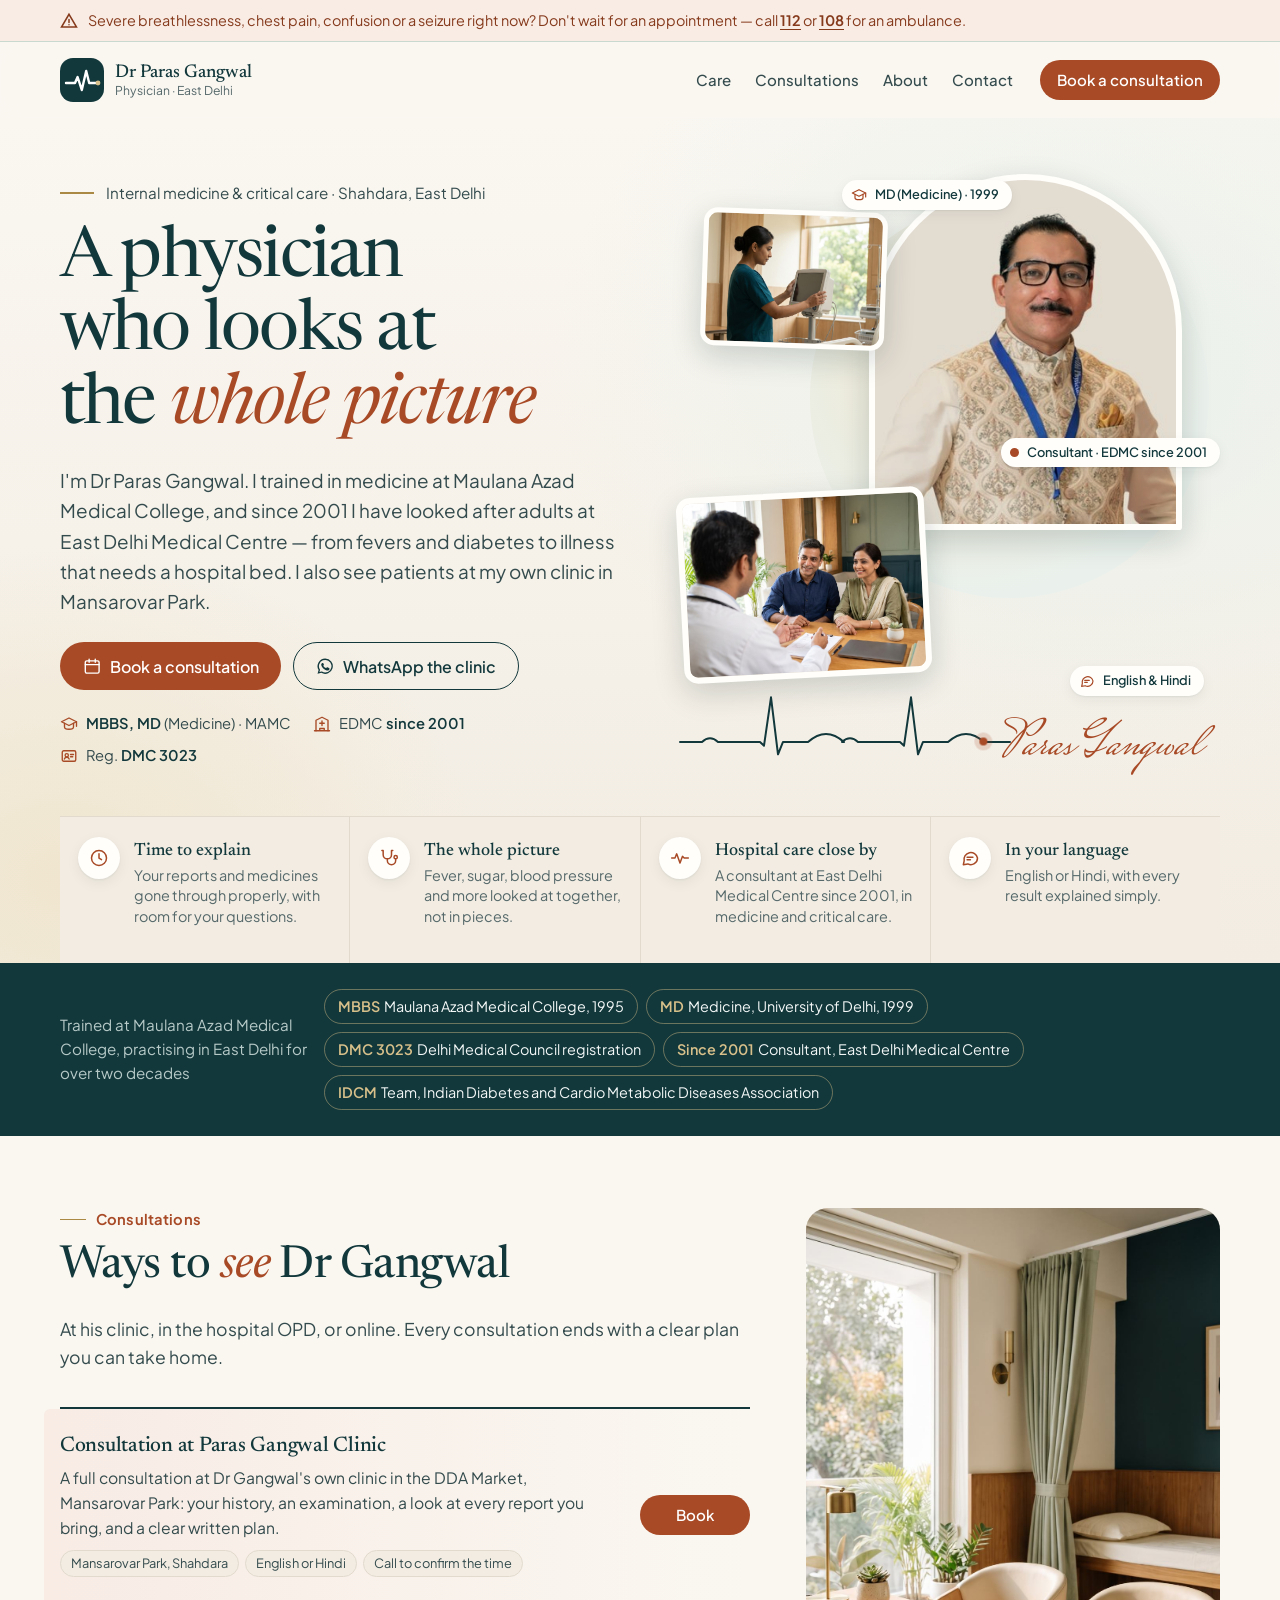
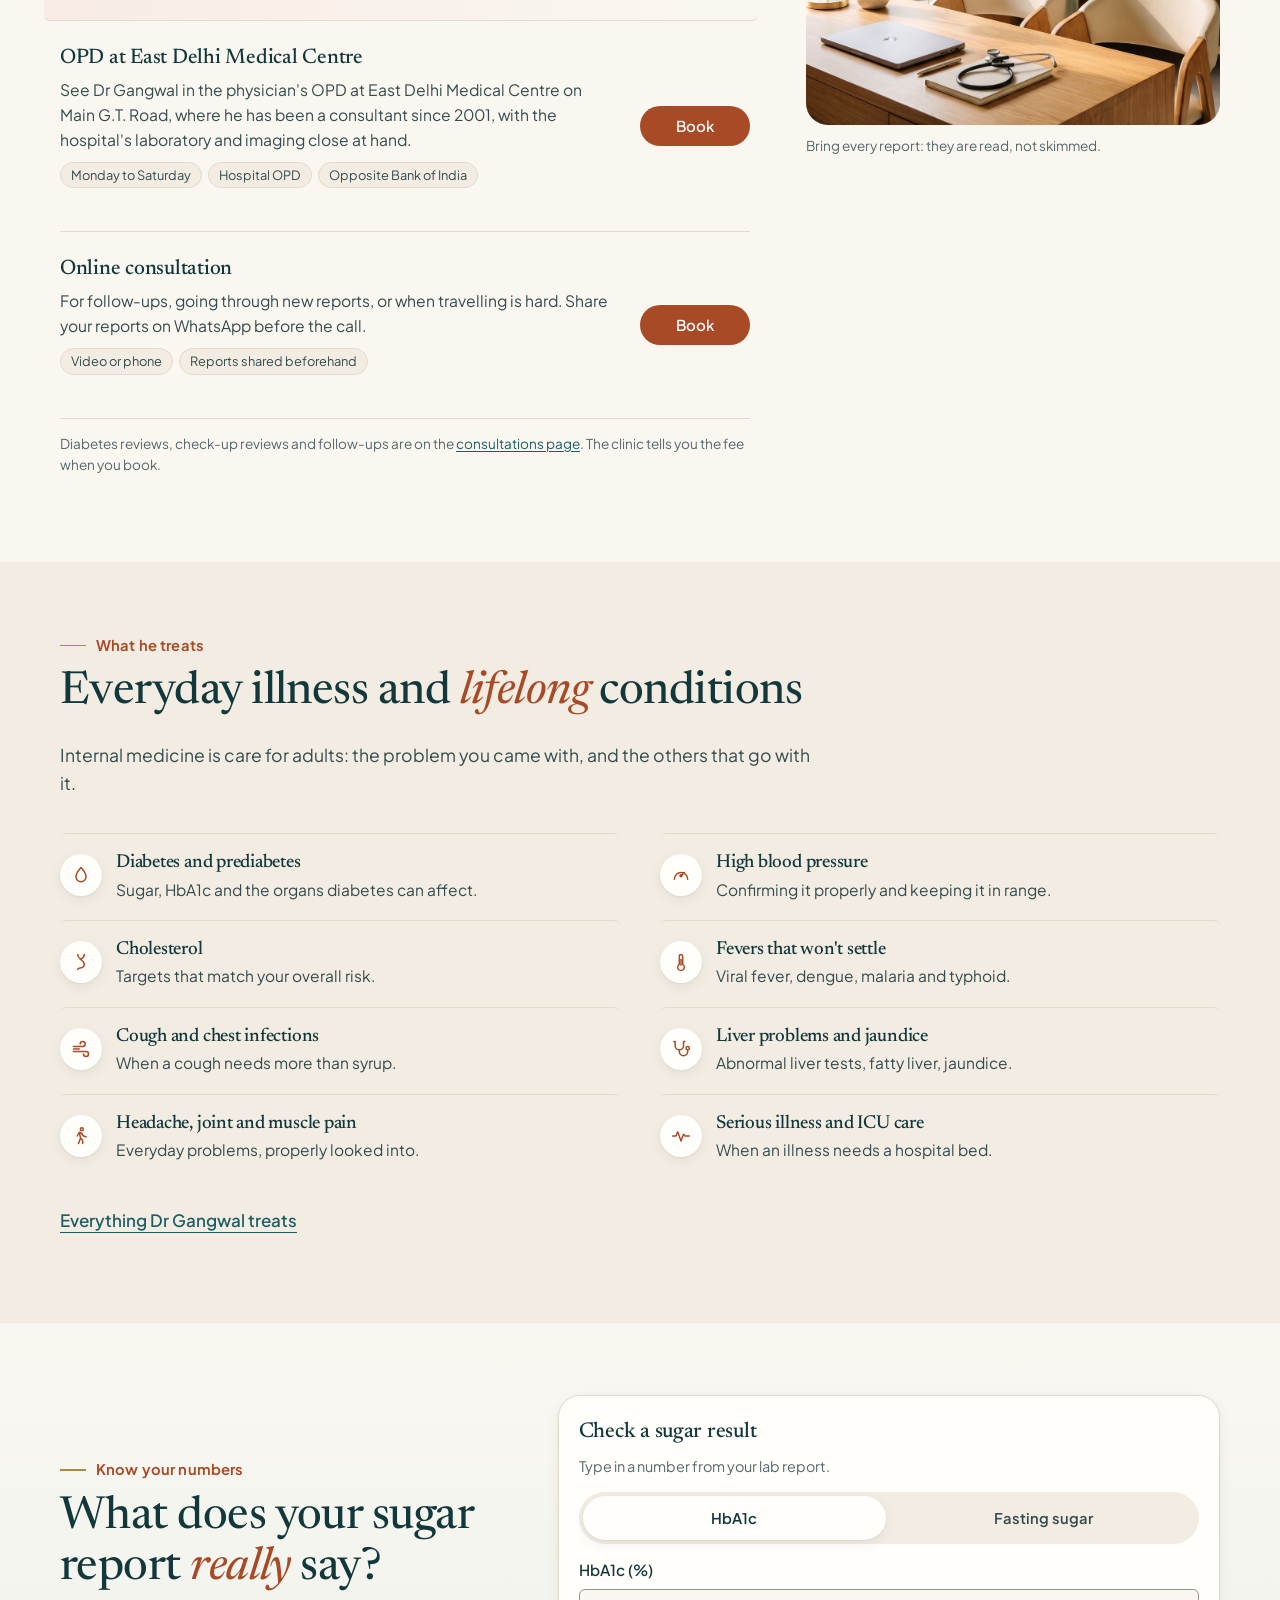
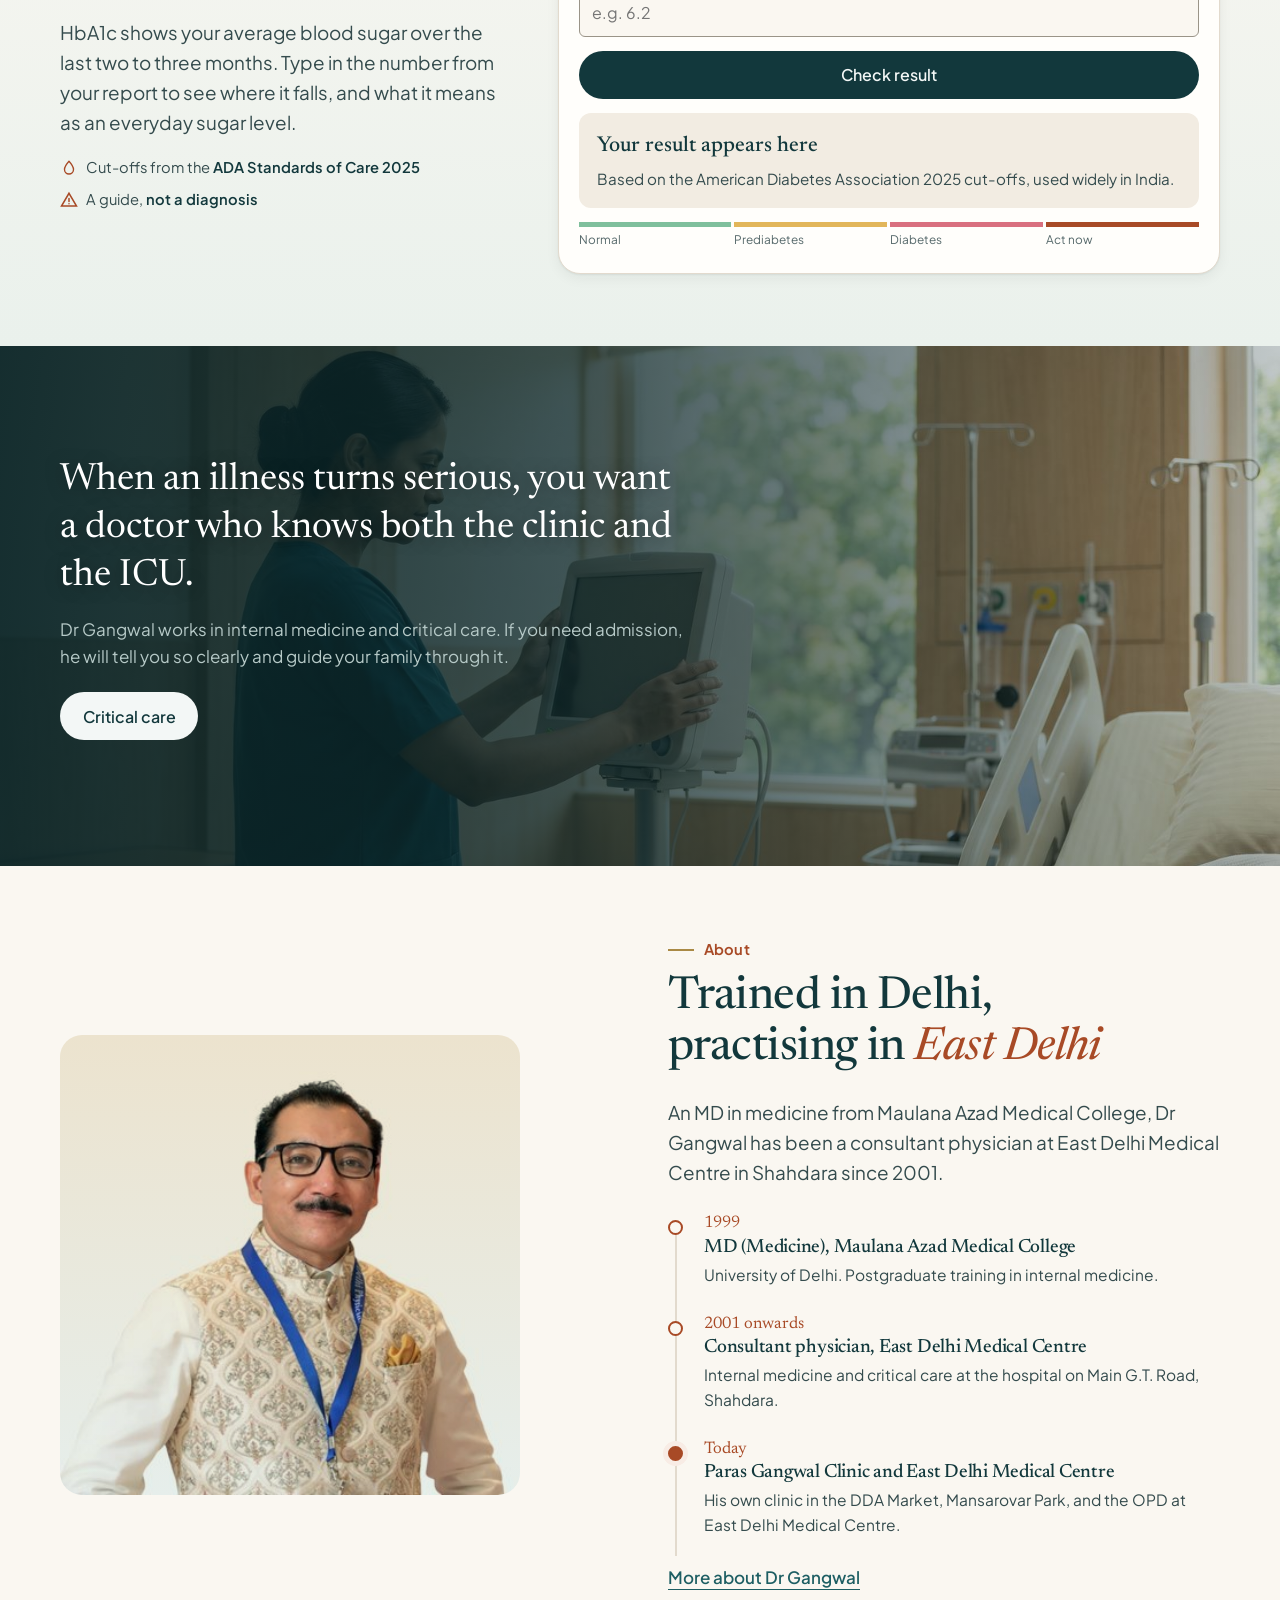
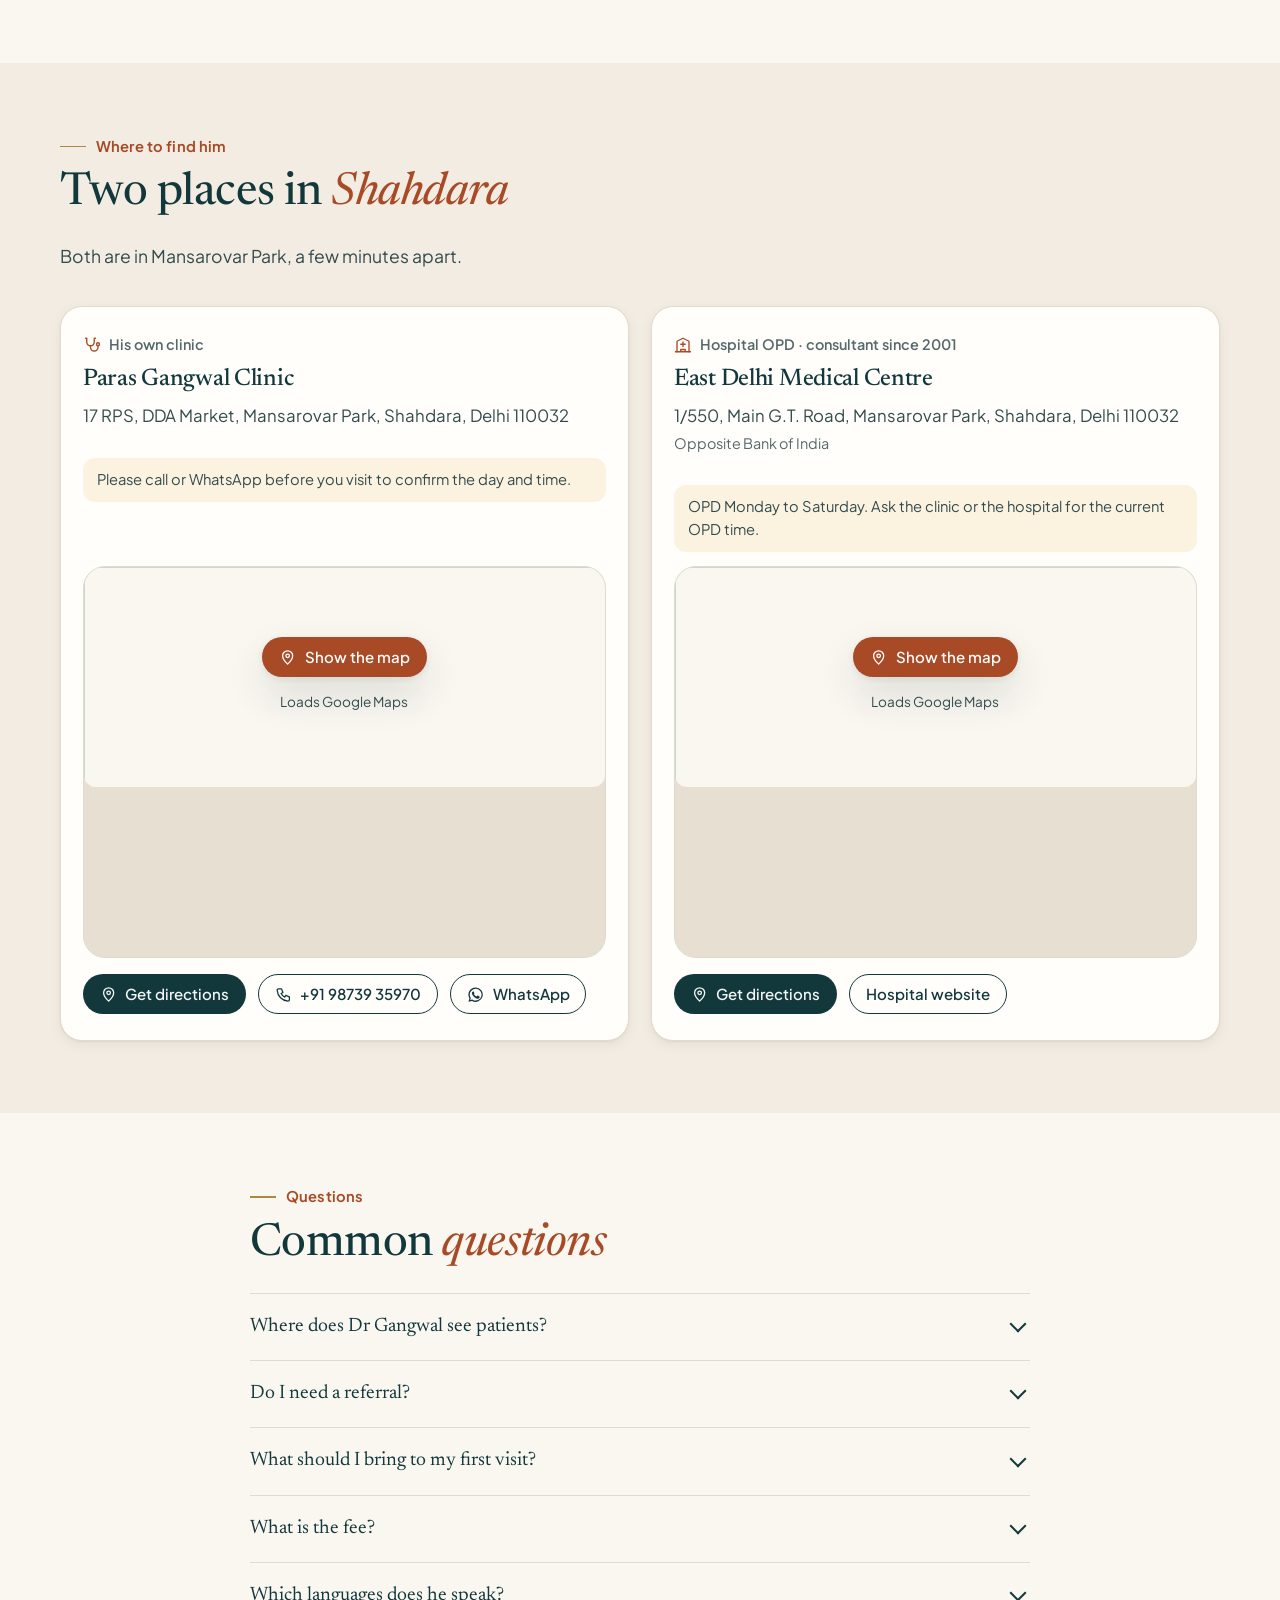
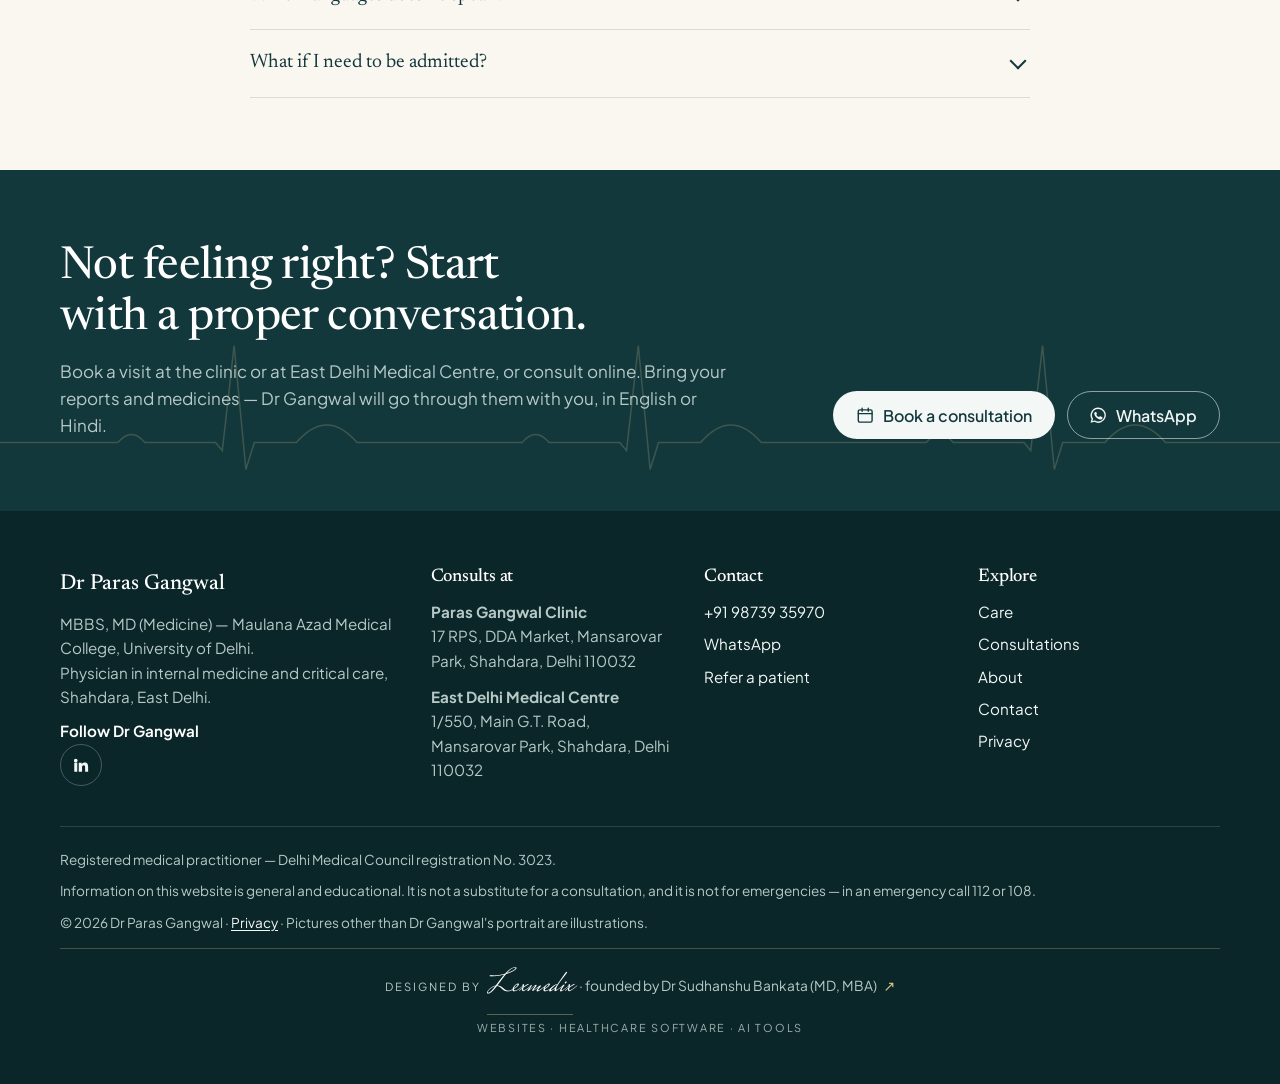
<file: index.html>
<!doctype html>
<html lang="en-IN" data-root="">
<head>
<meta charset="utf-8">
<meta name="viewport" content="width=device-width, initial-scale=1, viewport-fit=cover">
<title>Dr Paras Gangwal · Physician in East Delhi</title>
<meta name="description" content="Dr Paras Gangwal, MD (Medicine): physician in internal medicine and critical care at his clinic in Mansarovar Park and East Delhi Medical Centre.">
<link rel="canonical" href="https://drbankata.github.io/paras-gangwal/">
<meta name="robots" content="noindex, nofollow">
<meta name="theme-color" content="#12383C">
<meta property="og:type" content="website">
<meta property="og:site_name" content="Dr Paras Gangwal · Physician">
<meta property="og:title" content="Dr Paras Gangwal · Physician in East Delhi">
<meta property="og:description" content="Dr Paras Gangwal, MD (Medicine): physician in internal medicine and critical care at his clinic in Mansarovar Park and East Delhi Medical Centre.">
<meta property="og:url" content="https://drbankata.github.io/paras-gangwal/">
<meta property="og:image" content="https://drbankata.github.io/paras-gangwal/assets/img/og-image.jpg">
<meta property="og:image:width" content="1200">
<meta property="og:image:height" content="630">
<meta property="og:locale" content="en_IN">
<meta name="twitter:card" content="summary_large_image">
<link rel="icon" href="assets/img/favicon.svg" type="image/svg+xml">
<link rel="icon" href="assets/img/favicon.png" sizes="32x32" type="image/png">
<link rel="apple-touch-icon" href="assets/img/apple-touch-icon.png">
<link rel="preload" href="assets/fonts/newsreader.woff2" as="font" type="font/woff2" crossorigin>
<link rel="preload" href="assets/fonts/jakarta.woff2" as="font" type="font/woff2" crossorigin>
<link rel="stylesheet" href="assets/css/site.css?v=19ff1a23b8">
<script type="application/ld+json">{"@context": "https://schema.org", "@type": "Physician", "@id": "https://drbankata.github.io/paras-gangwal/#doctor", "name": "Dr Paras Gangwal", "honorificPrefix": "Dr", "url": "https://drbankata.github.io/paras-gangwal/", "image": "https://drbankata.github.io/paras-gangwal/assets/img/paras-gangwal.jpg", "description": "Physician in internal medicine and critical care in East Delhi. MBBS and MD (Medicine), Maulana Azad Medical College, University of Delhi. Delhi Medical Council registration 3023.", "knowsAbout": ["Internal medicine", "Diabetes", "Critical care", "Fevers and infections", "Preventive health checks"], "knowsLanguage": ["en", "hi"], "alumniOf": {"@type": "CollegeOrUniversity", "name": "Maulana Azad Medical College, University of Delhi"}, "hospitalAffiliation": {"@type": "Hospital", "name": "East Delhi Medical Centre", "url": "https://edmc.in/", "address": {"@type": "PostalAddress", "streetAddress": "1/550, Main G.T. Road, Mansarovar Park", "addressLocality": "Shahdara, Delhi", "postalCode": "110032", "addressCountry": "IN"}}, "worksFor": {"@type": "MedicalClinic", "@id": "https://drbankata.github.io/paras-gangwal/#clinic", "name": "Paras Gangwal Clinic", "telephone": "+91-9873935970", "address": {"@type": "PostalAddress", "streetAddress": "17 RPS, DDA Market, Mansarovar Park", "addressLocality": "Shahdara, Delhi", "postalCode": "110032", "addressCountry": "IN"}, "geo": {"@type": "GeoCoordinates", "latitude": 28.6819197, "longitude": 77.2987898}}, "sameAs": ["https://www.linkedin.com/in/paras-gangwal-55a8ba71/", "https://www.practo.com/delhi/doctor/dr-paras-general-physician"]}</script>
<script type="application/ld+json">{"@context": "https://schema.org", "@type": "WebSite", "name": "Dr Paras Gangwal", "url": "https://drbankata.github.io/paras-gangwal/", "inLanguage": "en-IN"}</script>
<script type="application/ld+json">{"@context": "https://schema.org", "@type": "FAQPage", "mainEntity": [{"@type": "Question", "name": "Where does Dr Gangwal see patients?", "acceptedAnswer": {"@type": "Answer", "text": "At his own clinic, Paras Gangwal Clinic, in the DDA Market, Mansarovar Park, and in the OPD of East Delhi Medical Centre on Main G.T. Road, Shahdara. Online consultations are also possible."}}, {"@type": "Question", "name": "Do I need a referral?", "acceptedAnswer": {"@type": "Answer", "text": "No. You can book directly. If another doctor has referred you, bring their note and your reports."}}, {"@type": "Question", "name": "What should I bring to my first visit?", "acceptedAnswer": {"@type": "Answer", "text": "All your recent reports and discharge summaries, your current medicines or their strips, and a list of your questions. For diabetes, bring your sugar readings if you test at home."}}, {"@type": "Question", "name": "What is the fee?", "acceptedAnswer": {"@type": "Answer", "text": "The clinic tells you the fee when you book."}}, {"@type": "Question", "name": "Which languages does he speak?", "acceptedAnswer": {"@type": "Answer", "text": "English and Hindi."}}, {"@type": "Question", "name": "What if I need to be admitted?", "acceptedAnswer": {"@type": "Answer", "text": "If your illness needs hospital care, Dr Gangwal will tell you so clearly and guide you on admission. East Delhi Medical Centre, where he has been a consultant since 2001, is on Main G.T. Road in Shahdara."}}]}</script>
</head>
<body>
<a class="skip" href="#main">Skip to content</a>
<div class="progress" aria-hidden="true"></div>
<aside class="sos" aria-label="Emergency"><div class="wrap"><svg viewBox="0 0 24 24" fill="none" stroke="currentColor" stroke-width="2" stroke-linecap="round" aria-hidden="true"><path d="M12 3 2 20h20L12 3Z"/><path d="M12 10v4M12 17h.01"/></svg><p><span class="long">Severe breathlessness, chest pain, confusion or a seizure right now? Don't wait for an appointment — call</span><span class="short">Very unwell right now? Call</span> <a href="tel:112">112</a> or <a href="tel:108">108</a><span class="long"> for an ambulance</span>.</p></div></aside>
<header class="site-header">
  <div class="wrap head-in">
    <a class="brand" href="./" aria-label="Dr Paras Gangwal — home"><svg class="brand-mark" viewBox="0 0 44 44" aria-hidden="true"><rect width="44" height="44" rx="13" fill="#12383C"/><path d="M6 25h9l2.6-6 4.2 13 4.4-19 3 12H38" fill="none" stroke="#fff" stroke-width="2.4" stroke-linecap="round" stroke-linejoin="round"/><circle cx="38" cy="25" r="2.4" fill="#D8C08A"/></svg><span class="brand-txt"><span class="brand-name">Dr Paras Gangwal</span><span class="brand-sub">Physician · East Delhi</span></span></a>
    <nav id="site-nav" aria-label="Main">
      <ul><li class="nav-home"><a href="" aria-current="page">Home</a></li><li><a href="care/">Care</a></li><li><a href="consultations/">Consultations</a></li><li><a href="about/">About</a></li><li><a href="contact/">Contact</a></li></ul>
      <div class="nav-extra">
        <a class="btn btn-red" href="consultations/#book"><svg viewBox="0 0 24 24" fill="none" stroke="currentColor" stroke-width="1.8" stroke-linecap="round" aria-hidden="true"><rect x="3" y="5" width="18" height="16" rx="2"/><path d="M3 10h18M8 3v4M16 3v4"/></svg>Book a consultation</a>
        <a class="btn btn-line" data-show="whatsapp" href="#"><svg viewBox="0 0 24 24" fill="currentColor" aria-hidden="true"><path d="M12 2a10 10 0 0 0-8.6 15.1L2 22l5-1.3A10 10 0 1 0 12 2Zm0 18.2a8.2 8.2 0 0 1-4.2-1.2l-.3-.2-3 .8.8-2.9-.2-.3A8.2 8.2 0 1 1 12 20.2Zm4.5-6.1c-.2-.1-1.5-.7-1.7-.8-.2-.1-.4-.1-.6.1l-.8 1c-.1.2-.3.2-.5.1a6.7 6.7 0 0 1-3.3-2.9c-.3-.4.2-.4.7-1.3.1-.2 0-.3 0-.4l-.8-1.8c-.2-.5-.4-.4-.6-.4h-.5a1 1 0 0 0-.7.3 3 3 0 0 0-.9 2.2 5.2 5.2 0 0 0 1.1 2.7 11.8 11.8 0 0 0 4.5 4c1.7.7 2.3.8 3.2.7a2.7 2.7 0 0 0 1.8-1.3 2.2 2.2 0 0 0 .2-1.3c-.1-.1-.3-.2-.5-.3Z"/></svg>WhatsApp the clinic</a>
        <a class="btn btn-line" data-show="phone" href="#"><svg viewBox="0 0 24 24" fill="none" stroke="currentColor" stroke-width="1.8" stroke-linecap="round" stroke-linejoin="round" aria-hidden="true"><path d="M5 4h4l2 5-2.5 1.5a11 11 0 0 0 5 5L15 13l5 2v4a2 2 0 0 1-2 2A16 16 0 0 1 3 6a2 2 0 0 1 2-2"/></svg><span data-fill>Call the clinic</span></a>
      </div>
    </nav>
    <a class="btn btn-red btn-s head-cta" href="consultations/#book">Book a consultation</a>
    <button class="menu-btn" type="button" aria-expanded="false" aria-controls="site-nav"><svg viewBox="0 0 24 24" fill="none" stroke="currentColor" stroke-width="1.8" stroke-linecap="round" aria-hidden="true"><path d="M4 7h16M4 12h16M4 17h10"/></svg><span class="sr-only">Open menu</span></button>
  </div>
</header>
<main id="main">
<section class="hero" aria-labelledby="hero-title">
  <div class="wrap">
    <div class="hero-grid">
      <div class="hero-copy">
        <p class="kicker"><span class="rule" aria-hidden="true"></span>Internal medicine &amp; critical care · Shahdara, East Delhi</p>
        <h1 id="hero-title">A physician who looks at the <em>whole picture</em></h1>
        <p class="hero-lede">I'm Dr Paras Gangwal. I trained in medicine at Maulana Azad Medical College, and since 2001 I have looked after adults at East Delhi Medical Centre — from fevers and diabetes to illness that needs a hospital bed. I also see patients at my own clinic in Mansarovar Park.</p>
        <div class="btn-row">
          <a class="btn btn-red" href="consultations/#book"><svg viewBox="0 0 24 24" fill="none" stroke="currentColor" stroke-width="1.8" stroke-linecap="round" aria-hidden="true"><rect x="3" y="5" width="18" height="16" rx="2"/><path d="M3 10h18M8 3v4M16 3v4"/></svg>Book a consultation</a>
          <a class="btn btn-line" data-show="whatsapp" href="#"><svg viewBox="0 0 24 24" fill="currentColor" aria-hidden="true"><path d="M12 2a10 10 0 0 0-8.6 15.1L2 22l5-1.3A10 10 0 1 0 12 2Zm0 18.2a8.2 8.2 0 0 1-4.2-1.2l-.3-.2-3 .8.8-2.9-.2-.3A8.2 8.2 0 1 1 12 20.2Zm4.5-6.1c-.2-.1-1.5-.7-1.7-.8-.2-.1-.4-.1-.6.1l-.8 1c-.1.2-.3.2-.5.1a6.7 6.7 0 0 1-3.3-2.9c-.3-.4.2-.4.7-1.3.1-.2 0-.3 0-.4l-.8-1.8c-.2-.5-.4-.4-.6-.4h-.5a1 1 0 0 0-.7.3 3 3 0 0 0-.9 2.2 5.2 5.2 0 0 0 1.1 2.7 11.8 11.8 0 0 0 4.5 4c1.7.7 2.3.8 3.2.7a2.7 2.7 0 0 0 1.8-1.3 2.2 2.2 0 0 0 .2-1.3c-.1-.1-.3-.2-.5-.3Z"/></svg>WhatsApp the clinic</a>
        </div>
        <ul class="trust">
          <li><svg viewBox="0 0 24 24" fill="none" stroke="currentColor" stroke-width="1.8" stroke-linecap="round" stroke-linejoin="round" aria-hidden="true"><path d="m2 9 10-5 10 5-10 5L2 9Z"/><path d="M6 11v5c0 1.5 2.7 3 6 3s6-1.5 6-3v-5M22 9v6"/></svg><span><b>MBBS, MD</b> (Medicine) · MAMC</span></li>
          <li><svg viewBox="0 0 24 24" fill="none" stroke="currentColor" stroke-width="1.8" stroke-linecap="round" stroke-linejoin="round" aria-hidden="true"><path d="M4 21V7l8-4 8 4v14"/><path d="M2 21h20M12 8v6M9 11h6M9 21v-3h6v3"/></svg><span>EDMC <b>since 2001</b></span></li>
          <li><svg viewBox="0 0 24 24" fill="none" stroke="currentColor" stroke-width="1.8" stroke-linecap="round" stroke-linejoin="round" aria-hidden="true"><rect x="3" y="5" width="18" height="14" rx="2"/><circle cx="9" cy="11" r="2.2"/><path d="M5.8 16c.6-1.6 1.8-2.4 3.2-2.4s2.6.8 3.2 2.4M14 10h4M14 13h3"/></svg><span>Reg. <b>DMC 3023</b></span></li>
        </ul>
      </div>
      <div class="collage">
        <div class="sun" aria-hidden="true"></div>
        <figure class="c-portrait"><img src="assets/img/paras-gangwal.jpg" alt="Portrait of Dr Paras Gangwal" width="400" height="400"></figure>
        <figure class="c-consult"><img src="assets/img/photos/consult.jpg" alt="A physician going through a blood report with a couple" width="1400" height="930"></figure>
        <figure class="c-icu"><img src="assets/img/photos/icu.jpg" alt="A nurse at a bedside monitor in an intensive care unit" width="1600" height="785" loading="lazy" decoding="async"></figure>
        <span class="hchip hchip-a"><span class="pulse-dot" aria-hidden="true"></span>Consultant · EDMC since 2001</span>
        <span class="hchip hchip-b"><svg viewBox="0 0 24 24" fill="none" stroke="currentColor" stroke-width="1.8" stroke-linecap="round" stroke-linejoin="round" aria-hidden="true"><path d="m2 9 10-5 10 5-10 5L2 9Z"/><path d="M6 11v5c0 1.5 2.7 3 6 3s6-1.5 6-3v-5M22 9v6"/></svg>MD (Medicine) · 1999</span>
        <span class="hchip hchip-c"><svg viewBox="0 0 24 24" fill="none" stroke="currentColor" stroke-width="1.8" stroke-linecap="round" stroke-linejoin="round" aria-hidden="true"><path d="M21 12a8 8 0 0 1-11.6 7.1L4 20l1-4.6A8 8 0 1 1 21 12Z"/><path d="M8.5 11h7M8.5 14h4"/></svg>English &amp; Hindi</span>
        <svg class="c-trace" viewBox="0 0 540 96" aria-hidden="true"><path id="tr-c" class="ecg-line" vector-effect="non-scaling-stroke" d="M0,64 L22,64 q8,-7.4 16,0 L80,64 l4,3.7 l7,-48.4 l7,57.0 l5,-12.4 L128,64 q18,-16.1 36,0 L162,64 q8,-7.4 16,0 L220,64 l4,3.7 l7,-48.4 l7,57.0 l5,-12.4 L268,64 q18,-16.1 36,0 L330,64"/><text class="ecg-sig" x="322" y="76">Paras Gangwal</text><g class="ecg-runner"><circle class="ecg-halo" r="9"/><circle class="ecg-dot" r="4"/><animateMotion dur="2.4s" repeatCount="indefinite" rotate="0"><mpath href="#tr-c"/></animateMotion></g></svg>
      </div>
    </div>
    <div class="benefits"><div><span class="ico"><svg viewBox="0 0 24 24" fill="none" stroke="currentColor" stroke-width="1.8" stroke-linecap="round" aria-hidden="true"><circle cx="12" cy="12" r="9"/><path d="M12 7v5l3 2"/></svg></span><p><b>Time to explain</b><span>Your reports and medicines gone through properly, with room for your questions.</span></p></div><div><span class="ico"><svg viewBox="0 0 24 24" fill="none" stroke="currentColor" stroke-width="1.8" stroke-linecap="round" stroke-linejoin="round" aria-hidden="true"><path d="M5 3v5a5 5 0 0 0 10 0V3M5 3H3.5M15 3h1.5M10 13v2a5 5 0 0 0 10 0v-2"/><circle cx="20" cy="11" r="2"/></svg></span><p><b>The whole picture</b><span>Fever, sugar, blood pressure and more looked at together, not in pieces.</span></p></div><div><span class="ico"><svg viewBox="0 0 24 24" fill="none" stroke="currentColor" stroke-width="1.8" stroke-linecap="round" stroke-linejoin="round" aria-hidden="true"><path d="M2 12h4l2-5 4 11 3-8 2 2h5"/></svg></span><p><b>Hospital care close by</b><span>A consultant at East Delhi Medical Centre since 2001, in medicine and critical care.</span></p></div><div><span class="ico"><svg viewBox="0 0 24 24" fill="none" stroke="currentColor" stroke-width="1.8" stroke-linecap="round" stroke-linejoin="round" aria-hidden="true"><path d="M21 12a8 8 0 0 1-11.6 7.1L4 20l1-4.6A8 8 0 1 1 21 12Z"/><path d="M8.5 11h7M8.5 14h4"/></svg></span><p><b>In your language</b><span>English or Hindi, with every result explained simply.</span></p></div></div>
  </div>
</section>

<section class="creds-band" aria-label="Qualifications">
  <div class="wrap"><p>Trained at Maulana Azad Medical College, practising in East Delhi for over two decades</p><ul class="creds-list"><li><b>MBBS</b>Maulana Azad Medical College, 1995</li><li><b>MD</b>Medicine, University of Delhi, 1999</li><li><b>DMC 3023</b>Delhi Medical Council registration</li><li><b>Since 2001</b>Consultant, East Delhi Medical Centre</li><li><b>IDCM</b>Team, Indian Diabetes and Cardio Metabolic Diseases Association</li></ul></div>
</section>

<section class="section" aria-labelledby="ways">
  <div class="wrap">
    <div class="split split-wide">
      <div>
        <div class="sec-head"><p class="kick">Consultations</p><h2 id="ways">Ways to <em>see</em> Dr Gangwal</h2><p>At his clinic, in the hospital OPD, or online. Every consultation ends with a clear plan you can take home.</p></div>
        <div class="fees"><div class="fee is-featured" id="svc-clinic">
  <div class="fee-main"><h3>Consultation at Paras Gangwal Clinic</h3><p>A full consultation at Dr Gangwal&#x27;s own clinic in the DDA Market, Mansarovar Park: your history, an examination, a look at every report you bring, and a clear written plan.</p><ul class="fee-tags"><li>Mansarovar Park, Shahdara</li><li>English or Hindi</li><li>Call to confirm the time</li></ul></div>
  <div class="fee-act"><a class="btn btn-red btn-s" href="consultations/?service=clinic#book" data-book="clinic">Book</a><a class="btn btn-line btn-s" data-pay="clinic" href="#" hidden>Pay online</a><a class="btn btn-line btn-s" data-upi="clinic" href="#" hidden>Pay by UPI</a></div>
</div><div class="fee" id="svc-edmc">
  <div class="fee-main"><h3>OPD at East Delhi Medical Centre</h3><p>See Dr Gangwal in the physician&#x27;s OPD at East Delhi Medical Centre on Main G.T. Road, where he has been a consultant since 2001, with the hospital&#x27;s laboratory and imaging close at hand.</p><ul class="fee-tags"><li>Monday to Saturday</li><li>Hospital OPD</li><li>Opposite Bank of India</li></ul></div>
  <div class="fee-act"><a class="btn btn-red btn-s" href="consultations/?service=edmc#book" data-book="edmc">Book</a><a class="btn btn-line btn-s" data-pay="edmc" href="#" hidden>Pay online</a><a class="btn btn-line btn-s" data-upi="edmc" href="#" hidden>Pay by UPI</a></div>
</div><div class="fee" id="svc-online">
  <div class="fee-main"><h3>Online consultation</h3><p>For follow-ups, going through new reports, or when travelling is hard. Share your reports on WhatsApp before the call.</p><ul class="fee-tags"><li>Video or phone</li><li>Reports shared beforehand</li></ul></div>
  <div class="fee-act"><a class="btn btn-red btn-s" href="consultations/?service=online#book" data-book="online">Book</a><a class="btn btn-line btn-s" data-pay="online" href="#" hidden>Pay online</a><a class="btn btn-line btn-s" data-upi="online" href="#" hidden>Pay by UPI</a></div>
</div></div>
        <p class="sample-note">Diabetes reviews, check-up reviews and follow-ups are on the <a href="consultations/">consultations page</a>. The clinic tells you the fee when you book.</p>
      </div>
      <div>
        <figure class="photo" style="aspect-ratio:4/5"><img src="assets/img/photos/clinic.jpg" alt="A bright, modern doctor&#x27;s consulting room" width="1100" height="1311" loading="lazy" decoding="async" style="object-position:center 40%"></figure>
        <p class="photo-cap">Bring every report: they are read, not skimmed.</p>
      </div>
    </div>
  </div>
</section>

<section class="section panel" aria-labelledby="when">
  <div class="wrap">
    <div class="sec-head"><p class="kick">What he treats</p><h2 id="when">Everyday illness and <em>lifelong</em> conditions</h2><p>Internal medicine is care for adults: the problem you came with, and the others that go with it.</p></div>
    <div class="cond-grid"><a class="cond cond-link" href="care/#diabetes"><span class="cico"><svg viewBox="0 0 24 24" fill="none" stroke="currentColor" stroke-width="1.8" stroke-linecap="round" stroke-linejoin="round" aria-hidden="true"><path d="M12 3s6 6.6 6 11a6 6 0 0 1-12 0c0-4.4 6-11 6-11Z"/></svg></span><span><h3>Diabetes and prediabetes</h3><p>Sugar, HbA1c and the organs diabetes can affect.</p></span></a><a class="cond cond-link" href="care/#diabetes"><span class="cico"><svg viewBox="0 0 24 24" fill="none" stroke="currentColor" stroke-width="1.8" stroke-linecap="round" stroke-linejoin="round" aria-hidden="true"><path d="M4 17a8 8 0 1 1 16 0"/><path d="m12 13 4-4"/><circle cx="12" cy="13" r="1.2"/></svg></span><span><h3>High blood pressure</h3><p>Confirming it properly and keeping it in range.</p></span></a><a class="cond cond-link" href="care/#diabetes"><span class="cico"><svg viewBox="0 0 24 24" fill="none" stroke="currentColor" stroke-width="1.8" stroke-linecap="round" aria-hidden="true"><path d="M8 3c0 6 8 6 8 12s-8 3-8 6M16 3c0 4-3 5-5 6"/></svg></span><span><h3>Cholesterol</h3><p>Targets that match your overall risk.</p></span></a><a class="cond cond-link" href="care/#fever"><span class="cico"><svg viewBox="0 0 24 24" fill="none" stroke="currentColor" stroke-width="1.8" stroke-linecap="round" stroke-linejoin="round" aria-hidden="true"><path d="M14 14.8V5a2 2 0 0 0-4 0v9.8a4 4 0 1 0 4 0Z"/><path d="M12 9v7"/></svg></span><span><h3>Fevers that won&#x27;t settle</h3><p>Viral fever, dengue, malaria and typhoid.</p></span></a><a class="cond cond-link" href="care/#fever"><span class="cico"><svg viewBox="0 0 24 24" fill="none" stroke="currentColor" stroke-width="1.8" stroke-linecap="round" aria-hidden="true"><path d="M3 9h11a3 3 0 1 0-3-3M3 15h15a3 3 0 1 1-3 3M3 12h7"/></svg></span><span><h3>Cough and chest infections</h3><p>When a cough needs more than syrup.</p></span></a><a class="cond cond-link" href="care/#medicine"><span class="cico"><svg viewBox="0 0 24 24" fill="none" stroke="currentColor" stroke-width="1.8" stroke-linecap="round" stroke-linejoin="round" aria-hidden="true"><path d="M5 3v5a5 5 0 0 0 10 0V3M5 3H3.5M15 3h1.5M10 13v2a5 5 0 0 0 10 0v-2"/><circle cx="20" cy="11" r="2"/></svg></span><span><h3>Liver problems and jaundice</h3><p>Abnormal liver tests, fatty liver, jaundice.</p></span></a><a class="cond cond-link" href="care/#medicine"><span class="cico"><svg viewBox="0 0 24 24" fill="none" stroke="currentColor" stroke-width="1.8" stroke-linecap="round" stroke-linejoin="round" aria-hidden="true"><circle cx="13" cy="4" r="1.8"/><path d="m9 21 2.5-6.5L14 17v4M7.5 12l2.5-4.5 3 1.5 2 3 3 1M11.5 14.5 10 8"/></svg></span><span><h3>Headache, joint and muscle pain</h3><p>Everyday problems, properly looked into.</p></span></a><a class="cond cond-link" href="care/#critical"><span class="cico"><svg viewBox="0 0 24 24" fill="none" stroke="currentColor" stroke-width="1.8" stroke-linecap="round" stroke-linejoin="round" aria-hidden="true"><path d="M2 12h4l2-5 4 11 3-8 2 2h5"/></svg></span><span><h3>Serious illness and ICU care</h3><p>When an illness needs a hospital bed.</p></span></a></div>
    <p style="margin-top:26px"><a class="link-arrow" href="care/">Everything Dr Gangwal treats</a></p>
  </div>
</section>

<section class="section bp-band" aria-labelledby="sg-h2">
  <div class="wrap">
    <div class="split split-narrow v-center">
      <div>
        <p class="kick">Know your numbers</p>
        <h2 id="sg-h2">What does your sugar report <em>really</em> say?</h2>
        <p class="lede">HbA1c shows your average blood sugar over the last two to three months. Type in the number from your report to see where it falls, and what it means as an everyday sugar level.</p>
        <ul class="trust" style="margin-top:6px">
          <li><svg viewBox="0 0 24 24" fill="none" stroke="currentColor" stroke-width="1.8" stroke-linecap="round" stroke-linejoin="round" aria-hidden="true"><path d="M12 3s6 6.6 6 11a6 6 0 0 1-12 0c0-4.4 6-11 6-11Z"/></svg><span>Cut-offs from the <b>ADA Standards of Care 2025</b></span></li>
          <li><svg viewBox="0 0 24 24" fill="none" stroke="currentColor" stroke-width="2" stroke-linecap="round" aria-hidden="true"><path d="M12 3 2 20h20L12 3Z"/><path d="M12 10v4M12 17h.01"/></svg><span>A guide, <b>not a diagnosis</b></span></li>
        </ul>
      </div>
      <form class="bp-tool sugar-tool" id="sugar-form" aria-labelledby="sg-h" novalidate>
        <h3 id="sg-h">Check a sugar result</h3>
        <p class="small muted" style="margin:0">Type in a number from your lab report.</p>
        <div class="sugar-tabs" role="group" aria-label="Which test?"><button type="button" data-sugar="a1c" aria-pressed="true">HbA1c</button><button type="button" data-sugar="fpg" aria-pressed="false">Fasting sugar</button></div>
        <div class="bp-inputs">
          <div class="field" data-sugar-field="a1c"><label for="sg-a1c">HbA1c (%)</label><input id="sg-a1c" name="a1c" inputmode="decimal" maxlength="4" placeholder="e.g. 6.2"></div>
          <div class="field" data-sugar-field="fpg" hidden><label for="sg-fpg">Fasting blood sugar (mg/dL)</label><input id="sg-fpg" name="fpg" inputmode="numeric" maxlength="3" placeholder="e.g. 104"></div>
        </div>
        <button class="btn btn-ink" type="submit" style="width:100%;margin-bottom:14px">Check result</button>
        <div class="bp-out" id="sugar-out" aria-live="polite"><b>Your result appears here</b><p>Based on the American Diabetes Association 2025 cut-offs, used widely in India.</p></div>
        <div class="bp-scale" aria-hidden="true"><span>Normal</span><span>Prediabetes</span><span>Diabetes</span><span>Act now</span></div>
      </form>
    </div>
  </div>
</section>

<section class="vband" aria-label="Critical care">
  <div class="vband-media"><img src="assets/img/photos/icu.jpg" alt="" width="1600" height="785" loading="lazy" decoding="async"></div>
  <div class="wrap vband-copy">
    <p class="vb-line">When an illness turns serious, you want a doctor who knows both the clinic and the ICU.</p>
    <p class="vb-sub">Dr Gangwal works in internal medicine and critical care. If you need admission, he will tell you so clearly and guide your family through it.</p>
    <p style="margin-top:22px"><a class="btn btn-light" href="care/#critical">Critical care</a></p>
  </div>
</section>

<section class="section" aria-labelledby="story">
  <div class="wrap">
    <div class="split v-center">
      <figure class="photo photo-plain" style="aspect-ratio:1/1;max-width:460px"><img src="assets/img/paras-gangwal.jpg" alt="Dr Paras Gangwal" width="400" height="400" loading="lazy" decoding="async"></figure>
      <div>
        <p class="kick">About</p>
        <h2 id="story">Trained in Delhi, practising in <em>East Delhi</em></h2>
        <p class="lede">An MD in medicine from Maulana Azad Medical College, Dr Gangwal has been a consultant physician at East Delhi Medical Centre in Shahdara since 2001.</p>
        <ol class="chapters" style="margin-top:26px"><li><span class="yr">1999</span><h3>MD (Medicine), Maulana Azad Medical College</h3><p>University of Delhi. Postgraduate training in internal medicine.</p></li><li><span class="yr">2001 onwards</span><h3>Consultant physician, East Delhi Medical Centre</h3><p>Internal medicine and critical care at the hospital on Main G.T. Road, Shahdara.</p></li><li class="now"><span class="yr">Today</span><h3>Paras Gangwal Clinic and East Delhi Medical Centre</h3><p>His own clinic in the DDA Market, Mansarovar Park, and the OPD at East Delhi Medical Centre.</p></li></ol>
        <a class="link-arrow" href="about/">More about Dr Gangwal</a>
      </div>
    </div>
  </div>
</section>

<section class="section panel" id="visit" aria-labelledby="visit-h">
  <div class="wrap">
    <div class="sec-head"><p class="kick">Where to find him</p><h2 id="visit-h">Two places in <em>Shahdara</em></h2><p>Both are in Mansarovar Park, a few minutes apart.</p></div>
    <div class="places">
  <article class="place">
    <span class="place-kicker"><svg viewBox="0 0 24 24" fill="none" stroke="currentColor" stroke-width="1.8" stroke-linecap="round" stroke-linejoin="round" aria-hidden="true"><path d="M5 3v5a5 5 0 0 0 10 0V3M5 3H3.5M15 3h1.5M10 13v2a5 5 0 0 0 10 0v-2"/><circle cx="20" cy="11" r="2"/></svg>His own clinic</span>
    <h3>Paras Gangwal Clinic</h3>
    <address class="addr">17 RPS, DDA Market, Mansarovar Park, Shahdara, Delhi 110032</address>
    <p class="note">Please call or WhatsApp before you visit to confirm the day and time.</p>
    <div class="map"><div class="map-load ecg-paper"><div><button class="btn btn-red btn-s" type="button" data-map="https://www.google.com/maps?q=28.6819197,77.2987898&z=17&output=embed" data-title="Map to Paras Gangwal Clinic"><svg viewBox="0 0 24 24" fill="none" stroke="currentColor" stroke-width="1.8" stroke-linecap="round" stroke-linejoin="round" aria-hidden="true"><path d="M12 21s-7-6.2-7-11.5A7 7 0 0 1 19 9.5C19 14.8 12 21 12 21Z"/><circle cx="12" cy="9.5" r="2.5"/></svg>Show the map</button><p>Loads Google Maps</p></div></div></div>
    <div class="btn-row"><a class="btn btn-ink btn-s" href="https://www.google.com/maps/dir/?api=1&destination=28.6819197%2C77.2987898" target="_blank" rel="noopener"><svg viewBox="0 0 24 24" fill="none" stroke="currentColor" stroke-width="1.8" stroke-linecap="round" stroke-linejoin="round" aria-hidden="true"><path d="M12 21s-7-6.2-7-11.5A7 7 0 0 1 19 9.5C19 14.8 12 21 12 21Z"/><circle cx="12" cy="9.5" r="2.5"/></svg>Get directions</a><a class="btn btn-line btn-s" data-show="phone" href="#"><svg viewBox="0 0 24 24" fill="none" stroke="currentColor" stroke-width="1.8" stroke-linecap="round" stroke-linejoin="round" aria-hidden="true"><path d="M5 4h4l2 5-2.5 1.5a11 11 0 0 0 5 5L15 13l5 2v4a2 2 0 0 1-2 2A16 16 0 0 1 3 6a2 2 0 0 1 2-2"/></svg><span data-fill>Call</span></a><a class="btn btn-line btn-s" data-show="whatsapp" href="#"><svg viewBox="0 0 24 24" fill="currentColor" aria-hidden="true"><path d="M12 2a10 10 0 0 0-8.6 15.1L2 22l5-1.3A10 10 0 1 0 12 2Zm0 18.2a8.2 8.2 0 0 1-4.2-1.2l-.3-.2-3 .8.8-2.9-.2-.3A8.2 8.2 0 1 1 12 20.2Zm4.5-6.1c-.2-.1-1.5-.7-1.7-.8-.2-.1-.4-.1-.6.1l-.8 1c-.1.2-.3.2-.5.1a6.7 6.7 0 0 1-3.3-2.9c-.3-.4.2-.4.7-1.3.1-.2 0-.3 0-.4l-.8-1.8c-.2-.5-.4-.4-.6-.4h-.5a1 1 0 0 0-.7.3 3 3 0 0 0-.9 2.2 5.2 5.2 0 0 0 1.1 2.7 11.8 11.8 0 0 0 4.5 4c1.7.7 2.3.8 3.2.7a2.7 2.7 0 0 0 1.8-1.3 2.2 2.2 0 0 0 .2-1.3c-.1-.1-.3-.2-.5-.3Z"/></svg>WhatsApp</a></div>
  </article>
  <article class="place">
    <span class="place-kicker"><svg viewBox="0 0 24 24" fill="none" stroke="currentColor" stroke-width="1.8" stroke-linecap="round" stroke-linejoin="round" aria-hidden="true"><path d="M4 21V7l8-4 8 4v14"/><path d="M2 21h20M12 8v6M9 11h6M9 21v-3h6v3"/></svg>Hospital OPD · consultant since 2001</span>
    <h3>East Delhi Medical Centre</h3>
    <address class="addr">1/550, Main G.T. Road, Mansarovar Park, Shahdara, Delhi 110032<br><span class="muted small">Opposite Bank of India</span></address>
    <p class="note">OPD Monday to Saturday. Ask the clinic or the hospital for the current OPD time.</p>
    <div class="map"><div class="map-load ecg-paper"><div><button class="btn btn-red btn-s" type="button" data-map="https://www.google.com/maps?q=East+Delhi+Medical+Centre,+Main+GT+Road,+Mansarovar+Park,+Shahdara,+Delhi+110032&output=embed" data-title="Map to East Delhi Medical Centre"><svg viewBox="0 0 24 24" fill="none" stroke="currentColor" stroke-width="1.8" stroke-linecap="round" stroke-linejoin="round" aria-hidden="true"><path d="M12 21s-7-6.2-7-11.5A7 7 0 0 1 19 9.5C19 14.8 12 21 12 21Z"/><circle cx="12" cy="9.5" r="2.5"/></svg>Show the map</button><p>Loads Google Maps</p></div></div></div>
    <div class="btn-row"><a class="btn btn-ink btn-s" href="https://www.google.com/maps/dir/?api=1&destination=East+Delhi+Medical+Centre+Mansarovar+Park+Shahdara+Delhi" target="_blank" rel="noopener"><svg viewBox="0 0 24 24" fill="none" stroke="currentColor" stroke-width="1.8" stroke-linecap="round" stroke-linejoin="round" aria-hidden="true"><path d="M12 21s-7-6.2-7-11.5A7 7 0 0 1 19 9.5C19 14.8 12 21 12 21Z"/><circle cx="12" cy="9.5" r="2.5"/></svg>Get directions</a><a class="btn btn-line btn-s" href="https://edmc.in/" target="_blank" rel="noopener">Hospital website<span class="sr-only"> (opens in a new tab)</span></a></div>
  </article>
</div>
  </div>
</section>

<section class="section" aria-labelledby="faq-h"><div class="wrap wrap-n"><p class="kick">Questions</p><h2 id="faq-h">Common <em>questions</em></h2><div class="faq"><details><summary>Where does Dr Gangwal see patients?</summary><div class="ans"><p>At his own clinic, Paras Gangwal Clinic, in the DDA Market, Mansarovar Park, and in the OPD of East Delhi Medical Centre on Main G.T. Road, Shahdara. Online consultations are also possible.</p></div></details><details><summary>Do I need a referral?</summary><div class="ans"><p>No. You can book directly. If another doctor has referred you, bring their note and your reports.</p></div></details><details><summary>What should I bring to my first visit?</summary><div class="ans"><p>All your recent reports and discharge summaries, your current medicines or their strips, and a list of your questions. For diabetes, bring your sugar readings if you test at home.</p></div></details><details><summary>What is the fee?</summary><div class="ans"><p>The clinic tells you the fee when you book.</p></div></details><details><summary>Which languages does he speak?</summary><div class="ans"><p>English and Hindi.</p></div></details><details><summary>What if I need to be admitted?</summary><div class="ans"><p>If your illness needs hospital care, Dr Gangwal will tell you so clearly and guide you on admission. East Delhi Medical Centre, where he has been a consultant since 2001, is on Main G.T. Road in Shahdara.</p></div></details></div></div></section>

<section class="close-band">
  <svg class="trace-bg" viewBox="0 0 760 120" aria-hidden="true" preserveAspectRatio="none"><path vector-effect="non-scaling-stroke" d="M0,90 L70,90 q8,-9.6 16,0 L128,90 l4,4.8 l7,-62.4 l7,73.6 l5,-16.0 L176,90 q18,-20.8 36,0 L310,90 q8,-9.6 16,0 L368,90 l4,4.8 l7,-62.4 l7,73.6 l5,-16.0 L416,90 q18,-20.8 36,0 L550,90 q8,-9.6 16,0 L608,90 l4,4.8 l7,-62.4 l7,73.6 l5,-16.0 L656,90 q18,-20.8 36,0 L760,90"/></svg>
  <div class="wrap">
    <div><h2>Not feeling right? Start with a proper conversation.</h2><p style="margin-top:14px">Book a visit at the clinic or at East Delhi Medical Centre, or consult online. Bring your reports and medicines — Dr Gangwal will go through them with you, in English or Hindi.</p></div>
    <div class="btn-row"><a class="btn btn-light" href="consultations/#book"><svg viewBox="0 0 24 24" fill="none" stroke="currentColor" stroke-width="1.8" stroke-linecap="round" aria-hidden="true"><rect x="3" y="5" width="18" height="16" rx="2"/><path d="M3 10h18M8 3v4M16 3v4"/></svg>Book a consultation</a><a class="btn btn-ghost-light" data-show="whatsapp" href="#"><svg viewBox="0 0 24 24" fill="currentColor" aria-hidden="true"><path d="M12 2a10 10 0 0 0-8.6 15.1L2 22l5-1.3A10 10 0 1 0 12 2Zm0 18.2a8.2 8.2 0 0 1-4.2-1.2l-.3-.2-3 .8.8-2.9-.2-.3A8.2 8.2 0 1 1 12 20.2Zm4.5-6.1c-.2-.1-1.5-.7-1.7-.8-.2-.1-.4-.1-.6.1l-.8 1c-.1.2-.3.2-.5.1a6.7 6.7 0 0 1-3.3-2.9c-.3-.4.2-.4.7-1.3.1-.2 0-.3 0-.4l-.8-1.8c-.2-.5-.4-.4-.6-.4h-.5a1 1 0 0 0-.7.3 3 3 0 0 0-.9 2.2 5.2 5.2 0 0 0 1.1 2.7 11.8 11.8 0 0 0 4.5 4c1.7.7 2.3.8 3.2.7a2.7 2.7 0 0 0 1.8-1.3 2.2 2.2 0 0 0 .2-1.3c-.1-.1-.3-.2-.5-.3Z"/></svg>WhatsApp</a></div>
  </div>
</section>
</main>
<footer class="site-footer">
  <div class="wrap">
    <div class="foot-grid">
      <div class="foot-brand">
        <span class="brand-name">Dr Paras Gangwal</span>
        <p>MBBS, MD (Medicine) — Maulana Azad Medical College, University of Delhi.<br>Physician in internal medicine and critical care, Shahdara, East Delhi.</p>
        <p class="foot-follow">Follow Dr Gangwal</p>
        <ul class="socials" aria-label="Follow Dr Paras Gangwal">
          <li><a data-show="linkedin" href="https://www.linkedin.com/in/paras-gangwal-55a8ba71/" target="_blank" rel="noopener" aria-label="LinkedIn (opens in a new tab)" title="LinkedIn"><svg viewBox="0 0 24 24" fill="currentColor" aria-hidden="true"><path d="M4.98 3.5a2.5 2.5 0 1 1 0 5 2.5 2.5 0 0 1 0-5ZM3 9h4v12H3zM9 9h3.8v1.7h.1a4.2 4.2 0 0 1 3.8-2c4 0 4.8 2.6 4.8 6V21h-4v-5.6c0-1.3 0-3-1.9-3s-2.2 1.5-2.2 2.9V21H9z"/></svg></a></li>
          <li><a data-show="youtube" href="#" aria-label="YouTube (opens in a new tab)" title="YouTube"><svg viewBox="0 0 24 24" fill="currentColor" aria-hidden="true"><path d="M23 7.2a3 3 0 0 0-2.1-2.1C19 4.6 12 4.6 12 4.6s-7 0-8.9.5A3 3 0 0 0 1 7.2 31 31 0 0 0 .5 12a31 31 0 0 0 .5 4.8 3 3 0 0 0 2.1 2.1c1.9.5 8.9.5 8.9.5s7 0 8.9-.5a3 3 0 0 0 2.1-2.1 31 31 0 0 0 .5-4.8 31 31 0 0 0-.5-4.8ZM9.7 15.1V8.9l5.8 3.1Z"/></svg></a></li>
          <li><a data-show="instagram" href="#" aria-label="Instagram (opens in a new tab)" title="Instagram"><svg viewBox="0 0 24 24" fill="none" stroke="currentColor" stroke-width="1.8" aria-hidden="true"><rect x="3" y="3" width="18" height="18" rx="5"/><circle cx="12" cy="12" r="4"/><circle cx="17.5" cy="6.5" r="1" fill="currentColor"/></svg></a></li>
          <li><a data-show="facebook" href="#" aria-label="Facebook (opens in a new tab)" title="Facebook"><svg viewBox="0 0 24 24" fill="currentColor" aria-hidden="true"><path d="M14 8V6.3c0-.8.2-1.3 1.4-1.3H17V2h-2.6C11.3 2 10 3.6 10 6.2V8H8v3h2v11h4V11h2.7l.3-3Z"/></svg></a></li>
          <li><a data-show="twitter" href="#" aria-label="X (opens in a new tab)" title="X"><svg viewBox="0 0 24 24" fill="currentColor" aria-hidden="true"><path d="M17.8 3h3.1l-6.8 7.8 8 10.2h-6.3l-4.9-6.4L5.3 21H2.2l7.3-8.3L1.8 3h6.4l4.4 5.9Zm-1.1 16.2h1.7L7.4 4.7H5.6Z"/></svg></a></li>
        </ul>
      </div>
      <div><h2 class="fh">Consults at</h2>
        <address style="font-style:normal"><b>Paras Gangwal Clinic</b><br>17 RPS, DDA Market, Mansarovar Park, Shahdara, Delhi 110032</address>
        <address style="font-style:normal;margin-top:12px"><b>East Delhi Medical Centre</b><br>1/550, Main G.T. Road, Mansarovar Park, Shahdara, Delhi 110032</address>
      </div>
      <div><h2 class="fh">Contact</h2>
        <ul>
          <li><a data-show="phone" href="#"><span data-fill>Phone</span></a></li>
          <li><a data-show="whatsapp" href="#">WhatsApp</a></li>
          <li><a data-show="email" href="#"><span data-fill>Email</span></a></li>
          <li><a href="contact/?about=referral">Refer a patient</a></li>
        </ul>
      </div>
      <div><h2 class="fh">Explore</h2><ul><li><a href="care/">Care</a></li><li><a href="consultations/">Consultations</a></li><li><a href="about/">About</a></li><li><a href="contact/">Contact</a></li><li><a href="privacy/">Privacy</a></li></ul></div>
    </div>
    <div class="foot-legal">
      <p>Registered medical practitioner — Delhi Medical Council registration No. 3023.</p>
      <p>Information on this website is general and educational. It is not a substitute for a consultation, and it is not for emergencies — in an emergency call 112 or 108.</p>
      <p>© <span data-year>2026</span> Dr Paras Gangwal · <a href="privacy/">Privacy</a> · Pictures other than Dr Gangwal's portrait are illustrations.</p>
    </div>
    <div class="made-by"><a class="mb" href="https://lexmedix.in/services/" target="_blank" rel="noopener"><span class="mb-main"><span class="mb-pre">Designed by</span> <span class="mb-name">Lexmedix</span> <span class="mb-cred"><span class="mb-dot" aria-hidden="true">&middot; </span><span class="mb-sr">, </span>founded by Dr Sudhanshu Bankata (MD, MBA)</span><span class="mb-arrow" aria-hidden="true">&#8599;</span></span><span class="mb-sr">, </span><span class="mb-sub">Websites &middot; Healthcare software &middot; AI tools</span><span class="mb-sr"> (opens in a new tab)</span></a></div>
  </div>
</footer>
<nav class="mbar" aria-label="Quick actions">
  <a data-show="phone" href="#"><svg viewBox="0 0 24 24" fill="none" stroke="currentColor" stroke-width="1.8" stroke-linecap="round" stroke-linejoin="round" aria-hidden="true"><path d="M5 4h4l2 5-2.5 1.5a11 11 0 0 0 5 5L15 13l5 2v4a2 2 0 0 1-2 2A16 16 0 0 1 3 6a2 2 0 0 1 2-2"/></svg>Call</a>
  <a data-show="whatsapp" href="#"><svg viewBox="0 0 24 24" fill="currentColor" aria-hidden="true"><path d="M12 2a10 10 0 0 0-8.6 15.1L2 22l5-1.3A10 10 0 1 0 12 2Zm0 18.2a8.2 8.2 0 0 1-4.2-1.2l-.3-.2-3 .8.8-2.9-.2-.3A8.2 8.2 0 1 1 12 20.2Zm4.5-6.1c-.2-.1-1.5-.7-1.7-.8-.2-.1-.4-.1-.6.1l-.8 1c-.1.2-.3.2-.5.1a6.7 6.7 0 0 1-3.3-2.9c-.3-.4.2-.4.7-1.3.1-.2 0-.3 0-.4l-.8-1.8c-.2-.5-.4-.4-.6-.4h-.5a1 1 0 0 0-.7.3 3 3 0 0 0-.9 2.2 5.2 5.2 0 0 0 1.1 2.7 11.8 11.8 0 0 0 4.5 4c1.7.7 2.3.8 3.2.7a2.7 2.7 0 0 0 1.8-1.3 2.2 2.2 0 0 0 .2-1.3c-.1-.1-.3-.2-.5-.3Z"/></svg>WhatsApp</a>
  <a class="book" href="consultations/#book"><svg viewBox="0 0 24 24" fill="none" stroke="currentColor" stroke-width="1.8" stroke-linecap="round" aria-hidden="true"><rect x="3" y="5" width="18" height="16" rx="2"/><path d="M3 10h18M8 3v4M16 3v4"/></svg>Book</a>
</nav>
<button class="to-top" type="button" aria-label="Back to top"><svg viewBox="0 0 24 24" fill="none" stroke="currentColor" stroke-width="2" stroke-linecap="round" stroke-linejoin="round" aria-hidden="true"><path d="M12 19V5M5 12l7-7 7 7"/></svg></button>
<dialog id="send-dlg" aria-labelledby="send-title">
  <div class="dlg-in">
    <button class="dlg-x" type="button" data-close aria-label="Close"><svg viewBox="0 0 24 24" fill="none" stroke="currentColor" stroke-width="2" stroke-linecap="round" aria-hidden="true"><path d="M6 6l12 12M18 6 6 18"/></svg></button>
    <h2 id="send-title">Almost done</h2>
    <p data-unsent>Your request is ready. Send it on WhatsApp (fastest) — the clinic will confirm a time with you.</p>
    <p data-sent hidden class="ok-line">Sent. The clinic will get back to you to confirm a time.</p>
    <pre class="msg-preview" tabindex="0" aria-label="Your message"></pre>
    <div class="send-opts">
      <a class="btn btn-red" data-send="whatsapp" href="#"><svg viewBox="0 0 24 24" fill="currentColor" aria-hidden="true"><path d="M12 2a10 10 0 0 0-8.6 15.1L2 22l5-1.3A10 10 0 1 0 12 2Zm0 18.2a8.2 8.2 0 0 1-4.2-1.2l-.3-.2-3 .8.8-2.9-.2-.3A8.2 8.2 0 1 1 12 20.2Zm4.5-6.1c-.2-.1-1.5-.7-1.7-.8-.2-.1-.4-.1-.6.1l-.8 1c-.1.2-.3.2-.5.1a6.7 6.7 0 0 1-3.3-2.9c-.3-.4.2-.4.7-1.3.1-.2 0-.3 0-.4l-.8-1.8c-.2-.5-.4-.4-.6-.4h-.5a1 1 0 0 0-.7.3 3 3 0 0 0-.9 2.2 5.2 5.2 0 0 0 1.1 2.7 11.8 11.8 0 0 0 4.5 4c1.7.7 2.3.8 3.2.7a2.7 2.7 0 0 0 1.8-1.3 2.2 2.2 0 0 0 .2-1.3c-.1-.1-.3-.2-.5-.3Z"/></svg>Send on WhatsApp</a>
      <a class="btn btn-line" data-send="email" href="#"><svg viewBox="0 0 24 24" fill="none" stroke="currentColor" stroke-width="1.8" stroke-linecap="round" stroke-linejoin="round" aria-hidden="true"><rect x="3" y="5" width="18" height="14" rx="2"/><path d="m3 7 9 6 9-6"/></svg>Send by email</a>
      <a class="btn btn-line" data-send="form" href="#" hidden>Open the booking form</a>
      <a class="btn btn-ink" data-pay-now href="#" hidden><svg viewBox="0 0 24 24" fill="none" stroke="currentColor" stroke-width="1.8" stroke-linecap="round" aria-hidden="true"><rect x="2.5" y="5" width="19" height="14" rx="2"/><path d="M2.5 10h19M6 15h4"/></svg>Pay online now</a>
      <a class="btn btn-ink" data-upi-now href="#" hidden><svg viewBox="0 0 24 24" fill="none" stroke="currentColor" stroke-width="1.8" stroke-linecap="round" stroke-linejoin="round" aria-hidden="true"><path d="M6 4h12M6 9h12M9 4c6 0 6 10 0 10H6l8 7"/></svg>Pay by UPI</a>
      <a class="btn btn-line" data-show="booking" href="#" hidden><svg viewBox="0 0 24 24" fill="none" stroke="currentColor" stroke-width="1.8" stroke-linecap="round" aria-hidden="true"><rect x="3" y="5" width="18" height="16" rx="2"/><path d="M3 10h18M8 3v4M16 3v4"/></svg>Pick a slot online</a>
      <button class="btn btn-line" type="button" data-copy><svg viewBox="0 0 24 24" fill="none" stroke="currentColor" stroke-width="1.8" stroke-linecap="round" aria-hidden="true"><rect x="8" y="8" width="12" height="12" rx="2"/><path d="M16 8V6a2 2 0 0 0-2-2H6a2 2 0 0 0-2 2v8a2 2 0 0 0 2 2h2"/></svg>Copy the message</button>
    </div>
    <p class="bank-line" data-bank-line hidden>Bank transfer: <span></span></p>
    <p class="small muted" style="margin:14px 0 0">Nothing is stored on this website. Your message goes only where you send it.</p>
  </div>
</dialog>
<script src="assets/js/site.js?v=19ff1a23b8" defer></script>
</body>
</html>
</file>
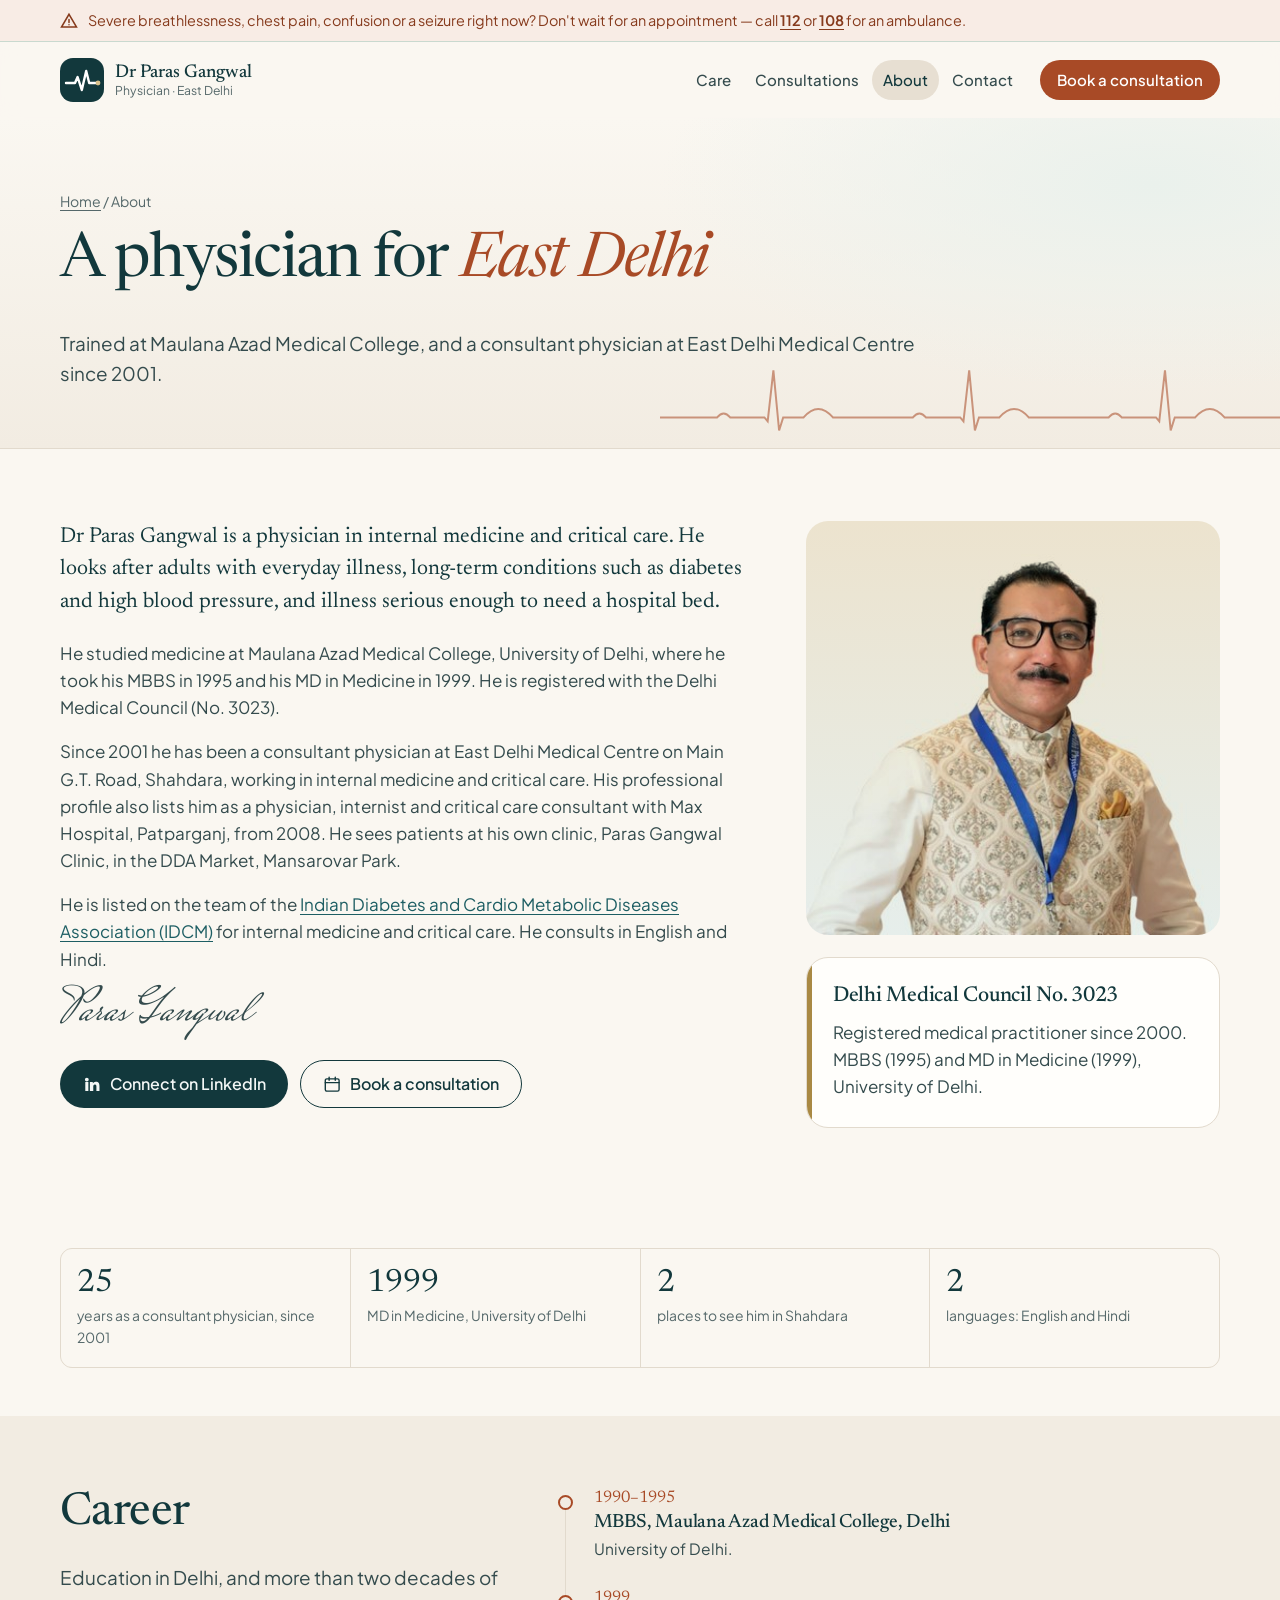
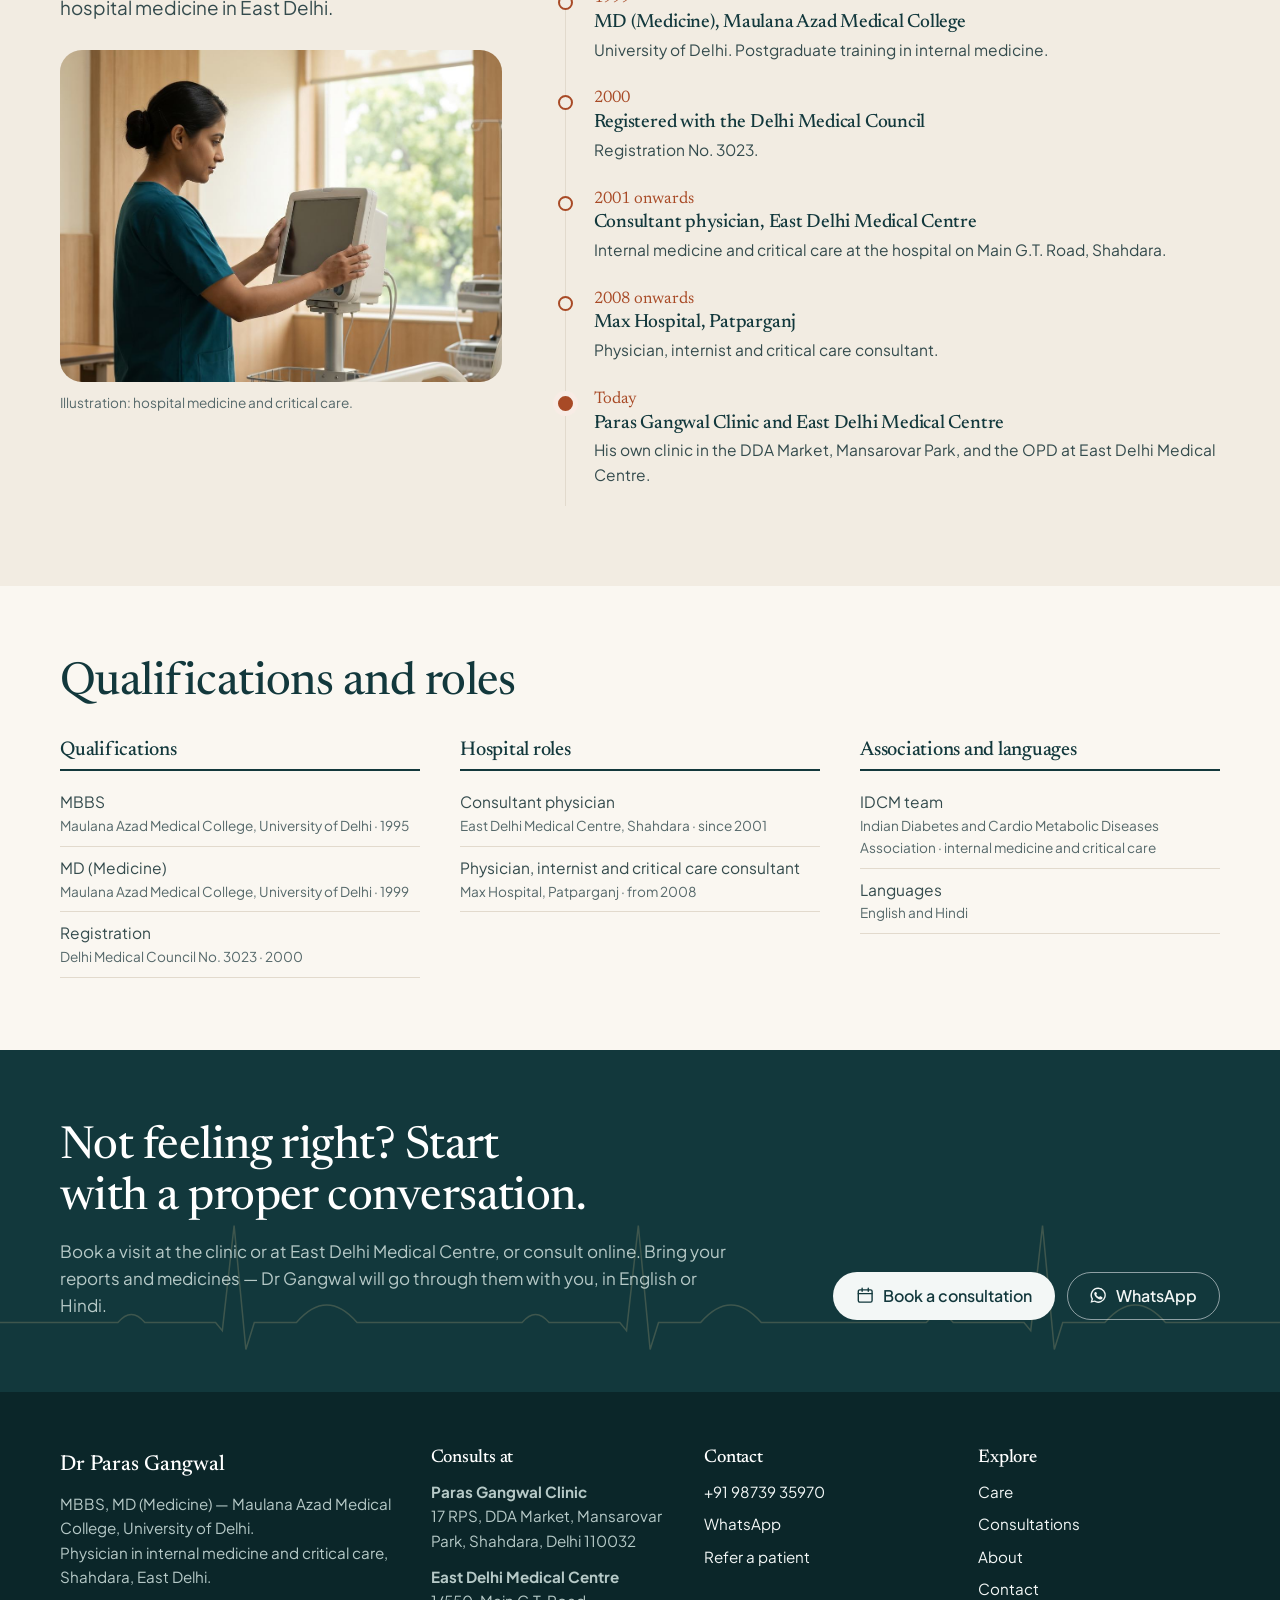
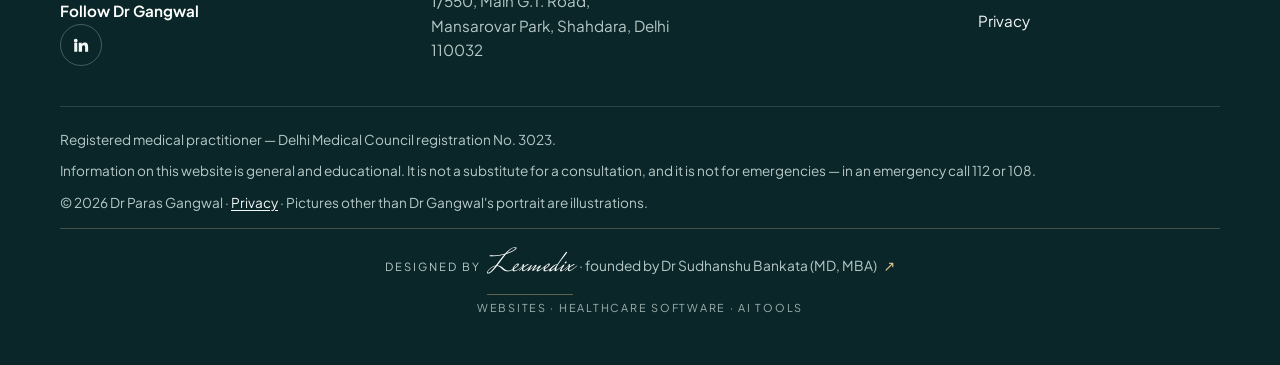
<file: about/index.html>
<!doctype html>
<html lang="en-IN" data-root="../">
<head>
<meta charset="utf-8">
<meta name="viewport" content="width=device-width, initial-scale=1, viewport-fit=cover">
<title>About Dr Paras Gangwal · MD (Medicine)</title>
<meta name="description" content="Dr Paras Gangwal: MBBS and MD (Medicine), Maulana Azad Medical College. Consultant physician at East Delhi Medical Centre since 2001.">
<link rel="canonical" href="https://drbankata.github.io/paras-gangwal/about/">
<meta name="robots" content="noindex, nofollow">
<meta name="theme-color" content="#12383C">
<meta property="og:type" content="website">
<meta property="og:site_name" content="Dr Paras Gangwal · Physician">
<meta property="og:title" content="About Dr Paras Gangwal · MD (Medicine)">
<meta property="og:description" content="Dr Paras Gangwal: MBBS and MD (Medicine), Maulana Azad Medical College. Consultant physician at East Delhi Medical Centre since 2001.">
<meta property="og:url" content="https://drbankata.github.io/paras-gangwal/about/">
<meta property="og:image" content="https://drbankata.github.io/paras-gangwal/assets/img/og-image.jpg">
<meta property="og:image:width" content="1200">
<meta property="og:image:height" content="630">
<meta property="og:locale" content="en_IN">
<meta name="twitter:card" content="summary_large_image">
<link rel="icon" href="../assets/img/favicon.svg" type="image/svg+xml">
<link rel="icon" href="../assets/img/favicon.png" sizes="32x32" type="image/png">
<link rel="apple-touch-icon" href="../assets/img/apple-touch-icon.png">
<link rel="preload" href="../assets/fonts/newsreader.woff2" as="font" type="font/woff2" crossorigin>
<link rel="preload" href="../assets/fonts/jakarta.woff2" as="font" type="font/woff2" crossorigin>
<link rel="stylesheet" href="../assets/css/site.css?v=19ff1a23b8">
<script type="application/ld+json">{"@context": "https://schema.org", "@type": "Physician", "@id": "https://drbankata.github.io/paras-gangwal/#doctor", "name": "Dr Paras Gangwal", "honorificPrefix": "Dr", "url": "https://drbankata.github.io/paras-gangwal/", "image": "https://drbankata.github.io/paras-gangwal/assets/img/paras-gangwal.jpg", "description": "Physician in internal medicine and critical care in East Delhi. MBBS and MD (Medicine), Maulana Azad Medical College, University of Delhi. Delhi Medical Council registration 3023.", "knowsAbout": ["Internal medicine", "Diabetes", "Critical care", "Fevers and infections", "Preventive health checks"], "knowsLanguage": ["en", "hi"], "alumniOf": {"@type": "CollegeOrUniversity", "name": "Maulana Azad Medical College, University of Delhi"}, "hospitalAffiliation": {"@type": "Hospital", "name": "East Delhi Medical Centre", "url": "https://edmc.in/", "address": {"@type": "PostalAddress", "streetAddress": "1/550, Main G.T. Road, Mansarovar Park", "addressLocality": "Shahdara, Delhi", "postalCode": "110032", "addressCountry": "IN"}}, "worksFor": {"@type": "MedicalClinic", "@id": "https://drbankata.github.io/paras-gangwal/#clinic", "name": "Paras Gangwal Clinic", "telephone": "+91-9873935970", "address": {"@type": "PostalAddress", "streetAddress": "17 RPS, DDA Market, Mansarovar Park", "addressLocality": "Shahdara, Delhi", "postalCode": "110032", "addressCountry": "IN"}, "geo": {"@type": "GeoCoordinates", "latitude": 28.6819197, "longitude": 77.2987898}}, "sameAs": ["https://www.linkedin.com/in/paras-gangwal-55a8ba71/", "https://www.practo.com/delhi/doctor/dr-paras-general-physician"]}</script>
<script type="application/ld+json">{"@context": "https://schema.org", "@type": "WebSite", "name": "Dr Paras Gangwal", "url": "https://drbankata.github.io/paras-gangwal/", "inLanguage": "en-IN"}</script>
<script type="application/ld+json">{"@context": "https://schema.org", "@type": "BreadcrumbList", "itemListElement": [{"@type": "ListItem", "position": 1, "name": "Home", "item": "https://drbankata.github.io/paras-gangwal/"}, {"@type": "ListItem", "position": 2, "name": "About", "item": "https://drbankata.github.io/paras-gangwal/about/"}]}</script>
</head>
<body>
<a class="skip" href="#main">Skip to content</a>
<div class="progress" aria-hidden="true"></div>
<aside class="sos" aria-label="Emergency"><div class="wrap"><svg viewBox="0 0 24 24" fill="none" stroke="currentColor" stroke-width="2" stroke-linecap="round" aria-hidden="true"><path d="M12 3 2 20h20L12 3Z"/><path d="M12 10v4M12 17h.01"/></svg><p><span class="long">Severe breathlessness, chest pain, confusion or a seizure right now? Don't wait for an appointment — call</span><span class="short">Very unwell right now? Call</span> <a href="tel:112">112</a> or <a href="tel:108">108</a><span class="long"> for an ambulance</span>.</p></div></aside>
<header class="site-header">
  <div class="wrap head-in">
    <a class="brand" href="../" aria-label="Dr Paras Gangwal — home"><svg class="brand-mark" viewBox="0 0 44 44" aria-hidden="true"><rect width="44" height="44" rx="13" fill="#12383C"/><path d="M6 25h9l2.6-6 4.2 13 4.4-19 3 12H38" fill="none" stroke="#fff" stroke-width="2.4" stroke-linecap="round" stroke-linejoin="round"/><circle cx="38" cy="25" r="2.4" fill="#D8C08A"/></svg><span class="brand-txt"><span class="brand-name">Dr Paras Gangwal</span><span class="brand-sub">Physician · East Delhi</span></span></a>
    <nav id="site-nav" aria-label="Main">
      <ul><li class="nav-home"><a href="../">Home</a></li><li><a href="../care/">Care</a></li><li><a href="../consultations/">Consultations</a></li><li><a href="../about/" aria-current="page">About</a></li><li><a href="../contact/">Contact</a></li></ul>
      <div class="nav-extra">
        <a class="btn btn-red" href="../consultations/#book"><svg viewBox="0 0 24 24" fill="none" stroke="currentColor" stroke-width="1.8" stroke-linecap="round" aria-hidden="true"><rect x="3" y="5" width="18" height="16" rx="2"/><path d="M3 10h18M8 3v4M16 3v4"/></svg>Book a consultation</a>
        <a class="btn btn-line" data-show="whatsapp" href="#"><svg viewBox="0 0 24 24" fill="currentColor" aria-hidden="true"><path d="M12 2a10 10 0 0 0-8.6 15.1L2 22l5-1.3A10 10 0 1 0 12 2Zm0 18.2a8.2 8.2 0 0 1-4.2-1.2l-.3-.2-3 .8.8-2.9-.2-.3A8.2 8.2 0 1 1 12 20.2Zm4.5-6.1c-.2-.1-1.5-.7-1.7-.8-.2-.1-.4-.1-.6.1l-.8 1c-.1.2-.3.2-.5.1a6.7 6.7 0 0 1-3.3-2.9c-.3-.4.2-.4.7-1.3.1-.2 0-.3 0-.4l-.8-1.8c-.2-.5-.4-.4-.6-.4h-.5a1 1 0 0 0-.7.3 3 3 0 0 0-.9 2.2 5.2 5.2 0 0 0 1.1 2.7 11.8 11.8 0 0 0 4.5 4c1.7.7 2.3.8 3.2.7a2.7 2.7 0 0 0 1.8-1.3 2.2 2.2 0 0 0 .2-1.3c-.1-.1-.3-.2-.5-.3Z"/></svg>WhatsApp the clinic</a>
        <a class="btn btn-line" data-show="phone" href="#"><svg viewBox="0 0 24 24" fill="none" stroke="currentColor" stroke-width="1.8" stroke-linecap="round" stroke-linejoin="round" aria-hidden="true"><path d="M5 4h4l2 5-2.5 1.5a11 11 0 0 0 5 5L15 13l5 2v4a2 2 0 0 1-2 2A16 16 0 0 1 3 6a2 2 0 0 1 2-2"/></svg><span data-fill>Call the clinic</span></a>
      </div>
    </nav>
    <a class="btn btn-red btn-s head-cta" href="../consultations/#book">Book a consultation</a>
    <button class="menu-btn" type="button" aria-expanded="false" aria-controls="site-nav"><svg viewBox="0 0 24 24" fill="none" stroke="currentColor" stroke-width="1.8" stroke-linecap="round" aria-hidden="true"><path d="M4 7h16M4 12h16M4 17h10"/></svg><span class="sr-only">Open menu</span></button>
  </div>
</header>
<main id="main">
<section class="page-hero ecg-paper">
  <svg class="mini-trace" viewBox="0 0 760 120" aria-hidden="true" preserveAspectRatio="none"><path vector-effect="non-scaling-stroke" d="M0,90 L70,90 q8,-9.6 16,0 L128,90 l4,4.8 l7,-62.4 l7,73.6 l5,-16.0 L176,90 q18,-20.8 36,0 L310,90 q8,-9.6 16,0 L368,90 l4,4.8 l7,-62.4 l7,73.6 l5,-16.0 L416,90 q18,-20.8 36,0 L550,90 q8,-9.6 16,0 L608,90 l4,4.8 l7,-62.4 l7,73.6 l5,-16.0 L656,90 q18,-20.8 36,0 L760,90"/></svg>
  <div class="wrap">
    <p class="crumbs"><a href="../">Home</a> / About</p>
    <h1>A physician for <em>East Delhi</em></h1>
    <p class="lede">Trained at Maulana Azad Medical College, and a consultant physician at East Delhi Medical Centre since 2001.</p>
  </div>
</section>
<section class="section">
  <div class="wrap">
    <div class="split split-wide">
      <div class="prose">
        <p class="big">Dr Paras Gangwal is a physician in internal medicine and critical care. He looks after adults with everyday illness, long-term conditions such as diabetes and high blood pressure, and illness serious enough to need a hospital bed.</p>
        <p>He studied medicine at Maulana Azad Medical College, University of Delhi, where he took his MBBS in 1995 and his MD in Medicine in 1999. He is registered with the Delhi Medical Council (No. 3023).</p>
        <p>Since 2001 he has been a consultant physician at East Delhi Medical Centre on Main G.T. Road, Shahdara, working in internal medicine and critical care. His professional profile also lists him as a physician, internist and critical care consultant with Max Hospital, Patparganj, from 2008. He sees patients at his own clinic, Paras Gangwal Clinic, in the DDA Market, Mansarovar Park.</p>
        <p>He is listed on the team of the <a href="https://idcm.co.in/team-members/dr-paras-gangwal/" target="_blank" rel="noopener">Indian Diabetes and Cardio Metabolic Diseases Association (IDCM)<span class="sr-only"> (opens in a new tab)</span></a> for internal medicine and critical care. He consults in English and Hindi.</p>
        <p class="sig-line" aria-hidden="true">Paras Gangwal</p>
        <div class="btn-row" style="margin-top:22px"><a class="btn btn-ink" data-show="linkedin" href="https://www.linkedin.com/in/paras-gangwal-55a8ba71/" target="_blank" rel="noopener" aria-label="Connect on LinkedIn (opens in a new tab)"><svg viewBox="0 0 24 24" fill="currentColor" aria-hidden="true"><path d="M4.98 3.5a2.5 2.5 0 1 1 0 5 2.5 2.5 0 0 1 0-5ZM3 9h4v12H3zM9 9h3.8v1.7h.1a4.2 4.2 0 0 1 3.8-2c4 0 4.8 2.6 4.8 6V21h-4v-5.6c0-1.3 0-3-1.9-3s-2.2 1.5-2.2 2.9V21H9z"/></svg>Connect on LinkedIn</a><a class="btn btn-line" href="../consultations/#book"><svg viewBox="0 0 24 24" fill="none" stroke="currentColor" stroke-width="1.8" stroke-linecap="round" aria-hidden="true"><rect x="3" y="5" width="18" height="16" rx="2"/><path d="M3 10h18M8 3v4M16 3v4"/></svg>Book a consultation</a></div>
      </div>
      <div>
        <figure class="photo photo-plain" style="aspect-ratio:1/1"><img src="../assets/img/paras-gangwal.jpg" alt="Portrait of Dr Paras Gangwal" width="400" height="400" loading="lazy" decoding="async"></figure>
        <div class="medal-card" style="margin-top:22px"><h2 class="h3">Delhi Medical Council No. 3023</h2><p>Registered medical practitioner since 2000. MBBS (1995) and MD in Medicine (1999), University of Delhi.</p></div>
      </div>
    </div>
  </div>
</section>

<section class="section-tight"><div class="wrap"><div class="stat-row">
  <div><b>25</b><span>years as a consultant physician, since 2001</span></div><div><b>1999</b><span>MD in Medicine, University of Delhi</span></div><div><b>2</b><span>places to see him in Shahdara</span></div><div><b>2</b><span>languages: English and Hindi</span></div>
</div></div></section>

<section class="section panel" aria-labelledby="tl">
  <div class="wrap">
    <div class="split split-narrow">
      <div><h2 id="tl">Career</h2><p class="lede">Education in Delhi, and more than two decades of hospital medicine in East Delhi.</p>
        <figure class="photo" style="aspect-ratio:4/3;margin-top:28px"><img src="../assets/img/photos/icu.jpg" alt="A nurse at a bedside monitor in an intensive care unit" width="1600" height="785" loading="lazy" decoding="async" style="object-position:30% center"></figure>
        <p class="photo-cap">Illustration: hospital medicine and critical care.</p></div>
      <ol class="chapters"><li><span class="yr">1990–1995</span><h3>MBBS, Maulana Azad Medical College, Delhi</h3><p>University of Delhi.</p></li><li><span class="yr">1999</span><h3>MD (Medicine), Maulana Azad Medical College</h3><p>University of Delhi. Postgraduate training in internal medicine.</p></li><li><span class="yr">2000</span><h3>Registered with the Delhi Medical Council</h3><p>Registration No. 3023.</p></li><li><span class="yr">2001 onwards</span><h3>Consultant physician, East Delhi Medical Centre</h3><p>Internal medicine and critical care at the hospital on Main G.T. Road, Shahdara.</p></li><li><span class="yr">2008 onwards</span><h3>Max Hospital, Patparganj</h3><p>Physician, internist and critical care consultant.</p></li><li class="now"><span class="yr">Today</span><h3>Paras Gangwal Clinic and East Delhi Medical Centre</h3><p>His own clinic in the DDA Market, Mansarovar Park, and the OPD at East Delhi Medical Centre.</p></li></ol>
    </div>
  </div>
</section>

<section class="section" aria-labelledby="creds">
  <div class="wrap">
    <h2 id="creds" style="margin-bottom:30px">Qualifications and roles</h2>
    <div class="cred-cols">
      <div><h3>Qualifications</h3><ul>
        <li>MBBS<small>Maulana Azad Medical College, University of Delhi · 1995</small></li>
        <li>MD (Medicine)<small>Maulana Azad Medical College, University of Delhi · 1999</small></li>
        <li>Registration<small>Delhi Medical Council No. 3023 · 2000</small></li>
      </ul></div>
      <div><h3>Hospital roles</h3><ul>
        <li>Consultant physician<small>East Delhi Medical Centre, Shahdara · since 2001</small></li>
        <li>Physician, internist and critical care consultant<small>Max Hospital, Patparganj · from 2008</small></li>
      </ul></div>
      <div><h3>Associations and languages</h3><ul>
        <li>IDCM team<small>Indian Diabetes and Cardio Metabolic Diseases Association · internal medicine and critical care</small></li>
        <li>Languages<small>English and Hindi</small></li>
      </ul></div>
    </div>
  </div>
</section>

<section class="close-band">
  <svg class="trace-bg" viewBox="0 0 760 120" aria-hidden="true" preserveAspectRatio="none"><path vector-effect="non-scaling-stroke" d="M0,90 L70,90 q8,-9.6 16,0 L128,90 l4,4.8 l7,-62.4 l7,73.6 l5,-16.0 L176,90 q18,-20.8 36,0 L310,90 q8,-9.6 16,0 L368,90 l4,4.8 l7,-62.4 l7,73.6 l5,-16.0 L416,90 q18,-20.8 36,0 L550,90 q8,-9.6 16,0 L608,90 l4,4.8 l7,-62.4 l7,73.6 l5,-16.0 L656,90 q18,-20.8 36,0 L760,90"/></svg>
  <div class="wrap">
    <div><h2>Not feeling right? Start with a proper conversation.</h2><p style="margin-top:14px">Book a visit at the clinic or at East Delhi Medical Centre, or consult online. Bring your reports and medicines — Dr Gangwal will go through them with you, in English or Hindi.</p></div>
    <div class="btn-row"><a class="btn btn-light" href="../consultations/#book"><svg viewBox="0 0 24 24" fill="none" stroke="currentColor" stroke-width="1.8" stroke-linecap="round" aria-hidden="true"><rect x="3" y="5" width="18" height="16" rx="2"/><path d="M3 10h18M8 3v4M16 3v4"/></svg>Book a consultation</a><a class="btn btn-ghost-light" data-show="whatsapp" href="#"><svg viewBox="0 0 24 24" fill="currentColor" aria-hidden="true"><path d="M12 2a10 10 0 0 0-8.6 15.1L2 22l5-1.3A10 10 0 1 0 12 2Zm0 18.2a8.2 8.2 0 0 1-4.2-1.2l-.3-.2-3 .8.8-2.9-.2-.3A8.2 8.2 0 1 1 12 20.2Zm4.5-6.1c-.2-.1-1.5-.7-1.7-.8-.2-.1-.4-.1-.6.1l-.8 1c-.1.2-.3.2-.5.1a6.7 6.7 0 0 1-3.3-2.9c-.3-.4.2-.4.7-1.3.1-.2 0-.3 0-.4l-.8-1.8c-.2-.5-.4-.4-.6-.4h-.5a1 1 0 0 0-.7.3 3 3 0 0 0-.9 2.2 5.2 5.2 0 0 0 1.1 2.7 11.8 11.8 0 0 0 4.5 4c1.7.7 2.3.8 3.2.7a2.7 2.7 0 0 0 1.8-1.3 2.2 2.2 0 0 0 .2-1.3c-.1-.1-.3-.2-.5-.3Z"/></svg>WhatsApp</a></div>
  </div>
</section>
</main>
<footer class="site-footer">
  <div class="wrap">
    <div class="foot-grid">
      <div class="foot-brand">
        <span class="brand-name">Dr Paras Gangwal</span>
        <p>MBBS, MD (Medicine) — Maulana Azad Medical College, University of Delhi.<br>Physician in internal medicine and critical care, Shahdara, East Delhi.</p>
        <p class="foot-follow">Follow Dr Gangwal</p>
        <ul class="socials" aria-label="Follow Dr Paras Gangwal">
          <li><a data-show="linkedin" href="https://www.linkedin.com/in/paras-gangwal-55a8ba71/" target="_blank" rel="noopener" aria-label="LinkedIn (opens in a new tab)" title="LinkedIn"><svg viewBox="0 0 24 24" fill="currentColor" aria-hidden="true"><path d="M4.98 3.5a2.5 2.5 0 1 1 0 5 2.5 2.5 0 0 1 0-5ZM3 9h4v12H3zM9 9h3.8v1.7h.1a4.2 4.2 0 0 1 3.8-2c4 0 4.8 2.6 4.8 6V21h-4v-5.6c0-1.3 0-3-1.9-3s-2.2 1.5-2.2 2.9V21H9z"/></svg></a></li>
          <li><a data-show="youtube" href="#" aria-label="YouTube (opens in a new tab)" title="YouTube"><svg viewBox="0 0 24 24" fill="currentColor" aria-hidden="true"><path d="M23 7.2a3 3 0 0 0-2.1-2.1C19 4.6 12 4.6 12 4.6s-7 0-8.9.5A3 3 0 0 0 1 7.2 31 31 0 0 0 .5 12a31 31 0 0 0 .5 4.8 3 3 0 0 0 2.1 2.1c1.9.5 8.9.5 8.9.5s7 0 8.9-.5a3 3 0 0 0 2.1-2.1 31 31 0 0 0 .5-4.8 31 31 0 0 0-.5-4.8ZM9.7 15.1V8.9l5.8 3.1Z"/></svg></a></li>
          <li><a data-show="instagram" href="#" aria-label="Instagram (opens in a new tab)" title="Instagram"><svg viewBox="0 0 24 24" fill="none" stroke="currentColor" stroke-width="1.8" aria-hidden="true"><rect x="3" y="3" width="18" height="18" rx="5"/><circle cx="12" cy="12" r="4"/><circle cx="17.5" cy="6.5" r="1" fill="currentColor"/></svg></a></li>
          <li><a data-show="facebook" href="#" aria-label="Facebook (opens in a new tab)" title="Facebook"><svg viewBox="0 0 24 24" fill="currentColor" aria-hidden="true"><path d="M14 8V6.3c0-.8.2-1.3 1.4-1.3H17V2h-2.6C11.3 2 10 3.6 10 6.2V8H8v3h2v11h4V11h2.7l.3-3Z"/></svg></a></li>
          <li><a data-show="twitter" href="#" aria-label="X (opens in a new tab)" title="X"><svg viewBox="0 0 24 24" fill="currentColor" aria-hidden="true"><path d="M17.8 3h3.1l-6.8 7.8 8 10.2h-6.3l-4.9-6.4L5.3 21H2.2l7.3-8.3L1.8 3h6.4l4.4 5.9Zm-1.1 16.2h1.7L7.4 4.7H5.6Z"/></svg></a></li>
        </ul>
      </div>
      <div><h2 class="fh">Consults at</h2>
        <address style="font-style:normal"><b>Paras Gangwal Clinic</b><br>17 RPS, DDA Market, Mansarovar Park, Shahdara, Delhi 110032</address>
        <address style="font-style:normal;margin-top:12px"><b>East Delhi Medical Centre</b><br>1/550, Main G.T. Road, Mansarovar Park, Shahdara, Delhi 110032</address>
      </div>
      <div><h2 class="fh">Contact</h2>
        <ul>
          <li><a data-show="phone" href="#"><span data-fill>Phone</span></a></li>
          <li><a data-show="whatsapp" href="#">WhatsApp</a></li>
          <li><a data-show="email" href="#"><span data-fill>Email</span></a></li>
          <li><a href="../contact/?about=referral">Refer a patient</a></li>
        </ul>
      </div>
      <div><h2 class="fh">Explore</h2><ul><li><a href="../care/">Care</a></li><li><a href="../consultations/">Consultations</a></li><li><a href="../about/">About</a></li><li><a href="../contact/">Contact</a></li><li><a href="../privacy/">Privacy</a></li></ul></div>
    </div>
    <div class="foot-legal">
      <p>Registered medical practitioner — Delhi Medical Council registration No. 3023.</p>
      <p>Information on this website is general and educational. It is not a substitute for a consultation, and it is not for emergencies — in an emergency call 112 or 108.</p>
      <p>© <span data-year>2026</span> Dr Paras Gangwal · <a href="../privacy/">Privacy</a> · Pictures other than Dr Gangwal's portrait are illustrations.</p>
    </div>
    <div class="made-by"><a class="mb" href="https://lexmedix.in/services/" target="_blank" rel="noopener"><span class="mb-main"><span class="mb-pre">Designed by</span> <span class="mb-name">Lexmedix</span> <span class="mb-cred"><span class="mb-dot" aria-hidden="true">&middot; </span><span class="mb-sr">, </span>founded by Dr Sudhanshu Bankata (MD, MBA)</span><span class="mb-arrow" aria-hidden="true">&#8599;</span></span><span class="mb-sr">, </span><span class="mb-sub">Websites &middot; Healthcare software &middot; AI tools</span><span class="mb-sr"> (opens in a new tab)</span></a></div>
  </div>
</footer>
<nav class="mbar" aria-label="Quick actions">
  <a data-show="phone" href="#"><svg viewBox="0 0 24 24" fill="none" stroke="currentColor" stroke-width="1.8" stroke-linecap="round" stroke-linejoin="round" aria-hidden="true"><path d="M5 4h4l2 5-2.5 1.5a11 11 0 0 0 5 5L15 13l5 2v4a2 2 0 0 1-2 2A16 16 0 0 1 3 6a2 2 0 0 1 2-2"/></svg>Call</a>
  <a data-show="whatsapp" href="#"><svg viewBox="0 0 24 24" fill="currentColor" aria-hidden="true"><path d="M12 2a10 10 0 0 0-8.6 15.1L2 22l5-1.3A10 10 0 1 0 12 2Zm0 18.2a8.2 8.2 0 0 1-4.2-1.2l-.3-.2-3 .8.8-2.9-.2-.3A8.2 8.2 0 1 1 12 20.2Zm4.5-6.1c-.2-.1-1.5-.7-1.7-.8-.2-.1-.4-.1-.6.1l-.8 1c-.1.2-.3.2-.5.1a6.7 6.7 0 0 1-3.3-2.9c-.3-.4.2-.4.7-1.3.1-.2 0-.3 0-.4l-.8-1.8c-.2-.5-.4-.4-.6-.4h-.5a1 1 0 0 0-.7.3 3 3 0 0 0-.9 2.2 5.2 5.2 0 0 0 1.1 2.7 11.8 11.8 0 0 0 4.5 4c1.7.7 2.3.8 3.2.7a2.7 2.7 0 0 0 1.8-1.3 2.2 2.2 0 0 0 .2-1.3c-.1-.1-.3-.2-.5-.3Z"/></svg>WhatsApp</a>
  <a class="book" href="../consultations/#book"><svg viewBox="0 0 24 24" fill="none" stroke="currentColor" stroke-width="1.8" stroke-linecap="round" aria-hidden="true"><rect x="3" y="5" width="18" height="16" rx="2"/><path d="M3 10h18M8 3v4M16 3v4"/></svg>Book</a>
</nav>
<button class="to-top" type="button" aria-label="Back to top"><svg viewBox="0 0 24 24" fill="none" stroke="currentColor" stroke-width="2" stroke-linecap="round" stroke-linejoin="round" aria-hidden="true"><path d="M12 19V5M5 12l7-7 7 7"/></svg></button>
<dialog id="send-dlg" aria-labelledby="send-title">
  <div class="dlg-in">
    <button class="dlg-x" type="button" data-close aria-label="Close"><svg viewBox="0 0 24 24" fill="none" stroke="currentColor" stroke-width="2" stroke-linecap="round" aria-hidden="true"><path d="M6 6l12 12M18 6 6 18"/></svg></button>
    <h2 id="send-title">Almost done</h2>
    <p data-unsent>Your request is ready. Send it on WhatsApp (fastest) — the clinic will confirm a time with you.</p>
    <p data-sent hidden class="ok-line">Sent. The clinic will get back to you to confirm a time.</p>
    <pre class="msg-preview" tabindex="0" aria-label="Your message"></pre>
    <div class="send-opts">
      <a class="btn btn-red" data-send="whatsapp" href="#"><svg viewBox="0 0 24 24" fill="currentColor" aria-hidden="true"><path d="M12 2a10 10 0 0 0-8.6 15.1L2 22l5-1.3A10 10 0 1 0 12 2Zm0 18.2a8.2 8.2 0 0 1-4.2-1.2l-.3-.2-3 .8.8-2.9-.2-.3A8.2 8.2 0 1 1 12 20.2Zm4.5-6.1c-.2-.1-1.5-.7-1.7-.8-.2-.1-.4-.1-.6.1l-.8 1c-.1.2-.3.2-.5.1a6.7 6.7 0 0 1-3.3-2.9c-.3-.4.2-.4.7-1.3.1-.2 0-.3 0-.4l-.8-1.8c-.2-.5-.4-.4-.6-.4h-.5a1 1 0 0 0-.7.3 3 3 0 0 0-.9 2.2 5.2 5.2 0 0 0 1.1 2.7 11.8 11.8 0 0 0 4.5 4c1.7.7 2.3.8 3.2.7a2.7 2.7 0 0 0 1.8-1.3 2.2 2.2 0 0 0 .2-1.3c-.1-.1-.3-.2-.5-.3Z"/></svg>Send on WhatsApp</a>
      <a class="btn btn-line" data-send="email" href="#"><svg viewBox="0 0 24 24" fill="none" stroke="currentColor" stroke-width="1.8" stroke-linecap="round" stroke-linejoin="round" aria-hidden="true"><rect x="3" y="5" width="18" height="14" rx="2"/><path d="m3 7 9 6 9-6"/></svg>Send by email</a>
      <a class="btn btn-line" data-send="form" href="#" hidden>Open the booking form</a>
      <a class="btn btn-ink" data-pay-now href="#" hidden><svg viewBox="0 0 24 24" fill="none" stroke="currentColor" stroke-width="1.8" stroke-linecap="round" aria-hidden="true"><rect x="2.5" y="5" width="19" height="14" rx="2"/><path d="M2.5 10h19M6 15h4"/></svg>Pay online now</a>
      <a class="btn btn-ink" data-upi-now href="#" hidden><svg viewBox="0 0 24 24" fill="none" stroke="currentColor" stroke-width="1.8" stroke-linecap="round" stroke-linejoin="round" aria-hidden="true"><path d="M6 4h12M6 9h12M9 4c6 0 6 10 0 10H6l8 7"/></svg>Pay by UPI</a>
      <a class="btn btn-line" data-show="booking" href="#" hidden><svg viewBox="0 0 24 24" fill="none" stroke="currentColor" stroke-width="1.8" stroke-linecap="round" aria-hidden="true"><rect x="3" y="5" width="18" height="16" rx="2"/><path d="M3 10h18M8 3v4M16 3v4"/></svg>Pick a slot online</a>
      <button class="btn btn-line" type="button" data-copy><svg viewBox="0 0 24 24" fill="none" stroke="currentColor" stroke-width="1.8" stroke-linecap="round" aria-hidden="true"><rect x="8" y="8" width="12" height="12" rx="2"/><path d="M16 8V6a2 2 0 0 0-2-2H6a2 2 0 0 0-2 2v8a2 2 0 0 0 2 2h2"/></svg>Copy the message</button>
    </div>
    <p class="bank-line" data-bank-line hidden>Bank transfer: <span></span></p>
    <p class="small muted" style="margin:14px 0 0">Nothing is stored on this website. Your message goes only where you send it.</p>
  </div>
</dialog>
<script src="../assets/js/site.js?v=19ff1a23b8" defer></script>
</body>
</html>
</file>
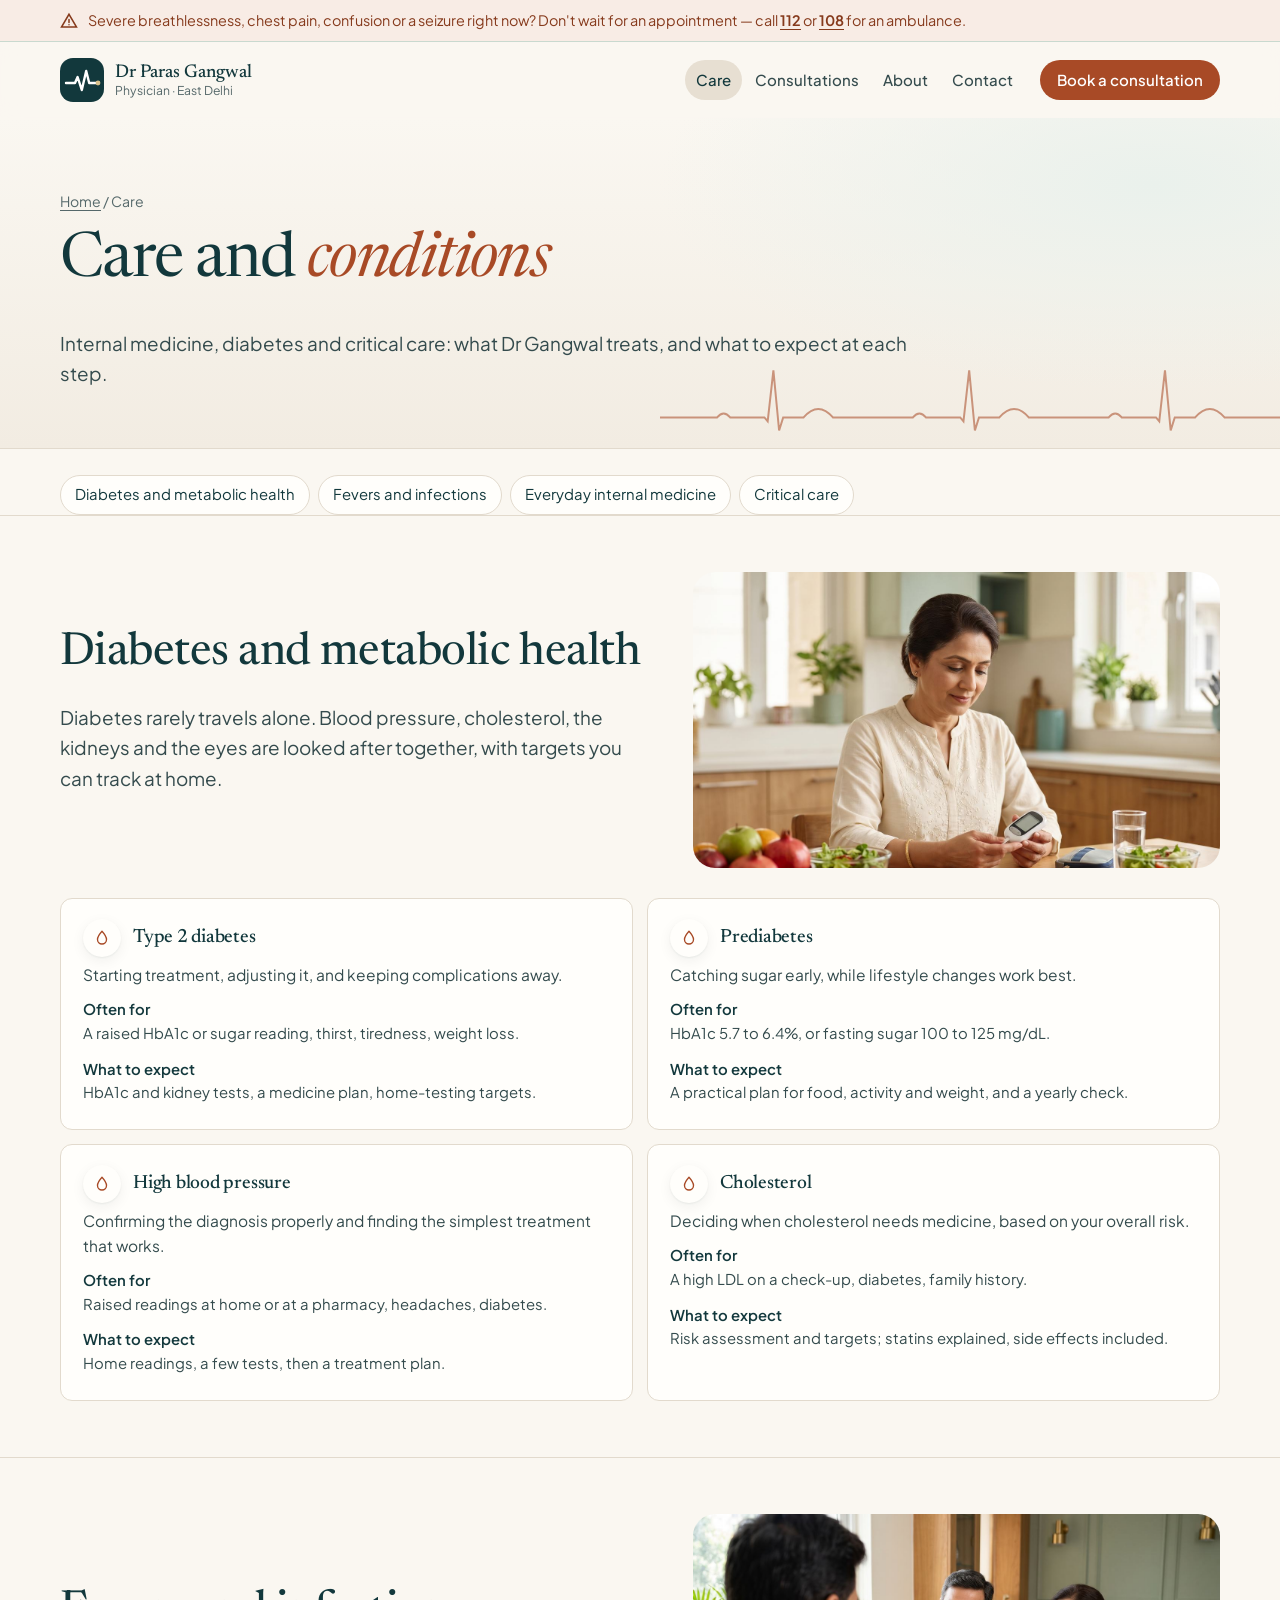
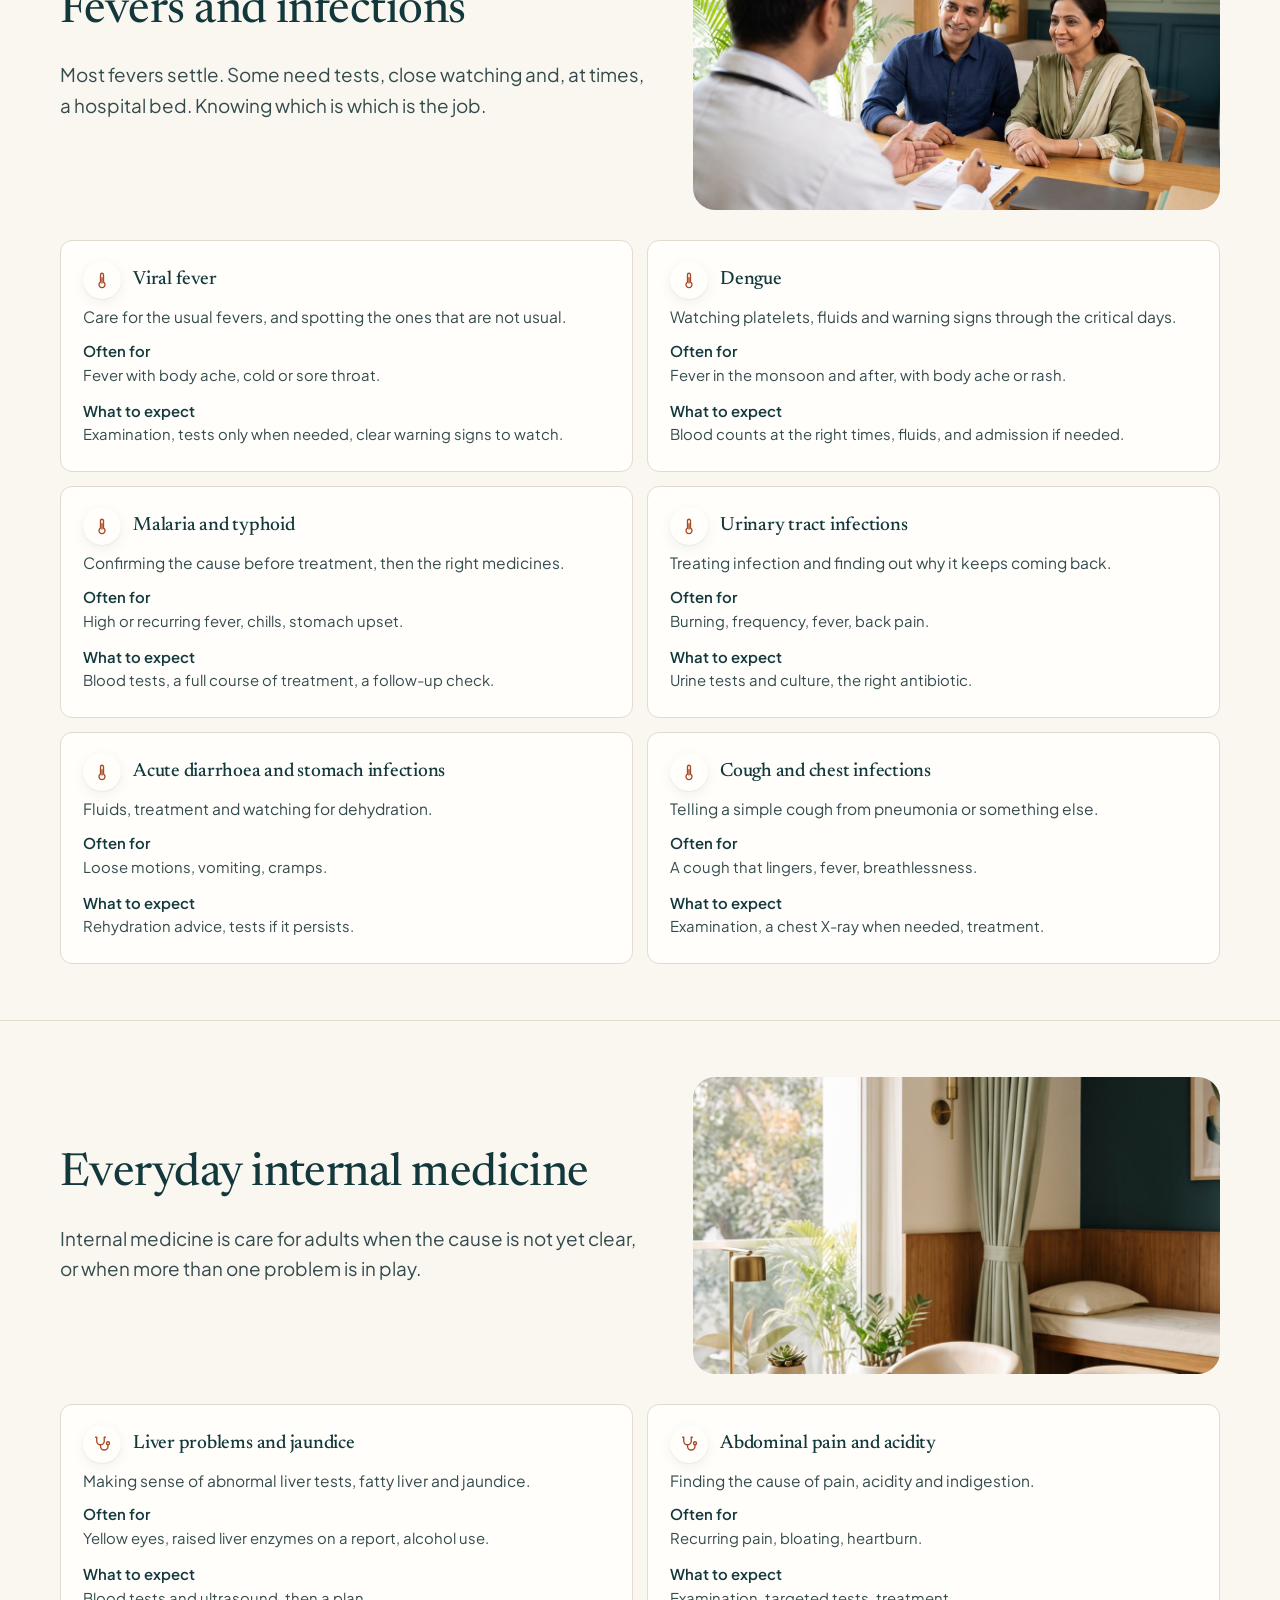
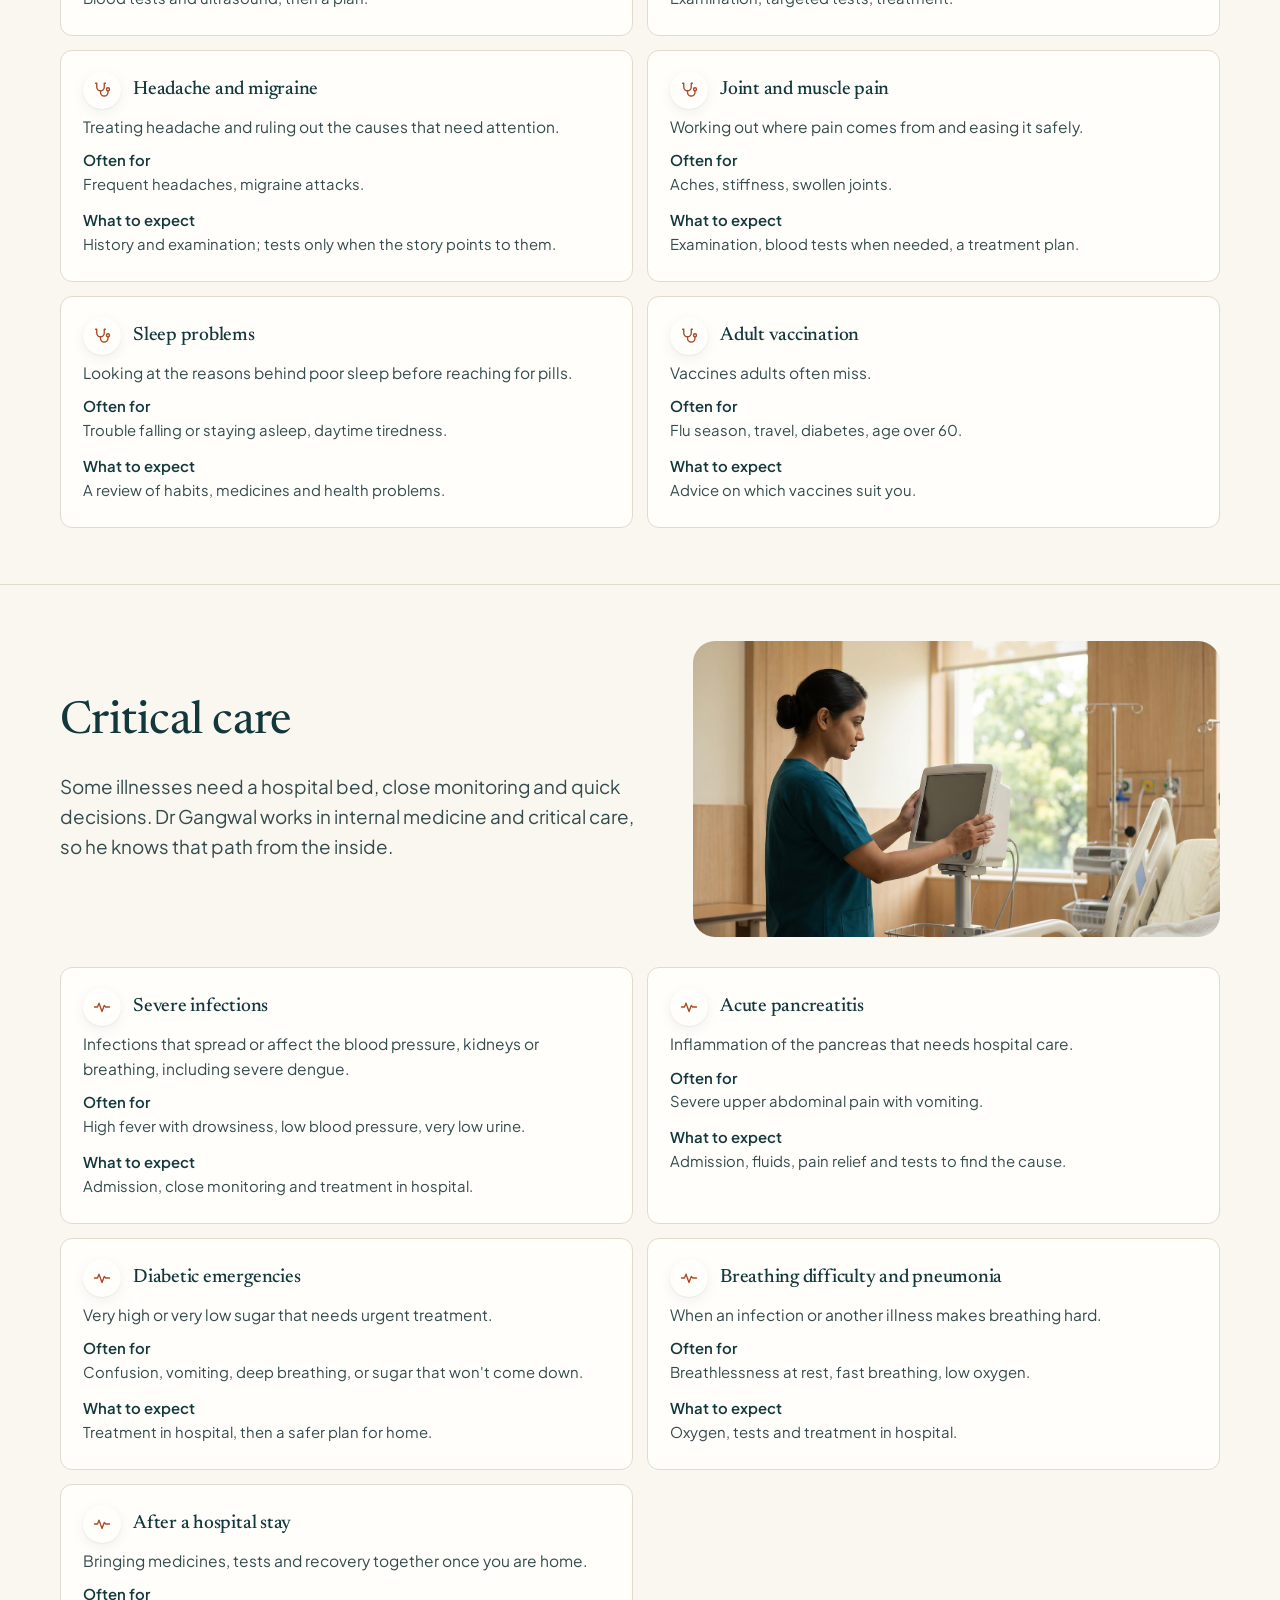
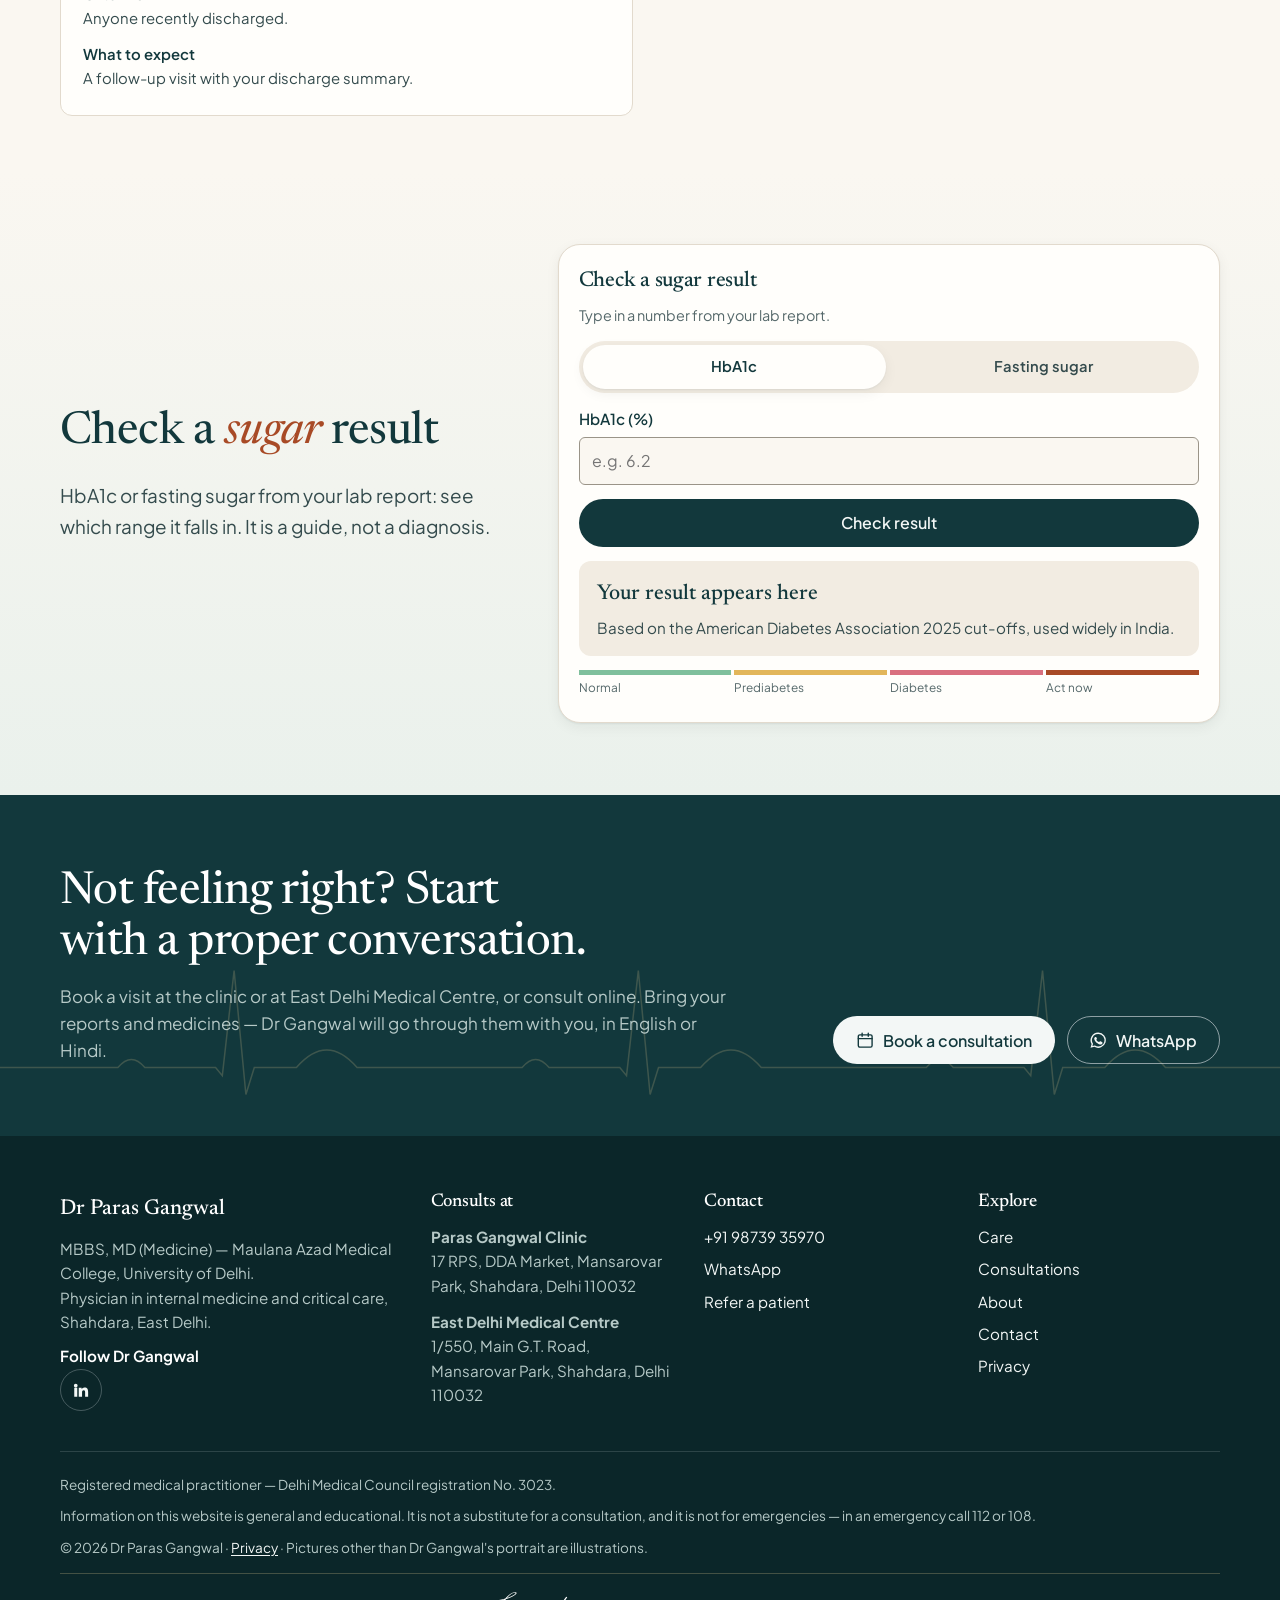
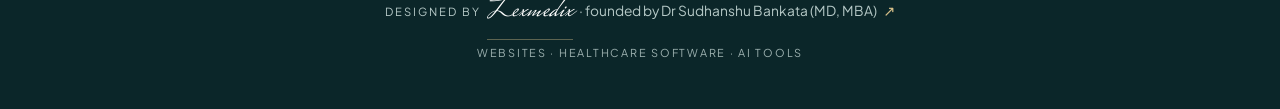
<file: care/index.html>
<!doctype html>
<html lang="en-IN" data-root="../">
<head>
<meta charset="utf-8">
<meta name="viewport" content="width=device-width, initial-scale=1, viewport-fit=cover">
<title>Care & conditions · Dr Paras Gangwal</title>
<meta name="description" content="Diabetes, blood pressure, fevers and infections, liver problems and critical care: how Dr Paras Gangwal, physician in East Delhi, can help.">
<link rel="canonical" href="https://drbankata.github.io/paras-gangwal/care/">
<meta name="robots" content="noindex, nofollow">
<meta name="theme-color" content="#12383C">
<meta property="og:type" content="website">
<meta property="og:site_name" content="Dr Paras Gangwal · Physician">
<meta property="og:title" content="Care & conditions · Dr Paras Gangwal">
<meta property="og:description" content="Diabetes, blood pressure, fevers and infections, liver problems and critical care: how Dr Paras Gangwal, physician in East Delhi, can help.">
<meta property="og:url" content="https://drbankata.github.io/paras-gangwal/care/">
<meta property="og:image" content="https://drbankata.github.io/paras-gangwal/assets/img/og-image.jpg">
<meta property="og:image:width" content="1200">
<meta property="og:image:height" content="630">
<meta property="og:locale" content="en_IN">
<meta name="twitter:card" content="summary_large_image">
<link rel="icon" href="../assets/img/favicon.svg" type="image/svg+xml">
<link rel="icon" href="../assets/img/favicon.png" sizes="32x32" type="image/png">
<link rel="apple-touch-icon" href="../assets/img/apple-touch-icon.png">
<link rel="preload" href="../assets/fonts/newsreader.woff2" as="font" type="font/woff2" crossorigin>
<link rel="preload" href="../assets/fonts/jakarta.woff2" as="font" type="font/woff2" crossorigin>
<link rel="stylesheet" href="../assets/css/site.css?v=19ff1a23b8">
<script type="application/ld+json">{"@context": "https://schema.org", "@type": "Physician", "@id": "https://drbankata.github.io/paras-gangwal/#doctor", "name": "Dr Paras Gangwal", "honorificPrefix": "Dr", "url": "https://drbankata.github.io/paras-gangwal/", "image": "https://drbankata.github.io/paras-gangwal/assets/img/paras-gangwal.jpg", "description": "Physician in internal medicine and critical care in East Delhi. MBBS and MD (Medicine), Maulana Azad Medical College, University of Delhi. Delhi Medical Council registration 3023.", "knowsAbout": ["Internal medicine", "Diabetes", "Critical care", "Fevers and infections", "Preventive health checks"], "knowsLanguage": ["en", "hi"], "alumniOf": {"@type": "CollegeOrUniversity", "name": "Maulana Azad Medical College, University of Delhi"}, "hospitalAffiliation": {"@type": "Hospital", "name": "East Delhi Medical Centre", "url": "https://edmc.in/", "address": {"@type": "PostalAddress", "streetAddress": "1/550, Main G.T. Road, Mansarovar Park", "addressLocality": "Shahdara, Delhi", "postalCode": "110032", "addressCountry": "IN"}}, "worksFor": {"@type": "MedicalClinic", "@id": "https://drbankata.github.io/paras-gangwal/#clinic", "name": "Paras Gangwal Clinic", "telephone": "+91-9873935970", "address": {"@type": "PostalAddress", "streetAddress": "17 RPS, DDA Market, Mansarovar Park", "addressLocality": "Shahdara, Delhi", "postalCode": "110032", "addressCountry": "IN"}, "geo": {"@type": "GeoCoordinates", "latitude": 28.6819197, "longitude": 77.2987898}}, "sameAs": ["https://www.linkedin.com/in/paras-gangwal-55a8ba71/", "https://www.practo.com/delhi/doctor/dr-paras-general-physician"]}</script>
<script type="application/ld+json">{"@context": "https://schema.org", "@type": "WebSite", "name": "Dr Paras Gangwal", "url": "https://drbankata.github.io/paras-gangwal/", "inLanguage": "en-IN"}</script>
<script type="application/ld+json">{"@context": "https://schema.org", "@type": "BreadcrumbList", "itemListElement": [{"@type": "ListItem", "position": 1, "name": "Home", "item": "https://drbankata.github.io/paras-gangwal/"}, {"@type": "ListItem", "position": 2, "name": "Care", "item": "https://drbankata.github.io/paras-gangwal/care/"}]}</script>
</head>
<body>
<a class="skip" href="#main">Skip to content</a>
<div class="progress" aria-hidden="true"></div>
<aside class="sos" aria-label="Emergency"><div class="wrap"><svg viewBox="0 0 24 24" fill="none" stroke="currentColor" stroke-width="2" stroke-linecap="round" aria-hidden="true"><path d="M12 3 2 20h20L12 3Z"/><path d="M12 10v4M12 17h.01"/></svg><p><span class="long">Severe breathlessness, chest pain, confusion or a seizure right now? Don't wait for an appointment — call</span><span class="short">Very unwell right now? Call</span> <a href="tel:112">112</a> or <a href="tel:108">108</a><span class="long"> for an ambulance</span>.</p></div></aside>
<header class="site-header">
  <div class="wrap head-in">
    <a class="brand" href="../" aria-label="Dr Paras Gangwal — home"><svg class="brand-mark" viewBox="0 0 44 44" aria-hidden="true"><rect width="44" height="44" rx="13" fill="#12383C"/><path d="M6 25h9l2.6-6 4.2 13 4.4-19 3 12H38" fill="none" stroke="#fff" stroke-width="2.4" stroke-linecap="round" stroke-linejoin="round"/><circle cx="38" cy="25" r="2.4" fill="#D8C08A"/></svg><span class="brand-txt"><span class="brand-name">Dr Paras Gangwal</span><span class="brand-sub">Physician · East Delhi</span></span></a>
    <nav id="site-nav" aria-label="Main">
      <ul><li class="nav-home"><a href="../">Home</a></li><li><a href="../care/" aria-current="page">Care</a></li><li><a href="../consultations/">Consultations</a></li><li><a href="../about/">About</a></li><li><a href="../contact/">Contact</a></li></ul>
      <div class="nav-extra">
        <a class="btn btn-red" href="../consultations/#book"><svg viewBox="0 0 24 24" fill="none" stroke="currentColor" stroke-width="1.8" stroke-linecap="round" aria-hidden="true"><rect x="3" y="5" width="18" height="16" rx="2"/><path d="M3 10h18M8 3v4M16 3v4"/></svg>Book a consultation</a>
        <a class="btn btn-line" data-show="whatsapp" href="#"><svg viewBox="0 0 24 24" fill="currentColor" aria-hidden="true"><path d="M12 2a10 10 0 0 0-8.6 15.1L2 22l5-1.3A10 10 0 1 0 12 2Zm0 18.2a8.2 8.2 0 0 1-4.2-1.2l-.3-.2-3 .8.8-2.9-.2-.3A8.2 8.2 0 1 1 12 20.2Zm4.5-6.1c-.2-.1-1.5-.7-1.7-.8-.2-.1-.4-.1-.6.1l-.8 1c-.1.2-.3.2-.5.1a6.7 6.7 0 0 1-3.3-2.9c-.3-.4.2-.4.7-1.3.1-.2 0-.3 0-.4l-.8-1.8c-.2-.5-.4-.4-.6-.4h-.5a1 1 0 0 0-.7.3 3 3 0 0 0-.9 2.2 5.2 5.2 0 0 0 1.1 2.7 11.8 11.8 0 0 0 4.5 4c1.7.7 2.3.8 3.2.7a2.7 2.7 0 0 0 1.8-1.3 2.2 2.2 0 0 0 .2-1.3c-.1-.1-.3-.2-.5-.3Z"/></svg>WhatsApp the clinic</a>
        <a class="btn btn-line" data-show="phone" href="#"><svg viewBox="0 0 24 24" fill="none" stroke="currentColor" stroke-width="1.8" stroke-linecap="round" stroke-linejoin="round" aria-hidden="true"><path d="M5 4h4l2 5-2.5 1.5a11 11 0 0 0 5 5L15 13l5 2v4a2 2 0 0 1-2 2A16 16 0 0 1 3 6a2 2 0 0 1 2-2"/></svg><span data-fill>Call the clinic</span></a>
      </div>
    </nav>
    <a class="btn btn-red btn-s head-cta" href="../consultations/#book">Book a consultation</a>
    <button class="menu-btn" type="button" aria-expanded="false" aria-controls="site-nav"><svg viewBox="0 0 24 24" fill="none" stroke="currentColor" stroke-width="1.8" stroke-linecap="round" aria-hidden="true"><path d="M4 7h16M4 12h16M4 17h10"/></svg><span class="sr-only">Open menu</span></button>
  </div>
</header>
<main id="main">
<section class="page-hero ecg-paper">
  <svg class="mini-trace" viewBox="0 0 760 120" aria-hidden="true" preserveAspectRatio="none"><path vector-effect="non-scaling-stroke" d="M0,90 L70,90 q8,-9.6 16,0 L128,90 l4,4.8 l7,-62.4 l7,73.6 l5,-16.0 L176,90 q18,-20.8 36,0 L310,90 q8,-9.6 16,0 L368,90 l4,4.8 l7,-62.4 l7,73.6 l5,-16.0 L416,90 q18,-20.8 36,0 L550,90 q8,-9.6 16,0 L608,90 l4,4.8 l7,-62.4 l7,73.6 l5,-16.0 L656,90 q18,-20.8 36,0 L760,90"/></svg>
  <div class="wrap">
    <p class="crumbs"><a href="../">Home</a> / Care</p>
    <h1>Care and <em>conditions</em></h1>
    <p class="lede">Internal medicine, diabetes and critical care: what Dr Gangwal treats, and what to expect at each step.</p>
  </div>
</section>
<div class="wrap"><ul class="toc"><li><a href="#diabetes">Diabetes and metabolic health</a></li><li><a href="#fever">Fevers and infections</a></li><li><a href="#medicine">Everyday internal medicine</a></li><li><a href="#critical">Critical care</a></li></ul></div>
<section class="xgroup" id="diabetes" aria-labelledby="diabetes-h"><div class="wrap">
  <div class="xhead"><div><h2 id="diabetes-h">Diabetes and metabolic health</h2><p class="lede">Diabetes rarely travels alone. Blood pressure, cholesterol, the kidneys and the eyes are looked after together, with targets you can track at home.</p></div><figure class="photo"><img src="../assets/img/photos/diabetes.jpg" alt="A woman checking her blood sugar with a glucometer at her kitchen table" width="1400" height="930" loading="lazy" decoding="async"></figure></div>
  <div class="xlist"><div class="xitem"><h3><span class="cico"><svg viewBox="0 0 24 24" fill="none" stroke="currentColor" stroke-width="1.8" stroke-linecap="round" stroke-linejoin="round" aria-hidden="true"><path d="M12 3s6 6.6 6 11a6 6 0 0 1-12 0c0-4.4 6-11 6-11Z"/></svg></span>Type 2 diabetes</h3><p>Starting treatment, adjusting it, and keeping complications away.</p><dl><div><dt>Often for</dt><dd>A raised HbA1c or sugar reading, thirst, tiredness, weight loss.</dd></div><div><dt>What to expect</dt><dd>HbA1c and kidney tests, a medicine plan, home-testing targets.</dd></div></dl></div><div class="xitem"><h3><span class="cico"><svg viewBox="0 0 24 24" fill="none" stroke="currentColor" stroke-width="1.8" stroke-linecap="round" stroke-linejoin="round" aria-hidden="true"><path d="M12 3s6 6.6 6 11a6 6 0 0 1-12 0c0-4.4 6-11 6-11Z"/></svg></span>Prediabetes</h3><p>Catching sugar early, while lifestyle changes work best.</p><dl><div><dt>Often for</dt><dd>HbA1c 5.7 to 6.4%, or fasting sugar 100 to 125 mg/dL.</dd></div><div><dt>What to expect</dt><dd>A practical plan for food, activity and weight, and a yearly check.</dd></div></dl></div><div class="xitem"><h3><span class="cico"><svg viewBox="0 0 24 24" fill="none" stroke="currentColor" stroke-width="1.8" stroke-linecap="round" stroke-linejoin="round" aria-hidden="true"><path d="M12 3s6 6.6 6 11a6 6 0 0 1-12 0c0-4.4 6-11 6-11Z"/></svg></span>High blood pressure</h3><p>Confirming the diagnosis properly and finding the simplest treatment that works.</p><dl><div><dt>Often for</dt><dd>Raised readings at home or at a pharmacy, headaches, diabetes.</dd></div><div><dt>What to expect</dt><dd>Home readings, a few tests, then a treatment plan.</dd></div></dl></div><div class="xitem"><h3><span class="cico"><svg viewBox="0 0 24 24" fill="none" stroke="currentColor" stroke-width="1.8" stroke-linecap="round" stroke-linejoin="round" aria-hidden="true"><path d="M12 3s6 6.6 6 11a6 6 0 0 1-12 0c0-4.4 6-11 6-11Z"/></svg></span>Cholesterol</h3><p>Deciding when cholesterol needs medicine, based on your overall risk.</p><dl><div><dt>Often for</dt><dd>A high LDL on a check-up, diabetes, family history.</dd></div><div><dt>What to expect</dt><dd>Risk assessment and targets; statins explained, side effects included.</dd></div></dl></div></div></div></section><section class="xgroup" id="fever" aria-labelledby="fever-h"><div class="wrap">
  <div class="xhead"><div><h2 id="fever-h">Fevers and infections</h2><p class="lede">Most fevers settle. Some need tests, close watching and, at times, a hospital bed. Knowing which is which is the job.</p></div><figure class="photo"><img src="../assets/img/photos/consult.jpg" alt="A physician going through a blood report with a couple at a clinic desk" width="1400" height="930" loading="lazy" decoding="async"></figure></div>
  <div class="xlist"><div class="xitem"><h3><span class="cico"><svg viewBox="0 0 24 24" fill="none" stroke="currentColor" stroke-width="1.8" stroke-linecap="round" stroke-linejoin="round" aria-hidden="true"><path d="M14 14.8V5a2 2 0 0 0-4 0v9.8a4 4 0 1 0 4 0Z"/><path d="M12 9v7"/></svg></span>Viral fever</h3><p>Care for the usual fevers, and spotting the ones that are not usual.</p><dl><div><dt>Often for</dt><dd>Fever with body ache, cold or sore throat.</dd></div><div><dt>What to expect</dt><dd>Examination, tests only when needed, clear warning signs to watch.</dd></div></dl></div><div class="xitem"><h3><span class="cico"><svg viewBox="0 0 24 24" fill="none" stroke="currentColor" stroke-width="1.8" stroke-linecap="round" stroke-linejoin="round" aria-hidden="true"><path d="M14 14.8V5a2 2 0 0 0-4 0v9.8a4 4 0 1 0 4 0Z"/><path d="M12 9v7"/></svg></span>Dengue</h3><p>Watching platelets, fluids and warning signs through the critical days.</p><dl><div><dt>Often for</dt><dd>Fever in the monsoon and after, with body ache or rash.</dd></div><div><dt>What to expect</dt><dd>Blood counts at the right times, fluids, and admission if needed.</dd></div></dl></div><div class="xitem"><h3><span class="cico"><svg viewBox="0 0 24 24" fill="none" stroke="currentColor" stroke-width="1.8" stroke-linecap="round" stroke-linejoin="round" aria-hidden="true"><path d="M14 14.8V5a2 2 0 0 0-4 0v9.8a4 4 0 1 0 4 0Z"/><path d="M12 9v7"/></svg></span>Malaria and typhoid</h3><p>Confirming the cause before treatment, then the right medicines.</p><dl><div><dt>Often for</dt><dd>High or recurring fever, chills, stomach upset.</dd></div><div><dt>What to expect</dt><dd>Blood tests, a full course of treatment, a follow-up check.</dd></div></dl></div><div class="xitem"><h3><span class="cico"><svg viewBox="0 0 24 24" fill="none" stroke="currentColor" stroke-width="1.8" stroke-linecap="round" stroke-linejoin="round" aria-hidden="true"><path d="M14 14.8V5a2 2 0 0 0-4 0v9.8a4 4 0 1 0 4 0Z"/><path d="M12 9v7"/></svg></span>Urinary tract infections</h3><p>Treating infection and finding out why it keeps coming back.</p><dl><div><dt>Often for</dt><dd>Burning, frequency, fever, back pain.</dd></div><div><dt>What to expect</dt><dd>Urine tests and culture, the right antibiotic.</dd></div></dl></div><div class="xitem"><h3><span class="cico"><svg viewBox="0 0 24 24" fill="none" stroke="currentColor" stroke-width="1.8" stroke-linecap="round" stroke-linejoin="round" aria-hidden="true"><path d="M14 14.8V5a2 2 0 0 0-4 0v9.8a4 4 0 1 0 4 0Z"/><path d="M12 9v7"/></svg></span>Acute diarrhoea and stomach infections</h3><p>Fluids, treatment and watching for dehydration.</p><dl><div><dt>Often for</dt><dd>Loose motions, vomiting, cramps.</dd></div><div><dt>What to expect</dt><dd>Rehydration advice, tests if it persists.</dd></div></dl></div><div class="xitem"><h3><span class="cico"><svg viewBox="0 0 24 24" fill="none" stroke="currentColor" stroke-width="1.8" stroke-linecap="round" stroke-linejoin="round" aria-hidden="true"><path d="M14 14.8V5a2 2 0 0 0-4 0v9.8a4 4 0 1 0 4 0Z"/><path d="M12 9v7"/></svg></span>Cough and chest infections</h3><p>Telling a simple cough from pneumonia or something else.</p><dl><div><dt>Often for</dt><dd>A cough that lingers, fever, breathlessness.</dd></div><div><dt>What to expect</dt><dd>Examination, a chest X-ray when needed, treatment.</dd></div></dl></div></div></div></section><section class="xgroup" id="medicine" aria-labelledby="medicine-h"><div class="wrap">
  <div class="xhead"><div><h2 id="medicine-h">Everyday internal medicine</h2><p class="lede">Internal medicine is care for adults when the cause is not yet clear, or when more than one problem is in play.</p></div><figure class="photo"><img src="../assets/img/photos/clinic.jpg" alt="A bright, modern doctor&#x27;s consulting room with a desk and an examination couch" width="1100" height="1311" loading="lazy" decoding="async"></figure></div>
  <div class="xlist"><div class="xitem"><h3><span class="cico"><svg viewBox="0 0 24 24" fill="none" stroke="currentColor" stroke-width="1.8" stroke-linecap="round" stroke-linejoin="round" aria-hidden="true"><path d="M5 3v5a5 5 0 0 0 10 0V3M5 3H3.5M15 3h1.5M10 13v2a5 5 0 0 0 10 0v-2"/><circle cx="20" cy="11" r="2"/></svg></span>Liver problems and jaundice</h3><p>Making sense of abnormal liver tests, fatty liver and jaundice.</p><dl><div><dt>Often for</dt><dd>Yellow eyes, raised liver enzymes on a report, alcohol use.</dd></div><div><dt>What to expect</dt><dd>Blood tests and ultrasound, then a plan.</dd></div></dl></div><div class="xitem"><h3><span class="cico"><svg viewBox="0 0 24 24" fill="none" stroke="currentColor" stroke-width="1.8" stroke-linecap="round" stroke-linejoin="round" aria-hidden="true"><path d="M5 3v5a5 5 0 0 0 10 0V3M5 3H3.5M15 3h1.5M10 13v2a5 5 0 0 0 10 0v-2"/><circle cx="20" cy="11" r="2"/></svg></span>Abdominal pain and acidity</h3><p>Finding the cause of pain, acidity and indigestion.</p><dl><div><dt>Often for</dt><dd>Recurring pain, bloating, heartburn.</dd></div><div><dt>What to expect</dt><dd>Examination, targeted tests, treatment.</dd></div></dl></div><div class="xitem"><h3><span class="cico"><svg viewBox="0 0 24 24" fill="none" stroke="currentColor" stroke-width="1.8" stroke-linecap="round" stroke-linejoin="round" aria-hidden="true"><path d="M5 3v5a5 5 0 0 0 10 0V3M5 3H3.5M15 3h1.5M10 13v2a5 5 0 0 0 10 0v-2"/><circle cx="20" cy="11" r="2"/></svg></span>Headache and migraine</h3><p>Treating headache and ruling out the causes that need attention.</p><dl><div><dt>Often for</dt><dd>Frequent headaches, migraine attacks.</dd></div><div><dt>What to expect</dt><dd>History and examination; tests only when the story points to them.</dd></div></dl></div><div class="xitem"><h3><span class="cico"><svg viewBox="0 0 24 24" fill="none" stroke="currentColor" stroke-width="1.8" stroke-linecap="round" stroke-linejoin="round" aria-hidden="true"><path d="M5 3v5a5 5 0 0 0 10 0V3M5 3H3.5M15 3h1.5M10 13v2a5 5 0 0 0 10 0v-2"/><circle cx="20" cy="11" r="2"/></svg></span>Joint and muscle pain</h3><p>Working out where pain comes from and easing it safely.</p><dl><div><dt>Often for</dt><dd>Aches, stiffness, swollen joints.</dd></div><div><dt>What to expect</dt><dd>Examination, blood tests when needed, a treatment plan.</dd></div></dl></div><div class="xitem"><h3><span class="cico"><svg viewBox="0 0 24 24" fill="none" stroke="currentColor" stroke-width="1.8" stroke-linecap="round" stroke-linejoin="round" aria-hidden="true"><path d="M5 3v5a5 5 0 0 0 10 0V3M5 3H3.5M15 3h1.5M10 13v2a5 5 0 0 0 10 0v-2"/><circle cx="20" cy="11" r="2"/></svg></span>Sleep problems</h3><p>Looking at the reasons behind poor sleep before reaching for pills.</p><dl><div><dt>Often for</dt><dd>Trouble falling or staying asleep, daytime tiredness.</dd></div><div><dt>What to expect</dt><dd>A review of habits, medicines and health problems.</dd></div></dl></div><div class="xitem"><h3><span class="cico"><svg viewBox="0 0 24 24" fill="none" stroke="currentColor" stroke-width="1.8" stroke-linecap="round" stroke-linejoin="round" aria-hidden="true"><path d="M5 3v5a5 5 0 0 0 10 0V3M5 3H3.5M15 3h1.5M10 13v2a5 5 0 0 0 10 0v-2"/><circle cx="20" cy="11" r="2"/></svg></span>Adult vaccination</h3><p>Vaccines adults often miss.</p><dl><div><dt>Often for</dt><dd>Flu season, travel, diabetes, age over 60.</dd></div><div><dt>What to expect</dt><dd>Advice on which vaccines suit you.</dd></div></dl></div></div></div></section><section class="xgroup" id="critical" aria-labelledby="critical-h"><div class="wrap">
  <div class="xhead"><div><h2 id="critical-h">Critical care</h2><p class="lede">Some illnesses need a hospital bed, close monitoring and quick decisions. Dr Gangwal works in internal medicine and critical care, so he knows that path from the inside.</p></div><figure class="photo"><img src="../assets/img/photos/icu.jpg" alt="A nurse adjusting a bedside monitor in a calm, modern intensive care unit" width="1600" height="785" loading="lazy" decoding="async"></figure></div>
  <div class="xlist"><div class="xitem"><h3><span class="cico"><svg viewBox="0 0 24 24" fill="none" stroke="currentColor" stroke-width="1.8" stroke-linecap="round" stroke-linejoin="round" aria-hidden="true"><path d="M2 12h4l2-5 4 11 3-8 2 2h5"/></svg></span>Severe infections</h3><p>Infections that spread or affect the blood pressure, kidneys or breathing, including severe dengue.</p><dl><div><dt>Often for</dt><dd>High fever with drowsiness, low blood pressure, very low urine.</dd></div><div><dt>What to expect</dt><dd>Admission, close monitoring and treatment in hospital.</dd></div></dl></div><div class="xitem"><h3><span class="cico"><svg viewBox="0 0 24 24" fill="none" stroke="currentColor" stroke-width="1.8" stroke-linecap="round" stroke-linejoin="round" aria-hidden="true"><path d="M2 12h4l2-5 4 11 3-8 2 2h5"/></svg></span>Acute pancreatitis</h3><p>Inflammation of the pancreas that needs hospital care.</p><dl><div><dt>Often for</dt><dd>Severe upper abdominal pain with vomiting.</dd></div><div><dt>What to expect</dt><dd>Admission, fluids, pain relief and tests to find the cause.</dd></div></dl></div><div class="xitem"><h3><span class="cico"><svg viewBox="0 0 24 24" fill="none" stroke="currentColor" stroke-width="1.8" stroke-linecap="round" stroke-linejoin="round" aria-hidden="true"><path d="M2 12h4l2-5 4 11 3-8 2 2h5"/></svg></span>Diabetic emergencies</h3><p>Very high or very low sugar that needs urgent treatment.</p><dl><div><dt>Often for</dt><dd>Confusion, vomiting, deep breathing, or sugar that won&#x27;t come down.</dd></div><div><dt>What to expect</dt><dd>Treatment in hospital, then a safer plan for home.</dd></div></dl></div><div class="xitem"><h3><span class="cico"><svg viewBox="0 0 24 24" fill="none" stroke="currentColor" stroke-width="1.8" stroke-linecap="round" stroke-linejoin="round" aria-hidden="true"><path d="M2 12h4l2-5 4 11 3-8 2 2h5"/></svg></span>Breathing difficulty and pneumonia</h3><p>When an infection or another illness makes breathing hard.</p><dl><div><dt>Often for</dt><dd>Breathlessness at rest, fast breathing, low oxygen.</dd></div><div><dt>What to expect</dt><dd>Oxygen, tests and treatment in hospital.</dd></div></dl></div><div class="xitem"><h3><span class="cico"><svg viewBox="0 0 24 24" fill="none" stroke="currentColor" stroke-width="1.8" stroke-linecap="round" stroke-linejoin="round" aria-hidden="true"><path d="M2 12h4l2-5 4 11 3-8 2 2h5"/></svg></span>After a hospital stay</h3><p>Bringing medicines, tests and recovery together once you are home.</p><dl><div><dt>Often for</dt><dd>Anyone recently discharged.</dd></div><div><dt>What to expect</dt><dd>A follow-up visit with your discharge summary.</dd></div></dl></div></div></div></section>
<section class="section bp-band" aria-labelledby="sg-h2">
  <div class="wrap">
    <div class="split split-narrow v-center">
      <div><h2 id="sg-h2">Check a <em>sugar</em> result</h2><p class="lede">HbA1c or fasting sugar from your lab report: see which range it falls in. It is a guide, not a diagnosis.</p></div>
      <form class="bp-tool sugar-tool" id="sugar-form" aria-labelledby="sg-h" novalidate>
        <h3 id="sg-h">Check a sugar result</h3>
        <p class="small muted" style="margin:0">Type in a number from your lab report.</p>
        <div class="sugar-tabs" role="group" aria-label="Which test?"><button type="button" data-sugar="a1c" aria-pressed="true">HbA1c</button><button type="button" data-sugar="fpg" aria-pressed="false">Fasting sugar</button></div>
        <div class="bp-inputs">
          <div class="field" data-sugar-field="a1c"><label for="sg-a1c">HbA1c (%)</label><input id="sg-a1c" name="a1c" inputmode="decimal" maxlength="4" placeholder="e.g. 6.2"></div>
          <div class="field" data-sugar-field="fpg" hidden><label for="sg-fpg">Fasting blood sugar (mg/dL)</label><input id="sg-fpg" name="fpg" inputmode="numeric" maxlength="3" placeholder="e.g. 104"></div>
        </div>
        <button class="btn btn-ink" type="submit" style="width:100%;margin-bottom:14px">Check result</button>
        <div class="bp-out" id="sugar-out" aria-live="polite"><b>Your result appears here</b><p>Based on the American Diabetes Association 2025 cut-offs, used widely in India.</p></div>
        <div class="bp-scale" aria-hidden="true"><span>Normal</span><span>Prediabetes</span><span>Diabetes</span><span>Act now</span></div>
      </form>
    </div>
  </div>
</section>

<section class="close-band">
  <svg class="trace-bg" viewBox="0 0 760 120" aria-hidden="true" preserveAspectRatio="none"><path vector-effect="non-scaling-stroke" d="M0,90 L70,90 q8,-9.6 16,0 L128,90 l4,4.8 l7,-62.4 l7,73.6 l5,-16.0 L176,90 q18,-20.8 36,0 L310,90 q8,-9.6 16,0 L368,90 l4,4.8 l7,-62.4 l7,73.6 l5,-16.0 L416,90 q18,-20.8 36,0 L550,90 q8,-9.6 16,0 L608,90 l4,4.8 l7,-62.4 l7,73.6 l5,-16.0 L656,90 q18,-20.8 36,0 L760,90"/></svg>
  <div class="wrap">
    <div><h2>Not feeling right? Start with a proper conversation.</h2><p style="margin-top:14px">Book a visit at the clinic or at East Delhi Medical Centre, or consult online. Bring your reports and medicines — Dr Gangwal will go through them with you, in English or Hindi.</p></div>
    <div class="btn-row"><a class="btn btn-light" href="../consultations/#book"><svg viewBox="0 0 24 24" fill="none" stroke="currentColor" stroke-width="1.8" stroke-linecap="round" aria-hidden="true"><rect x="3" y="5" width="18" height="16" rx="2"/><path d="M3 10h18M8 3v4M16 3v4"/></svg>Book a consultation</a><a class="btn btn-ghost-light" data-show="whatsapp" href="#"><svg viewBox="0 0 24 24" fill="currentColor" aria-hidden="true"><path d="M12 2a10 10 0 0 0-8.6 15.1L2 22l5-1.3A10 10 0 1 0 12 2Zm0 18.2a8.2 8.2 0 0 1-4.2-1.2l-.3-.2-3 .8.8-2.9-.2-.3A8.2 8.2 0 1 1 12 20.2Zm4.5-6.1c-.2-.1-1.5-.7-1.7-.8-.2-.1-.4-.1-.6.1l-.8 1c-.1.2-.3.2-.5.1a6.7 6.7 0 0 1-3.3-2.9c-.3-.4.2-.4.7-1.3.1-.2 0-.3 0-.4l-.8-1.8c-.2-.5-.4-.4-.6-.4h-.5a1 1 0 0 0-.7.3 3 3 0 0 0-.9 2.2 5.2 5.2 0 0 0 1.1 2.7 11.8 11.8 0 0 0 4.5 4c1.7.7 2.3.8 3.2.7a2.7 2.7 0 0 0 1.8-1.3 2.2 2.2 0 0 0 .2-1.3c-.1-.1-.3-.2-.5-.3Z"/></svg>WhatsApp</a></div>
  </div>
</section>
</main>
<footer class="site-footer">
  <div class="wrap">
    <div class="foot-grid">
      <div class="foot-brand">
        <span class="brand-name">Dr Paras Gangwal</span>
        <p>MBBS, MD (Medicine) — Maulana Azad Medical College, University of Delhi.<br>Physician in internal medicine and critical care, Shahdara, East Delhi.</p>
        <p class="foot-follow">Follow Dr Gangwal</p>
        <ul class="socials" aria-label="Follow Dr Paras Gangwal">
          <li><a data-show="linkedin" href="https://www.linkedin.com/in/paras-gangwal-55a8ba71/" target="_blank" rel="noopener" aria-label="LinkedIn (opens in a new tab)" title="LinkedIn"><svg viewBox="0 0 24 24" fill="currentColor" aria-hidden="true"><path d="M4.98 3.5a2.5 2.5 0 1 1 0 5 2.5 2.5 0 0 1 0-5ZM3 9h4v12H3zM9 9h3.8v1.7h.1a4.2 4.2 0 0 1 3.8-2c4 0 4.8 2.6 4.8 6V21h-4v-5.6c0-1.3 0-3-1.9-3s-2.2 1.5-2.2 2.9V21H9z"/></svg></a></li>
          <li><a data-show="youtube" href="#" aria-label="YouTube (opens in a new tab)" title="YouTube"><svg viewBox="0 0 24 24" fill="currentColor" aria-hidden="true"><path d="M23 7.2a3 3 0 0 0-2.1-2.1C19 4.6 12 4.6 12 4.6s-7 0-8.9.5A3 3 0 0 0 1 7.2 31 31 0 0 0 .5 12a31 31 0 0 0 .5 4.8 3 3 0 0 0 2.1 2.1c1.9.5 8.9.5 8.9.5s7 0 8.9-.5a3 3 0 0 0 2.1-2.1 31 31 0 0 0 .5-4.8 31 31 0 0 0-.5-4.8ZM9.7 15.1V8.9l5.8 3.1Z"/></svg></a></li>
          <li><a data-show="instagram" href="#" aria-label="Instagram (opens in a new tab)" title="Instagram"><svg viewBox="0 0 24 24" fill="none" stroke="currentColor" stroke-width="1.8" aria-hidden="true"><rect x="3" y="3" width="18" height="18" rx="5"/><circle cx="12" cy="12" r="4"/><circle cx="17.5" cy="6.5" r="1" fill="currentColor"/></svg></a></li>
          <li><a data-show="facebook" href="#" aria-label="Facebook (opens in a new tab)" title="Facebook"><svg viewBox="0 0 24 24" fill="currentColor" aria-hidden="true"><path d="M14 8V6.3c0-.8.2-1.3 1.4-1.3H17V2h-2.6C11.3 2 10 3.6 10 6.2V8H8v3h2v11h4V11h2.7l.3-3Z"/></svg></a></li>
          <li><a data-show="twitter" href="#" aria-label="X (opens in a new tab)" title="X"><svg viewBox="0 0 24 24" fill="currentColor" aria-hidden="true"><path d="M17.8 3h3.1l-6.8 7.8 8 10.2h-6.3l-4.9-6.4L5.3 21H2.2l7.3-8.3L1.8 3h6.4l4.4 5.9Zm-1.1 16.2h1.7L7.4 4.7H5.6Z"/></svg></a></li>
        </ul>
      </div>
      <div><h2 class="fh">Consults at</h2>
        <address style="font-style:normal"><b>Paras Gangwal Clinic</b><br>17 RPS, DDA Market, Mansarovar Park, Shahdara, Delhi 110032</address>
        <address style="font-style:normal;margin-top:12px"><b>East Delhi Medical Centre</b><br>1/550, Main G.T. Road, Mansarovar Park, Shahdara, Delhi 110032</address>
      </div>
      <div><h2 class="fh">Contact</h2>
        <ul>
          <li><a data-show="phone" href="#"><span data-fill>Phone</span></a></li>
          <li><a data-show="whatsapp" href="#">WhatsApp</a></li>
          <li><a data-show="email" href="#"><span data-fill>Email</span></a></li>
          <li><a href="../contact/?about=referral">Refer a patient</a></li>
        </ul>
      </div>
      <div><h2 class="fh">Explore</h2><ul><li><a href="../care/">Care</a></li><li><a href="../consultations/">Consultations</a></li><li><a href="../about/">About</a></li><li><a href="../contact/">Contact</a></li><li><a href="../privacy/">Privacy</a></li></ul></div>
    </div>
    <div class="foot-legal">
      <p>Registered medical practitioner — Delhi Medical Council registration No. 3023.</p>
      <p>Information on this website is general and educational. It is not a substitute for a consultation, and it is not for emergencies — in an emergency call 112 or 108.</p>
      <p>© <span data-year>2026</span> Dr Paras Gangwal · <a href="../privacy/">Privacy</a> · Pictures other than Dr Gangwal's portrait are illustrations.</p>
    </div>
    <div class="made-by"><a class="mb" href="https://lexmedix.in/services/" target="_blank" rel="noopener"><span class="mb-main"><span class="mb-pre">Designed by</span> <span class="mb-name">Lexmedix</span> <span class="mb-cred"><span class="mb-dot" aria-hidden="true">&middot; </span><span class="mb-sr">, </span>founded by Dr Sudhanshu Bankata (MD, MBA)</span><span class="mb-arrow" aria-hidden="true">&#8599;</span></span><span class="mb-sr">, </span><span class="mb-sub">Websites &middot; Healthcare software &middot; AI tools</span><span class="mb-sr"> (opens in a new tab)</span></a></div>
  </div>
</footer>
<nav class="mbar" aria-label="Quick actions">
  <a data-show="phone" href="#"><svg viewBox="0 0 24 24" fill="none" stroke="currentColor" stroke-width="1.8" stroke-linecap="round" stroke-linejoin="round" aria-hidden="true"><path d="M5 4h4l2 5-2.5 1.5a11 11 0 0 0 5 5L15 13l5 2v4a2 2 0 0 1-2 2A16 16 0 0 1 3 6a2 2 0 0 1 2-2"/></svg>Call</a>
  <a data-show="whatsapp" href="#"><svg viewBox="0 0 24 24" fill="currentColor" aria-hidden="true"><path d="M12 2a10 10 0 0 0-8.6 15.1L2 22l5-1.3A10 10 0 1 0 12 2Zm0 18.2a8.2 8.2 0 0 1-4.2-1.2l-.3-.2-3 .8.8-2.9-.2-.3A8.2 8.2 0 1 1 12 20.2Zm4.5-6.1c-.2-.1-1.5-.7-1.7-.8-.2-.1-.4-.1-.6.1l-.8 1c-.1.2-.3.2-.5.1a6.7 6.7 0 0 1-3.3-2.9c-.3-.4.2-.4.7-1.3.1-.2 0-.3 0-.4l-.8-1.8c-.2-.5-.4-.4-.6-.4h-.5a1 1 0 0 0-.7.3 3 3 0 0 0-.9 2.2 5.2 5.2 0 0 0 1.1 2.7 11.8 11.8 0 0 0 4.5 4c1.7.7 2.3.8 3.2.7a2.7 2.7 0 0 0 1.8-1.3 2.2 2.2 0 0 0 .2-1.3c-.1-.1-.3-.2-.5-.3Z"/></svg>WhatsApp</a>
  <a class="book" href="../consultations/#book"><svg viewBox="0 0 24 24" fill="none" stroke="currentColor" stroke-width="1.8" stroke-linecap="round" aria-hidden="true"><rect x="3" y="5" width="18" height="16" rx="2"/><path d="M3 10h18M8 3v4M16 3v4"/></svg>Book</a>
</nav>
<button class="to-top" type="button" aria-label="Back to top"><svg viewBox="0 0 24 24" fill="none" stroke="currentColor" stroke-width="2" stroke-linecap="round" stroke-linejoin="round" aria-hidden="true"><path d="M12 19V5M5 12l7-7 7 7"/></svg></button>
<dialog id="send-dlg" aria-labelledby="send-title">
  <div class="dlg-in">
    <button class="dlg-x" type="button" data-close aria-label="Close"><svg viewBox="0 0 24 24" fill="none" stroke="currentColor" stroke-width="2" stroke-linecap="round" aria-hidden="true"><path d="M6 6l12 12M18 6 6 18"/></svg></button>
    <h2 id="send-title">Almost done</h2>
    <p data-unsent>Your request is ready. Send it on WhatsApp (fastest) — the clinic will confirm a time with you.</p>
    <p data-sent hidden class="ok-line">Sent. The clinic will get back to you to confirm a time.</p>
    <pre class="msg-preview" tabindex="0" aria-label="Your message"></pre>
    <div class="send-opts">
      <a class="btn btn-red" data-send="whatsapp" href="#"><svg viewBox="0 0 24 24" fill="currentColor" aria-hidden="true"><path d="M12 2a10 10 0 0 0-8.6 15.1L2 22l5-1.3A10 10 0 1 0 12 2Zm0 18.2a8.2 8.2 0 0 1-4.2-1.2l-.3-.2-3 .8.8-2.9-.2-.3A8.2 8.2 0 1 1 12 20.2Zm4.5-6.1c-.2-.1-1.5-.7-1.7-.8-.2-.1-.4-.1-.6.1l-.8 1c-.1.2-.3.2-.5.1a6.7 6.7 0 0 1-3.3-2.9c-.3-.4.2-.4.7-1.3.1-.2 0-.3 0-.4l-.8-1.8c-.2-.5-.4-.4-.6-.4h-.5a1 1 0 0 0-.7.3 3 3 0 0 0-.9 2.2 5.2 5.2 0 0 0 1.1 2.7 11.8 11.8 0 0 0 4.5 4c1.7.7 2.3.8 3.2.7a2.7 2.7 0 0 0 1.8-1.3 2.2 2.2 0 0 0 .2-1.3c-.1-.1-.3-.2-.5-.3Z"/></svg>Send on WhatsApp</a>
      <a class="btn btn-line" data-send="email" href="#"><svg viewBox="0 0 24 24" fill="none" stroke="currentColor" stroke-width="1.8" stroke-linecap="round" stroke-linejoin="round" aria-hidden="true"><rect x="3" y="5" width="18" height="14" rx="2"/><path d="m3 7 9 6 9-6"/></svg>Send by email</a>
      <a class="btn btn-line" data-send="form" href="#" hidden>Open the booking form</a>
      <a class="btn btn-ink" data-pay-now href="#" hidden><svg viewBox="0 0 24 24" fill="none" stroke="currentColor" stroke-width="1.8" stroke-linecap="round" aria-hidden="true"><rect x="2.5" y="5" width="19" height="14" rx="2"/><path d="M2.5 10h19M6 15h4"/></svg>Pay online now</a>
      <a class="btn btn-ink" data-upi-now href="#" hidden><svg viewBox="0 0 24 24" fill="none" stroke="currentColor" stroke-width="1.8" stroke-linecap="round" stroke-linejoin="round" aria-hidden="true"><path d="M6 4h12M6 9h12M9 4c6 0 6 10 0 10H6l8 7"/></svg>Pay by UPI</a>
      <a class="btn btn-line" data-show="booking" href="#" hidden><svg viewBox="0 0 24 24" fill="none" stroke="currentColor" stroke-width="1.8" stroke-linecap="round" aria-hidden="true"><rect x="3" y="5" width="18" height="16" rx="2"/><path d="M3 10h18M8 3v4M16 3v4"/></svg>Pick a slot online</a>
      <button class="btn btn-line" type="button" data-copy><svg viewBox="0 0 24 24" fill="none" stroke="currentColor" stroke-width="1.8" stroke-linecap="round" aria-hidden="true"><rect x="8" y="8" width="12" height="12" rx="2"/><path d="M16 8V6a2 2 0 0 0-2-2H6a2 2 0 0 0-2 2v8a2 2 0 0 0 2 2h2"/></svg>Copy the message</button>
    </div>
    <p class="bank-line" data-bank-line hidden>Bank transfer: <span></span></p>
    <p class="small muted" style="margin:14px 0 0">Nothing is stored on this website. Your message goes only where you send it.</p>
  </div>
</dialog>
<script src="../assets/js/site.js?v=19ff1a23b8" defer></script>
</body>
</html>
</file>
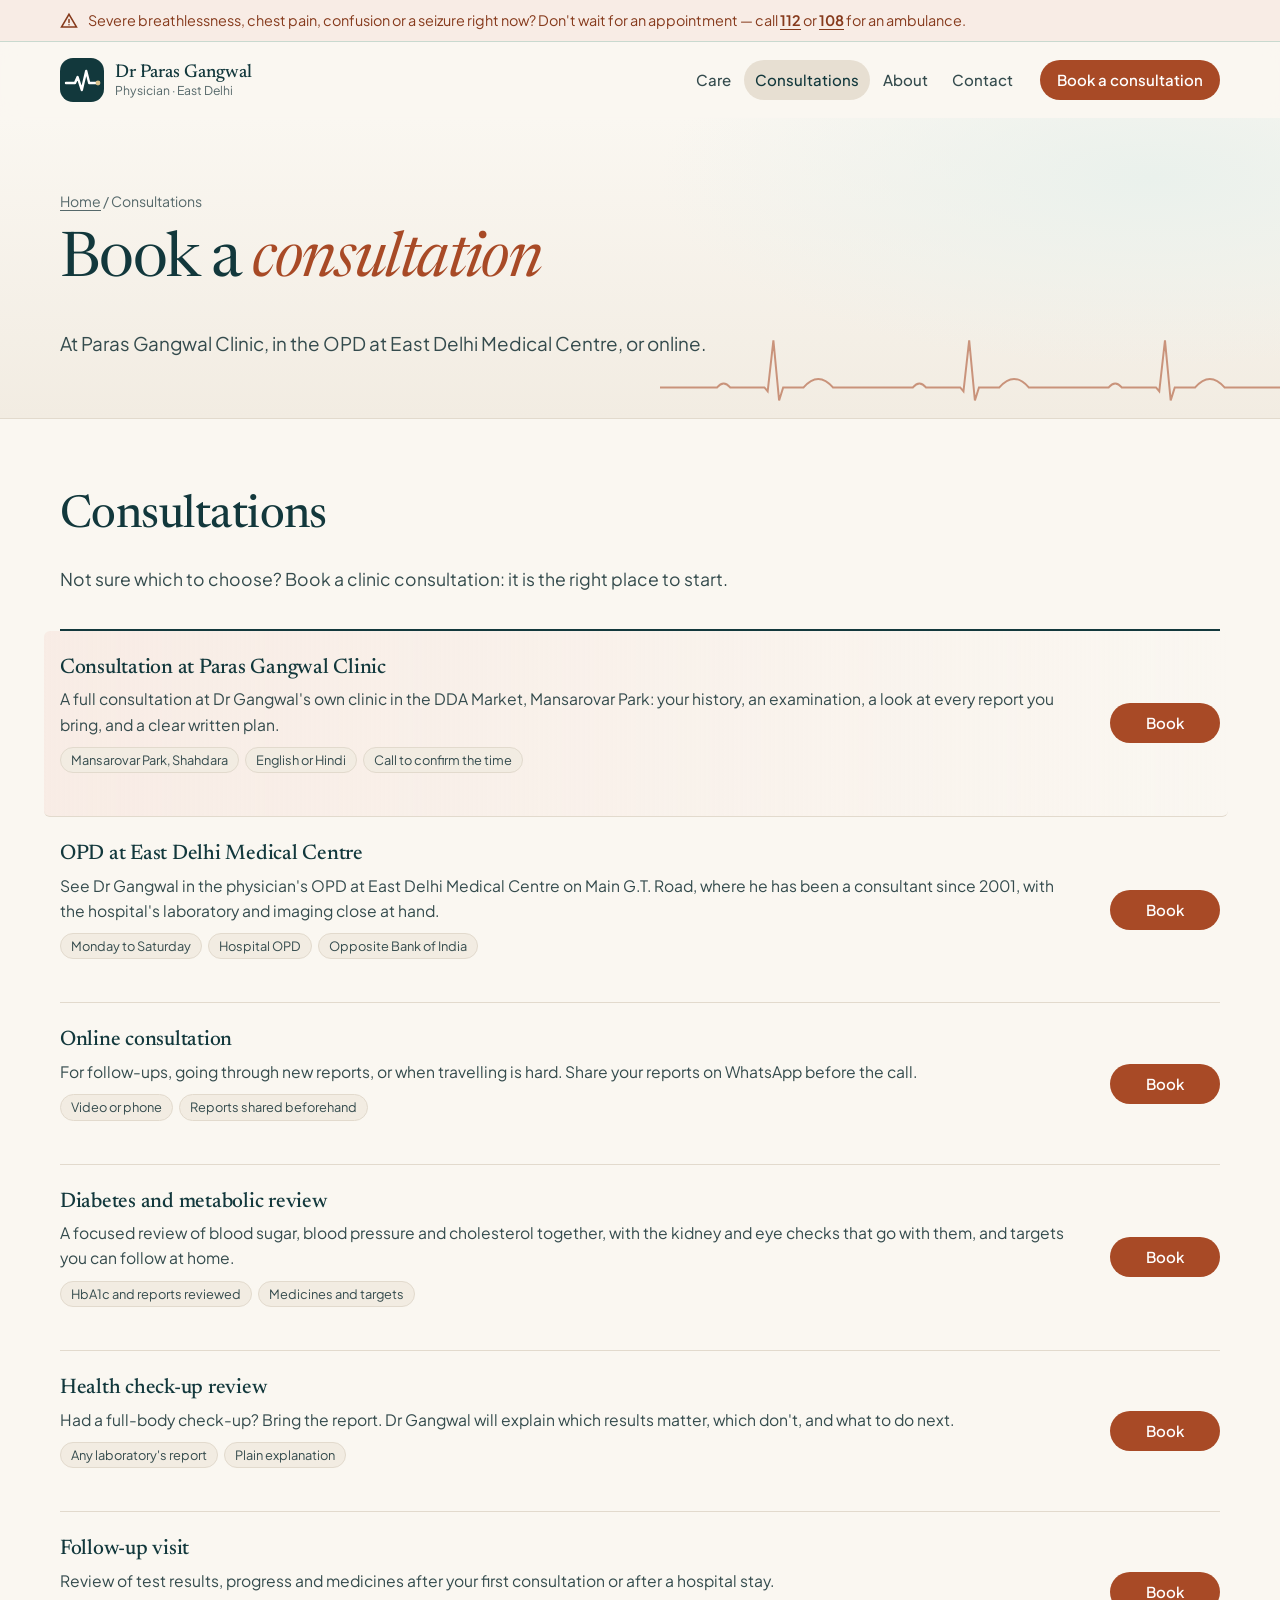
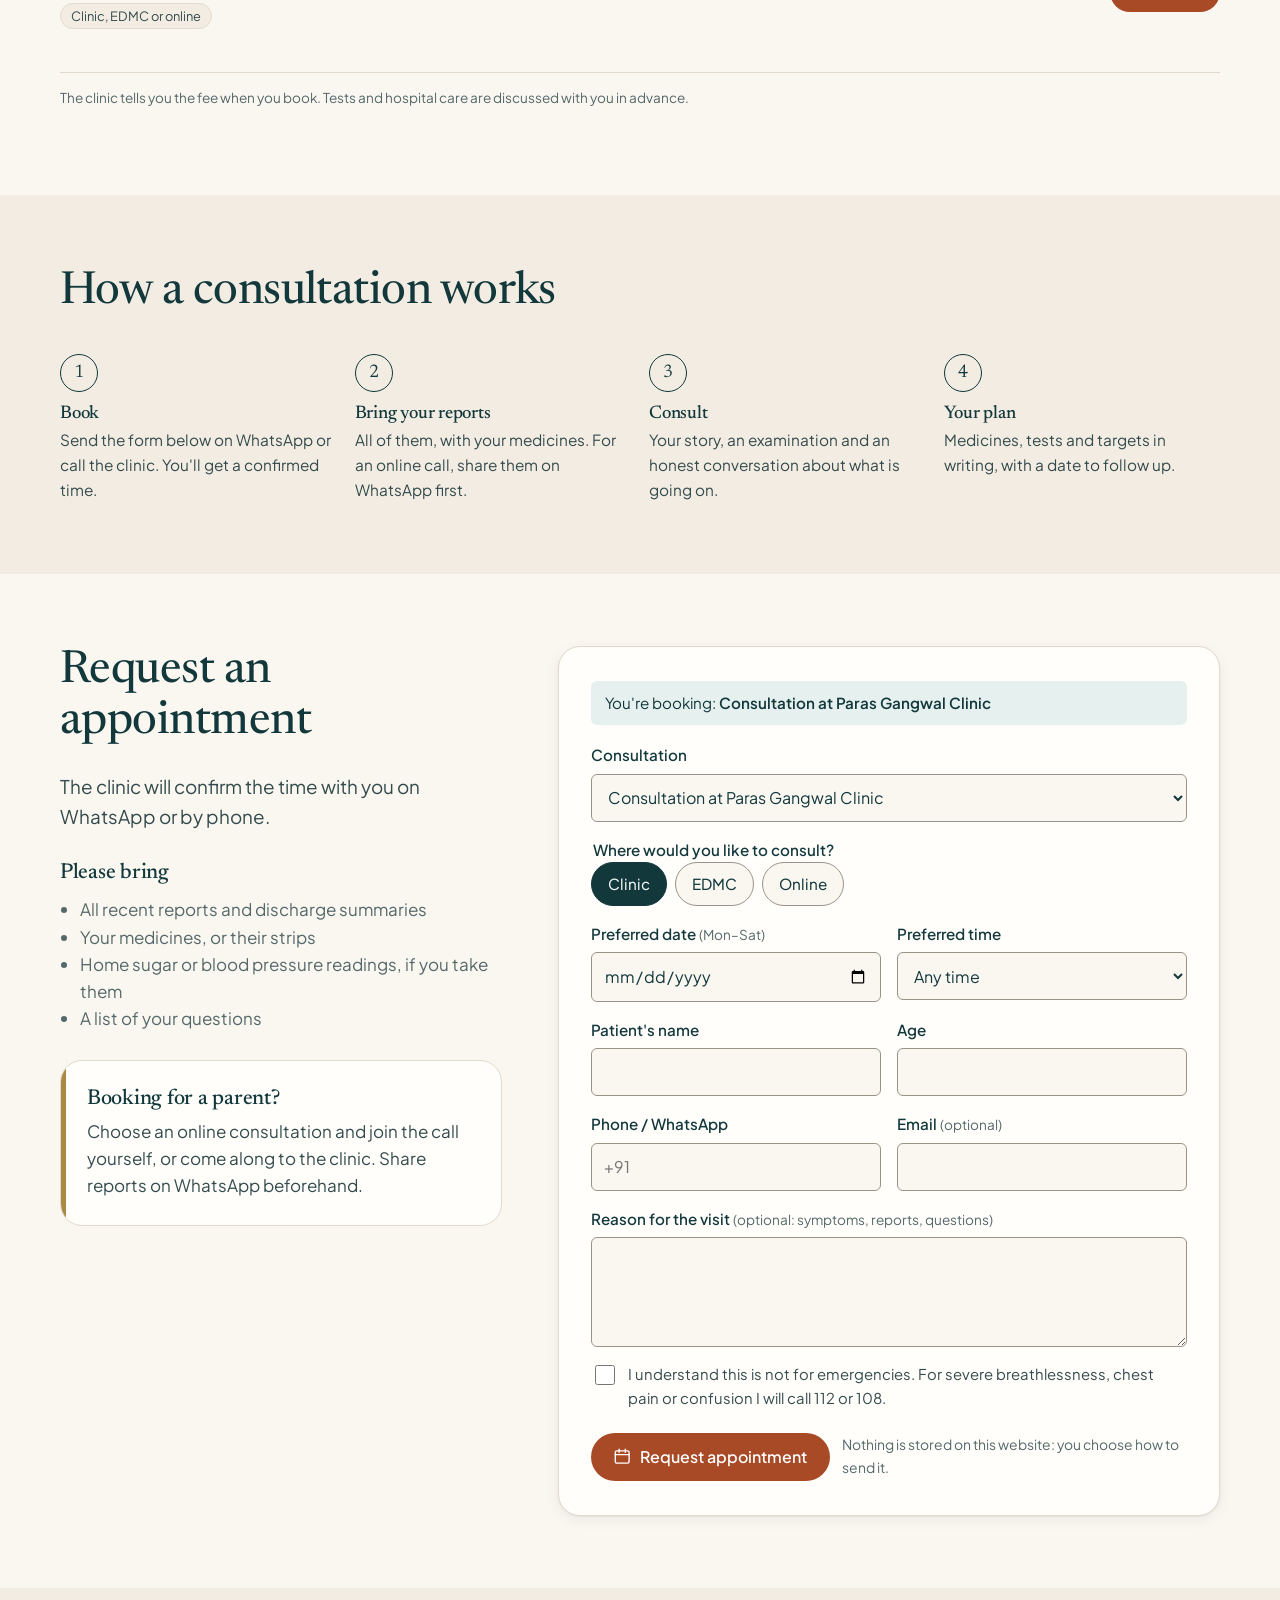
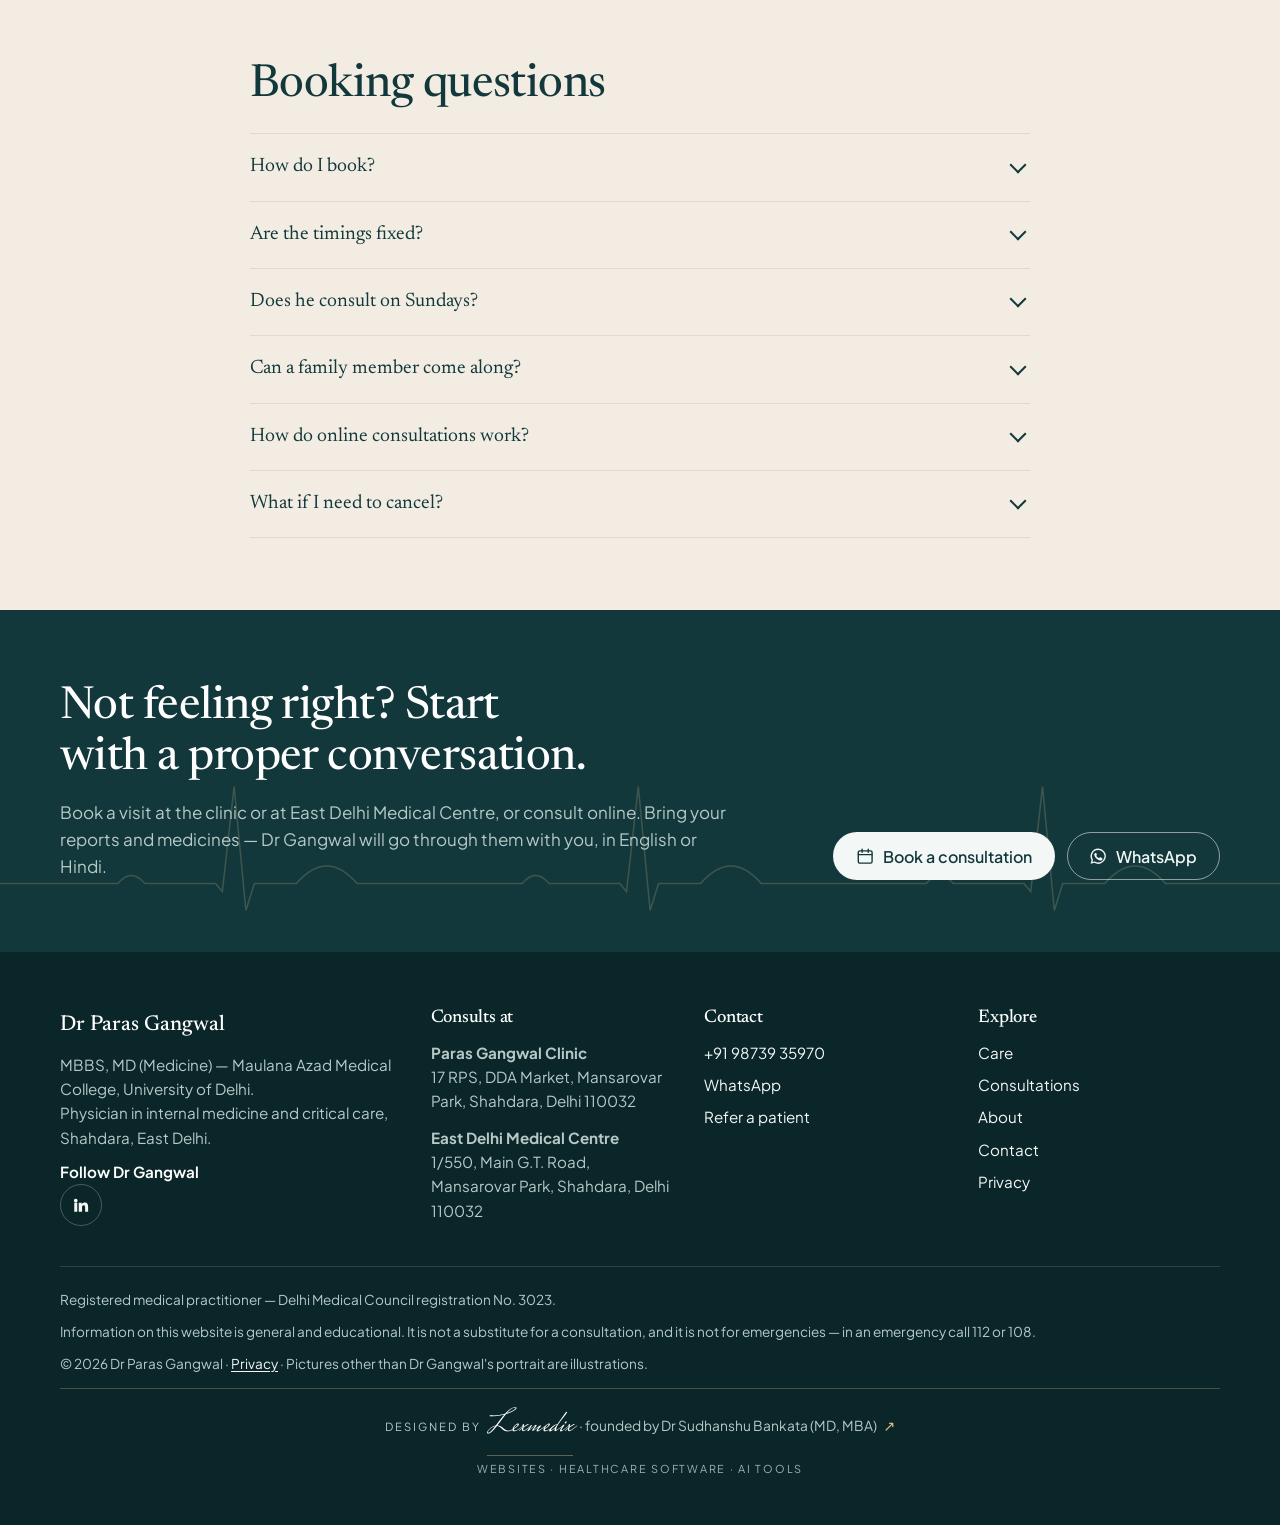
<file: consultations/index.html>
<!doctype html>
<html lang="en-IN" data-root="../">
<head>
<meta charset="utf-8">
<meta name="viewport" content="width=device-width, initial-scale=1, viewport-fit=cover">
<title>Book a consultation · Dr Paras Gangwal</title>
<meta name="description" content="Book Dr Paras Gangwal at his Mansarovar Park clinic, the OPD at East Delhi Medical Centre, or online: diabetes reviews, check-ups and follow-ups.">
<link rel="canonical" href="https://drbankata.github.io/paras-gangwal/consultations/">
<meta name="robots" content="noindex, nofollow">
<meta name="theme-color" content="#12383C">
<meta property="og:type" content="website">
<meta property="og:site_name" content="Dr Paras Gangwal · Physician">
<meta property="og:title" content="Book a consultation · Dr Paras Gangwal">
<meta property="og:description" content="Book Dr Paras Gangwal at his Mansarovar Park clinic, the OPD at East Delhi Medical Centre, or online: diabetes reviews, check-ups and follow-ups.">
<meta property="og:url" content="https://drbankata.github.io/paras-gangwal/consultations/">
<meta property="og:image" content="https://drbankata.github.io/paras-gangwal/assets/img/og-image.jpg">
<meta property="og:image:width" content="1200">
<meta property="og:image:height" content="630">
<meta property="og:locale" content="en_IN">
<meta name="twitter:card" content="summary_large_image">
<link rel="icon" href="../assets/img/favicon.svg" type="image/svg+xml">
<link rel="icon" href="../assets/img/favicon.png" sizes="32x32" type="image/png">
<link rel="apple-touch-icon" href="../assets/img/apple-touch-icon.png">
<link rel="preload" href="../assets/fonts/newsreader.woff2" as="font" type="font/woff2" crossorigin>
<link rel="preload" href="../assets/fonts/jakarta.woff2" as="font" type="font/woff2" crossorigin>
<link rel="stylesheet" href="../assets/css/site.css?v=19ff1a23b8">
<script type="application/ld+json">{"@context": "https://schema.org", "@type": "Physician", "@id": "https://drbankata.github.io/paras-gangwal/#doctor", "name": "Dr Paras Gangwal", "honorificPrefix": "Dr", "url": "https://drbankata.github.io/paras-gangwal/", "image": "https://drbankata.github.io/paras-gangwal/assets/img/paras-gangwal.jpg", "description": "Physician in internal medicine and critical care in East Delhi. MBBS and MD (Medicine), Maulana Azad Medical College, University of Delhi. Delhi Medical Council registration 3023.", "knowsAbout": ["Internal medicine", "Diabetes", "Critical care", "Fevers and infections", "Preventive health checks"], "knowsLanguage": ["en", "hi"], "alumniOf": {"@type": "CollegeOrUniversity", "name": "Maulana Azad Medical College, University of Delhi"}, "hospitalAffiliation": {"@type": "Hospital", "name": "East Delhi Medical Centre", "url": "https://edmc.in/", "address": {"@type": "PostalAddress", "streetAddress": "1/550, Main G.T. Road, Mansarovar Park", "addressLocality": "Shahdara, Delhi", "postalCode": "110032", "addressCountry": "IN"}}, "worksFor": {"@type": "MedicalClinic", "@id": "https://drbankata.github.io/paras-gangwal/#clinic", "name": "Paras Gangwal Clinic", "telephone": "+91-9873935970", "address": {"@type": "PostalAddress", "streetAddress": "17 RPS, DDA Market, Mansarovar Park", "addressLocality": "Shahdara, Delhi", "postalCode": "110032", "addressCountry": "IN"}, "geo": {"@type": "GeoCoordinates", "latitude": 28.6819197, "longitude": 77.2987898}}, "sameAs": ["https://www.linkedin.com/in/paras-gangwal-55a8ba71/", "https://www.practo.com/delhi/doctor/dr-paras-general-physician"]}</script>
<script type="application/ld+json">{"@context": "https://schema.org", "@type": "WebSite", "name": "Dr Paras Gangwal", "url": "https://drbankata.github.io/paras-gangwal/", "inLanguage": "en-IN"}</script>
<script type="application/ld+json">{"@context": "https://schema.org", "@type": "BreadcrumbList", "itemListElement": [{"@type": "ListItem", "position": 1, "name": "Home", "item": "https://drbankata.github.io/paras-gangwal/"}, {"@type": "ListItem", "position": 2, "name": "Consultations", "item": "https://drbankata.github.io/paras-gangwal/consultations/"}]}</script>
<script type="application/ld+json">{"@context": "https://schema.org", "@type": "FAQPage", "mainEntity": [{"@type": "Question", "name": "How do I book?", "acceptedAnswer": {"@type": "Answer", "text": "Fill in the form on this page and send it on WhatsApp, or call the clinic. The team confirms a time with you."}}, {"@type": "Question", "name": "Are the timings fixed?", "acceptedAnswer": {"@type": "Answer", "text": "Timings can change, so please call or send a WhatsApp message before you visit, especially for the clinic."}}, {"@type": "Question", "name": "Does he consult on Sundays?", "acceptedAnswer": {"@type": "Answer", "text": "No. Consultations are Monday to Saturday. In an emergency, call 112 or 108."}}, {"@type": "Question", "name": "Can a family member come along?", "acceptedAnswer": {"@type": "Answer", "text": "Yes. Many patients find it helpful, and a family member can also join an online call."}}, {"@type": "Question", "name": "How do online consultations work?", "acceptedAnswer": {"@type": "Answer", "text": "Book as usual and choose online. Share your reports on WhatsApp beforehand; the clinic sends you the call details."}}, {"@type": "Question", "name": "What if I need to cancel?", "acceptedAnswer": {"@type": "Answer", "text": "Let the clinic know as early as you can on WhatsApp or by phone, so the slot can go to someone else."}}]}</script>
</head>
<body>
<a class="skip" href="#main">Skip to content</a>
<div class="progress" aria-hidden="true"></div>
<aside class="sos" aria-label="Emergency"><div class="wrap"><svg viewBox="0 0 24 24" fill="none" stroke="currentColor" stroke-width="2" stroke-linecap="round" aria-hidden="true"><path d="M12 3 2 20h20L12 3Z"/><path d="M12 10v4M12 17h.01"/></svg><p><span class="long">Severe breathlessness, chest pain, confusion or a seizure right now? Don't wait for an appointment — call</span><span class="short">Very unwell right now? Call</span> <a href="tel:112">112</a> or <a href="tel:108">108</a><span class="long"> for an ambulance</span>.</p></div></aside>
<header class="site-header">
  <div class="wrap head-in">
    <a class="brand" href="../" aria-label="Dr Paras Gangwal — home"><svg class="brand-mark" viewBox="0 0 44 44" aria-hidden="true"><rect width="44" height="44" rx="13" fill="#12383C"/><path d="M6 25h9l2.6-6 4.2 13 4.4-19 3 12H38" fill="none" stroke="#fff" stroke-width="2.4" stroke-linecap="round" stroke-linejoin="round"/><circle cx="38" cy="25" r="2.4" fill="#D8C08A"/></svg><span class="brand-txt"><span class="brand-name">Dr Paras Gangwal</span><span class="brand-sub">Physician · East Delhi</span></span></a>
    <nav id="site-nav" aria-label="Main">
      <ul><li class="nav-home"><a href="../">Home</a></li><li><a href="../care/">Care</a></li><li><a href="../consultations/" aria-current="page">Consultations</a></li><li><a href="../about/">About</a></li><li><a href="../contact/">Contact</a></li></ul>
      <div class="nav-extra">
        <a class="btn btn-red" href="../consultations/#book"><svg viewBox="0 0 24 24" fill="none" stroke="currentColor" stroke-width="1.8" stroke-linecap="round" aria-hidden="true"><rect x="3" y="5" width="18" height="16" rx="2"/><path d="M3 10h18M8 3v4M16 3v4"/></svg>Book a consultation</a>
        <a class="btn btn-line" data-show="whatsapp" href="#"><svg viewBox="0 0 24 24" fill="currentColor" aria-hidden="true"><path d="M12 2a10 10 0 0 0-8.6 15.1L2 22l5-1.3A10 10 0 1 0 12 2Zm0 18.2a8.2 8.2 0 0 1-4.2-1.2l-.3-.2-3 .8.8-2.9-.2-.3A8.2 8.2 0 1 1 12 20.2Zm4.5-6.1c-.2-.1-1.5-.7-1.7-.8-.2-.1-.4-.1-.6.1l-.8 1c-.1.2-.3.2-.5.1a6.7 6.7 0 0 1-3.3-2.9c-.3-.4.2-.4.7-1.3.1-.2 0-.3 0-.4l-.8-1.8c-.2-.5-.4-.4-.6-.4h-.5a1 1 0 0 0-.7.3 3 3 0 0 0-.9 2.2 5.2 5.2 0 0 0 1.1 2.7 11.8 11.8 0 0 0 4.5 4c1.7.7 2.3.8 3.2.7a2.7 2.7 0 0 0 1.8-1.3 2.2 2.2 0 0 0 .2-1.3c-.1-.1-.3-.2-.5-.3Z"/></svg>WhatsApp the clinic</a>
        <a class="btn btn-line" data-show="phone" href="#"><svg viewBox="0 0 24 24" fill="none" stroke="currentColor" stroke-width="1.8" stroke-linecap="round" stroke-linejoin="round" aria-hidden="true"><path d="M5 4h4l2 5-2.5 1.5a11 11 0 0 0 5 5L15 13l5 2v4a2 2 0 0 1-2 2A16 16 0 0 1 3 6a2 2 0 0 1 2-2"/></svg><span data-fill>Call the clinic</span></a>
      </div>
    </nav>
    <a class="btn btn-red btn-s head-cta" href="../consultations/#book">Book a consultation</a>
    <button class="menu-btn" type="button" aria-expanded="false" aria-controls="site-nav"><svg viewBox="0 0 24 24" fill="none" stroke="currentColor" stroke-width="1.8" stroke-linecap="round" aria-hidden="true"><path d="M4 7h16M4 12h16M4 17h10"/></svg><span class="sr-only">Open menu</span></button>
  </div>
</header>
<main id="main">
<section class="page-hero ecg-paper">
  <svg class="mini-trace" viewBox="0 0 760 120" aria-hidden="true" preserveAspectRatio="none"><path vector-effect="non-scaling-stroke" d="M0,90 L70,90 q8,-9.6 16,0 L128,90 l4,4.8 l7,-62.4 l7,73.6 l5,-16.0 L176,90 q18,-20.8 36,0 L310,90 q8,-9.6 16,0 L368,90 l4,4.8 l7,-62.4 l7,73.6 l5,-16.0 L416,90 q18,-20.8 36,0 L550,90 q8,-9.6 16,0 L608,90 l4,4.8 l7,-62.4 l7,73.6 l5,-16.0 L656,90 q18,-20.8 36,0 L760,90"/></svg>
  <div class="wrap">
    <p class="crumbs"><a href="../">Home</a> / Consultations</p>
    <h1>Book a <em>consultation</em></h1>
    <p class="lede">At Paras Gangwal Clinic, in the OPD at East Delhi Medical Centre, or online.</p>
  </div>
</section>
<section class="section">
  <div class="wrap">
    <div class="sec-head"><h2>Consultations</h2><p>Not sure which to choose? Book a clinic consultation: it is the right place to start.</p></div>
    <div class="fees"><div class="fee is-featured" id="svc-clinic">
  <div class="fee-main"><h3>Consultation at Paras Gangwal Clinic</h3><p>A full consultation at Dr Gangwal&#x27;s own clinic in the DDA Market, Mansarovar Park: your history, an examination, a look at every report you bring, and a clear written plan.</p><ul class="fee-tags"><li>Mansarovar Park, Shahdara</li><li>English or Hindi</li><li>Call to confirm the time</li></ul></div>
  <div class="fee-act"><a class="btn btn-red btn-s" href="../consultations/?service=clinic#book" data-book="clinic">Book</a><a class="btn btn-line btn-s" data-pay="clinic" href="#" hidden>Pay online</a><a class="btn btn-line btn-s" data-upi="clinic" href="#" hidden>Pay by UPI</a></div>
</div><div class="fee" id="svc-edmc">
  <div class="fee-main"><h3>OPD at East Delhi Medical Centre</h3><p>See Dr Gangwal in the physician&#x27;s OPD at East Delhi Medical Centre on Main G.T. Road, where he has been a consultant since 2001, with the hospital&#x27;s laboratory and imaging close at hand.</p><ul class="fee-tags"><li>Monday to Saturday</li><li>Hospital OPD</li><li>Opposite Bank of India</li></ul></div>
  <div class="fee-act"><a class="btn btn-red btn-s" href="../consultations/?service=edmc#book" data-book="edmc">Book</a><a class="btn btn-line btn-s" data-pay="edmc" href="#" hidden>Pay online</a><a class="btn btn-line btn-s" data-upi="edmc" href="#" hidden>Pay by UPI</a></div>
</div><div class="fee" id="svc-online">
  <div class="fee-main"><h3>Online consultation</h3><p>For follow-ups, going through new reports, or when travelling is hard. Share your reports on WhatsApp before the call.</p><ul class="fee-tags"><li>Video or phone</li><li>Reports shared beforehand</li></ul></div>
  <div class="fee-act"><a class="btn btn-red btn-s" href="../consultations/?service=online#book" data-book="online">Book</a><a class="btn btn-line btn-s" data-pay="online" href="#" hidden>Pay online</a><a class="btn btn-line btn-s" data-upi="online" href="#" hidden>Pay by UPI</a></div>
</div><div class="fee" id="svc-diabetes">
  <div class="fee-main"><h3>Diabetes and metabolic review</h3><p>A focused review of blood sugar, blood pressure and cholesterol together, with the kidney and eye checks that go with them, and targets you can follow at home.</p><ul class="fee-tags"><li>HbA1c and reports reviewed</li><li>Medicines and targets</li></ul></div>
  <div class="fee-act"><a class="btn btn-red btn-s" href="../consultations/?service=diabetes#book" data-book="diabetes">Book</a><a class="btn btn-line btn-s" data-pay="diabetes" href="#" hidden>Pay online</a><a class="btn btn-line btn-s" data-upi="diabetes" href="#" hidden>Pay by UPI</a></div>
</div><div class="fee" id="svc-checkup">
  <div class="fee-main"><h3>Health check-up review</h3><p>Had a full-body check-up? Bring the report. Dr Gangwal will explain which results matter, which don&#x27;t, and what to do next.</p><ul class="fee-tags"><li>Any laboratory&#x27;s report</li><li>Plain explanation</li></ul></div>
  <div class="fee-act"><a class="btn btn-red btn-s" href="../consultations/?service=checkup#book" data-book="checkup">Book</a><a class="btn btn-line btn-s" data-pay="checkup" href="#" hidden>Pay online</a><a class="btn btn-line btn-s" data-upi="checkup" href="#" hidden>Pay by UPI</a></div>
</div><div class="fee" id="svc-follow-up">
  <div class="fee-main"><h3>Follow-up visit</h3><p>Review of test results, progress and medicines after your first consultation or after a hospital stay.</p><ul class="fee-tags"><li>Clinic, EDMC or online</li></ul></div>
  <div class="fee-act"><a class="btn btn-red btn-s" href="../consultations/?service=follow-up#book" data-book="follow-up">Book</a><a class="btn btn-line btn-s" data-pay="follow-up" href="#" hidden>Pay online</a><a class="btn btn-line btn-s" data-upi="follow-up" href="#" hidden>Pay by UPI</a></div>
</div></div>
    <p class="sample-note">The clinic tells you the fee when you book. Tests and hospital care are discussed with you in advance.</p>
  </div>
</section>

<section class="section panel" aria-labelledby="how">
  <div class="wrap">
    <div class="sec-head"><h2 id="how">How a consultation works</h2></div>
    <ol class="steps">
      <li><h3>Book</h3><p>Send the form below on WhatsApp or call the clinic. You'll get a confirmed time.</p></li>
      <li><h3>Bring your reports</h3><p>All of them, with your medicines. For an online call, share them on WhatsApp first.</p></li>
      <li><h3>Consult</h3><p>Your story, an examination and an honest conversation about what is going on.</p></li>
      <li><h3>Your plan</h3><p>Medicines, tests and targets in writing, with a date to follow up.</p></li>
    </ol>
  </div>
</section>

<section class="section" id="book" aria-labelledby="book-h">
  <div class="wrap">
    <div class="split split-narrow">
      <div>
        <h2 id="book-h">Request an appointment</h2>
        <p class="lede">The clinic will confirm the time with you on WhatsApp or by phone.</p>
        <h3 style="margin-top:30px">Please bring</h3>
        <ul class="muted"><li>All recent reports and discharge summaries</li><li>Your medicines, or their strips</li><li>Home sugar or blood pressure readings, if you take them</li><li>A list of your questions</li></ul>
        <div class="medal-card" style="margin-top:28px"><h3>Booking for a parent?</h3><p>Choose an online consultation and join the call yourself, or come along to the clinic. Share reports on WhatsApp beforehand.</p></div>
      </div>
      <form class="form-card" data-form="booking" novalidate>
        <div class="picked" id="bk-picked" aria-live="polite"></div>
        <div class="fgrid">
          <div class="field full"><label for="bk-service">Consultation</label><select id="bk-service" name="service" required><option value="clinic">Consultation at Paras Gangwal Clinic</option><option value="edmc">OPD at East Delhi Medical Centre</option><option value="online">Online consultation</option><option value="diabetes">Diabetes and metabolic review</option><option value="checkup">Health check-up review</option><option value="follow-up">Follow-up visit</option></select></div>
          <fieldset class="field full"><legend>Where would you like to consult?</legend>
            <div class="seg seg-3"><label><input type="radio" name="mode" value="Paras Gangwal Clinic" checked><span>Clinic</span></label><label><input type="radio" name="mode" value="East Delhi Medical Centre"><span>EDMC</span></label><label><input type="radio" name="mode" value="Online"><span>Online</span></label></div></fieldset>
          <div class="field"><label for="bk-date">Preferred date <span class="hint">(Mon–Sat)</span></label><input id="bk-date" name="date" type="date"></div>
          <div class="field"><label for="bk-time">Preferred time</label><select id="bk-time" name="time"><option>Any time</option><option>Morning</option><option>Afternoon</option><option>Evening</option></select></div>
          <div class="field"><label for="bk-name">Patient's name</label><input id="bk-name" name="name" autocomplete="name" required></div>
          <div class="field"><label for="bk-age">Age</label><input id="bk-age" name="age" inputmode="numeric" maxlength="3"></div>
          <div class="field"><label for="bk-phone">Phone / WhatsApp</label><input id="bk-phone" name="phone" type="tel" autocomplete="tel" required placeholder="+91"></div>
          <div class="field"><label for="bk-email">Email <span class="hint">(optional)</span></label><input id="bk-email" name="email" type="email" autocomplete="email"></div>
          <div class="field full"><label for="bk-note">Reason for the visit <span class="hint">(optional: symptoms, reports, questions)</span></label><textarea id="bk-note" name="note"></textarea></div>
          <label class="check full"><input type="checkbox" name="ok" required><span>I understand this is not for emergencies. For severe breathlessness, chest pain or confusion I will call 112 or 108.</span></label>
        </div>
        <div class="form-foot"><button class="btn btn-red" type="submit"><svg viewBox="0 0 24 24" fill="none" stroke="currentColor" stroke-width="1.8" stroke-linecap="round" aria-hidden="true"><rect x="3" y="5" width="18" height="16" rx="2"/><path d="M3 10h18M8 3v4M16 3v4"/></svg>Request appointment</button><p>Nothing is stored on this website: you choose how to send it.</p></div>
      </form>
    </div>
  </div>
</section>

<section class="section panel" aria-labelledby="bq"><div class="wrap wrap-n"><h2 id="bq">Booking questions</h2><div class="faq"><details><summary>How do I book?</summary><div class="ans"><p>Fill in the form on this page and send it on WhatsApp, or call the clinic. The team confirms a time with you.</p></div></details><details><summary>Are the timings fixed?</summary><div class="ans"><p>Timings can change, so please call or send a WhatsApp message before you visit, especially for the clinic.</p></div></details><details><summary>Does he consult on Sundays?</summary><div class="ans"><p>No. Consultations are Monday to Saturday. In an emergency, call 112 or 108.</p></div></details><details><summary>Can a family member come along?</summary><div class="ans"><p>Yes. Many patients find it helpful, and a family member can also join an online call.</p></div></details><details><summary>How do online consultations work?</summary><div class="ans"><p>Book as usual and choose online. Share your reports on WhatsApp beforehand; the clinic sends you the call details.</p></div></details><details><summary>What if I need to cancel?</summary><div class="ans"><p>Let the clinic know as early as you can on WhatsApp or by phone, so the slot can go to someone else.</p></div></details></div></div></section>

<section class="close-band">
  <svg class="trace-bg" viewBox="0 0 760 120" aria-hidden="true" preserveAspectRatio="none"><path vector-effect="non-scaling-stroke" d="M0,90 L70,90 q8,-9.6 16,0 L128,90 l4,4.8 l7,-62.4 l7,73.6 l5,-16.0 L176,90 q18,-20.8 36,0 L310,90 q8,-9.6 16,0 L368,90 l4,4.8 l7,-62.4 l7,73.6 l5,-16.0 L416,90 q18,-20.8 36,0 L550,90 q8,-9.6 16,0 L608,90 l4,4.8 l7,-62.4 l7,73.6 l5,-16.0 L656,90 q18,-20.8 36,0 L760,90"/></svg>
  <div class="wrap">
    <div><h2>Not feeling right? Start with a proper conversation.</h2><p style="margin-top:14px">Book a visit at the clinic or at East Delhi Medical Centre, or consult online. Bring your reports and medicines — Dr Gangwal will go through them with you, in English or Hindi.</p></div>
    <div class="btn-row"><a class="btn btn-light" href="../consultations/#book"><svg viewBox="0 0 24 24" fill="none" stroke="currentColor" stroke-width="1.8" stroke-linecap="round" aria-hidden="true"><rect x="3" y="5" width="18" height="16" rx="2"/><path d="M3 10h18M8 3v4M16 3v4"/></svg>Book a consultation</a><a class="btn btn-ghost-light" data-show="whatsapp" href="#"><svg viewBox="0 0 24 24" fill="currentColor" aria-hidden="true"><path d="M12 2a10 10 0 0 0-8.6 15.1L2 22l5-1.3A10 10 0 1 0 12 2Zm0 18.2a8.2 8.2 0 0 1-4.2-1.2l-.3-.2-3 .8.8-2.9-.2-.3A8.2 8.2 0 1 1 12 20.2Zm4.5-6.1c-.2-.1-1.5-.7-1.7-.8-.2-.1-.4-.1-.6.1l-.8 1c-.1.2-.3.2-.5.1a6.7 6.7 0 0 1-3.3-2.9c-.3-.4.2-.4.7-1.3.1-.2 0-.3 0-.4l-.8-1.8c-.2-.5-.4-.4-.6-.4h-.5a1 1 0 0 0-.7.3 3 3 0 0 0-.9 2.2 5.2 5.2 0 0 0 1.1 2.7 11.8 11.8 0 0 0 4.5 4c1.7.7 2.3.8 3.2.7a2.7 2.7 0 0 0 1.8-1.3 2.2 2.2 0 0 0 .2-1.3c-.1-.1-.3-.2-.5-.3Z"/></svg>WhatsApp</a></div>
  </div>
</section>
</main>
<footer class="site-footer">
  <div class="wrap">
    <div class="foot-grid">
      <div class="foot-brand">
        <span class="brand-name">Dr Paras Gangwal</span>
        <p>MBBS, MD (Medicine) — Maulana Azad Medical College, University of Delhi.<br>Physician in internal medicine and critical care, Shahdara, East Delhi.</p>
        <p class="foot-follow">Follow Dr Gangwal</p>
        <ul class="socials" aria-label="Follow Dr Paras Gangwal">
          <li><a data-show="linkedin" href="https://www.linkedin.com/in/paras-gangwal-55a8ba71/" target="_blank" rel="noopener" aria-label="LinkedIn (opens in a new tab)" title="LinkedIn"><svg viewBox="0 0 24 24" fill="currentColor" aria-hidden="true"><path d="M4.98 3.5a2.5 2.5 0 1 1 0 5 2.5 2.5 0 0 1 0-5ZM3 9h4v12H3zM9 9h3.8v1.7h.1a4.2 4.2 0 0 1 3.8-2c4 0 4.8 2.6 4.8 6V21h-4v-5.6c0-1.3 0-3-1.9-3s-2.2 1.5-2.2 2.9V21H9z"/></svg></a></li>
          <li><a data-show="youtube" href="#" aria-label="YouTube (opens in a new tab)" title="YouTube"><svg viewBox="0 0 24 24" fill="currentColor" aria-hidden="true"><path d="M23 7.2a3 3 0 0 0-2.1-2.1C19 4.6 12 4.6 12 4.6s-7 0-8.9.5A3 3 0 0 0 1 7.2 31 31 0 0 0 .5 12a31 31 0 0 0 .5 4.8 3 3 0 0 0 2.1 2.1c1.9.5 8.9.5 8.9.5s7 0 8.9-.5a3 3 0 0 0 2.1-2.1 31 31 0 0 0 .5-4.8 31 31 0 0 0-.5-4.8ZM9.7 15.1V8.9l5.8 3.1Z"/></svg></a></li>
          <li><a data-show="instagram" href="#" aria-label="Instagram (opens in a new tab)" title="Instagram"><svg viewBox="0 0 24 24" fill="none" stroke="currentColor" stroke-width="1.8" aria-hidden="true"><rect x="3" y="3" width="18" height="18" rx="5"/><circle cx="12" cy="12" r="4"/><circle cx="17.5" cy="6.5" r="1" fill="currentColor"/></svg></a></li>
          <li><a data-show="facebook" href="#" aria-label="Facebook (opens in a new tab)" title="Facebook"><svg viewBox="0 0 24 24" fill="currentColor" aria-hidden="true"><path d="M14 8V6.3c0-.8.2-1.3 1.4-1.3H17V2h-2.6C11.3 2 10 3.6 10 6.2V8H8v3h2v11h4V11h2.7l.3-3Z"/></svg></a></li>
          <li><a data-show="twitter" href="#" aria-label="X (opens in a new tab)" title="X"><svg viewBox="0 0 24 24" fill="currentColor" aria-hidden="true"><path d="M17.8 3h3.1l-6.8 7.8 8 10.2h-6.3l-4.9-6.4L5.3 21H2.2l7.3-8.3L1.8 3h6.4l4.4 5.9Zm-1.1 16.2h1.7L7.4 4.7H5.6Z"/></svg></a></li>
        </ul>
      </div>
      <div><h2 class="fh">Consults at</h2>
        <address style="font-style:normal"><b>Paras Gangwal Clinic</b><br>17 RPS, DDA Market, Mansarovar Park, Shahdara, Delhi 110032</address>
        <address style="font-style:normal;margin-top:12px"><b>East Delhi Medical Centre</b><br>1/550, Main G.T. Road, Mansarovar Park, Shahdara, Delhi 110032</address>
      </div>
      <div><h2 class="fh">Contact</h2>
        <ul>
          <li><a data-show="phone" href="#"><span data-fill>Phone</span></a></li>
          <li><a data-show="whatsapp" href="#">WhatsApp</a></li>
          <li><a data-show="email" href="#"><span data-fill>Email</span></a></li>
          <li><a href="../contact/?about=referral">Refer a patient</a></li>
        </ul>
      </div>
      <div><h2 class="fh">Explore</h2><ul><li><a href="../care/">Care</a></li><li><a href="../consultations/">Consultations</a></li><li><a href="../about/">About</a></li><li><a href="../contact/">Contact</a></li><li><a href="../privacy/">Privacy</a></li></ul></div>
    </div>
    <div class="foot-legal">
      <p>Registered medical practitioner — Delhi Medical Council registration No. 3023.</p>
      <p>Information on this website is general and educational. It is not a substitute for a consultation, and it is not for emergencies — in an emergency call 112 or 108.</p>
      <p>© <span data-year>2026</span> Dr Paras Gangwal · <a href="../privacy/">Privacy</a> · Pictures other than Dr Gangwal's portrait are illustrations.</p>
    </div>
    <div class="made-by"><a class="mb" href="https://lexmedix.in/services/" target="_blank" rel="noopener"><span class="mb-main"><span class="mb-pre">Designed by</span> <span class="mb-name">Lexmedix</span> <span class="mb-cred"><span class="mb-dot" aria-hidden="true">&middot; </span><span class="mb-sr">, </span>founded by Dr Sudhanshu Bankata (MD, MBA)</span><span class="mb-arrow" aria-hidden="true">&#8599;</span></span><span class="mb-sr">, </span><span class="mb-sub">Websites &middot; Healthcare software &middot; AI tools</span><span class="mb-sr"> (opens in a new tab)</span></a></div>
  </div>
</footer>
<nav class="mbar" aria-label="Quick actions">
  <a data-show="phone" href="#"><svg viewBox="0 0 24 24" fill="none" stroke="currentColor" stroke-width="1.8" stroke-linecap="round" stroke-linejoin="round" aria-hidden="true"><path d="M5 4h4l2 5-2.5 1.5a11 11 0 0 0 5 5L15 13l5 2v4a2 2 0 0 1-2 2A16 16 0 0 1 3 6a2 2 0 0 1 2-2"/></svg>Call</a>
  <a data-show="whatsapp" href="#"><svg viewBox="0 0 24 24" fill="currentColor" aria-hidden="true"><path d="M12 2a10 10 0 0 0-8.6 15.1L2 22l5-1.3A10 10 0 1 0 12 2Zm0 18.2a8.2 8.2 0 0 1-4.2-1.2l-.3-.2-3 .8.8-2.9-.2-.3A8.2 8.2 0 1 1 12 20.2Zm4.5-6.1c-.2-.1-1.5-.7-1.7-.8-.2-.1-.4-.1-.6.1l-.8 1c-.1.2-.3.2-.5.1a6.7 6.7 0 0 1-3.3-2.9c-.3-.4.2-.4.7-1.3.1-.2 0-.3 0-.4l-.8-1.8c-.2-.5-.4-.4-.6-.4h-.5a1 1 0 0 0-.7.3 3 3 0 0 0-.9 2.2 5.2 5.2 0 0 0 1.1 2.7 11.8 11.8 0 0 0 4.5 4c1.7.7 2.3.8 3.2.7a2.7 2.7 0 0 0 1.8-1.3 2.2 2.2 0 0 0 .2-1.3c-.1-.1-.3-.2-.5-.3Z"/></svg>WhatsApp</a>
  <a class="book" href="../consultations/#book"><svg viewBox="0 0 24 24" fill="none" stroke="currentColor" stroke-width="1.8" stroke-linecap="round" aria-hidden="true"><rect x="3" y="5" width="18" height="16" rx="2"/><path d="M3 10h18M8 3v4M16 3v4"/></svg>Book</a>
</nav>
<button class="to-top" type="button" aria-label="Back to top"><svg viewBox="0 0 24 24" fill="none" stroke="currentColor" stroke-width="2" stroke-linecap="round" stroke-linejoin="round" aria-hidden="true"><path d="M12 19V5M5 12l7-7 7 7"/></svg></button>
<dialog id="send-dlg" aria-labelledby="send-title">
  <div class="dlg-in">
    <button class="dlg-x" type="button" data-close aria-label="Close"><svg viewBox="0 0 24 24" fill="none" stroke="currentColor" stroke-width="2" stroke-linecap="round" aria-hidden="true"><path d="M6 6l12 12M18 6 6 18"/></svg></button>
    <h2 id="send-title">Almost done</h2>
    <p data-unsent>Your request is ready. Send it on WhatsApp (fastest) — the clinic will confirm a time with you.</p>
    <p data-sent hidden class="ok-line">Sent. The clinic will get back to you to confirm a time.</p>
    <pre class="msg-preview" tabindex="0" aria-label="Your message"></pre>
    <div class="send-opts">
      <a class="btn btn-red" data-send="whatsapp" href="#"><svg viewBox="0 0 24 24" fill="currentColor" aria-hidden="true"><path d="M12 2a10 10 0 0 0-8.6 15.1L2 22l5-1.3A10 10 0 1 0 12 2Zm0 18.2a8.2 8.2 0 0 1-4.2-1.2l-.3-.2-3 .8.8-2.9-.2-.3A8.2 8.2 0 1 1 12 20.2Zm4.5-6.1c-.2-.1-1.5-.7-1.7-.8-.2-.1-.4-.1-.6.1l-.8 1c-.1.2-.3.2-.5.1a6.7 6.7 0 0 1-3.3-2.9c-.3-.4.2-.4.7-1.3.1-.2 0-.3 0-.4l-.8-1.8c-.2-.5-.4-.4-.6-.4h-.5a1 1 0 0 0-.7.3 3 3 0 0 0-.9 2.2 5.2 5.2 0 0 0 1.1 2.7 11.8 11.8 0 0 0 4.5 4c1.7.7 2.3.8 3.2.7a2.7 2.7 0 0 0 1.8-1.3 2.2 2.2 0 0 0 .2-1.3c-.1-.1-.3-.2-.5-.3Z"/></svg>Send on WhatsApp</a>
      <a class="btn btn-line" data-send="email" href="#"><svg viewBox="0 0 24 24" fill="none" stroke="currentColor" stroke-width="1.8" stroke-linecap="round" stroke-linejoin="round" aria-hidden="true"><rect x="3" y="5" width="18" height="14" rx="2"/><path d="m3 7 9 6 9-6"/></svg>Send by email</a>
      <a class="btn btn-line" data-send="form" href="#" hidden>Open the booking form</a>
      <a class="btn btn-ink" data-pay-now href="#" hidden><svg viewBox="0 0 24 24" fill="none" stroke="currentColor" stroke-width="1.8" stroke-linecap="round" aria-hidden="true"><rect x="2.5" y="5" width="19" height="14" rx="2"/><path d="M2.5 10h19M6 15h4"/></svg>Pay online now</a>
      <a class="btn btn-ink" data-upi-now href="#" hidden><svg viewBox="0 0 24 24" fill="none" stroke="currentColor" stroke-width="1.8" stroke-linecap="round" stroke-linejoin="round" aria-hidden="true"><path d="M6 4h12M6 9h12M9 4c6 0 6 10 0 10H6l8 7"/></svg>Pay by UPI</a>
      <a class="btn btn-line" data-show="booking" href="#" hidden><svg viewBox="0 0 24 24" fill="none" stroke="currentColor" stroke-width="1.8" stroke-linecap="round" aria-hidden="true"><rect x="3" y="5" width="18" height="16" rx="2"/><path d="M3 10h18M8 3v4M16 3v4"/></svg>Pick a slot online</a>
      <button class="btn btn-line" type="button" data-copy><svg viewBox="0 0 24 24" fill="none" stroke="currentColor" stroke-width="1.8" stroke-linecap="round" aria-hidden="true"><rect x="8" y="8" width="12" height="12" rx="2"/><path d="M16 8V6a2 2 0 0 0-2-2H6a2 2 0 0 0-2 2v8a2 2 0 0 0 2 2h2"/></svg>Copy the message</button>
    </div>
    <p class="bank-line" data-bank-line hidden>Bank transfer: <span></span></p>
    <p class="small muted" style="margin:14px 0 0">Nothing is stored on this website. Your message goes only where you send it.</p>
  </div>
</dialog>
<script src="../assets/js/site.js?v=19ff1a23b8" defer></script>
</body>
</html>
</file>
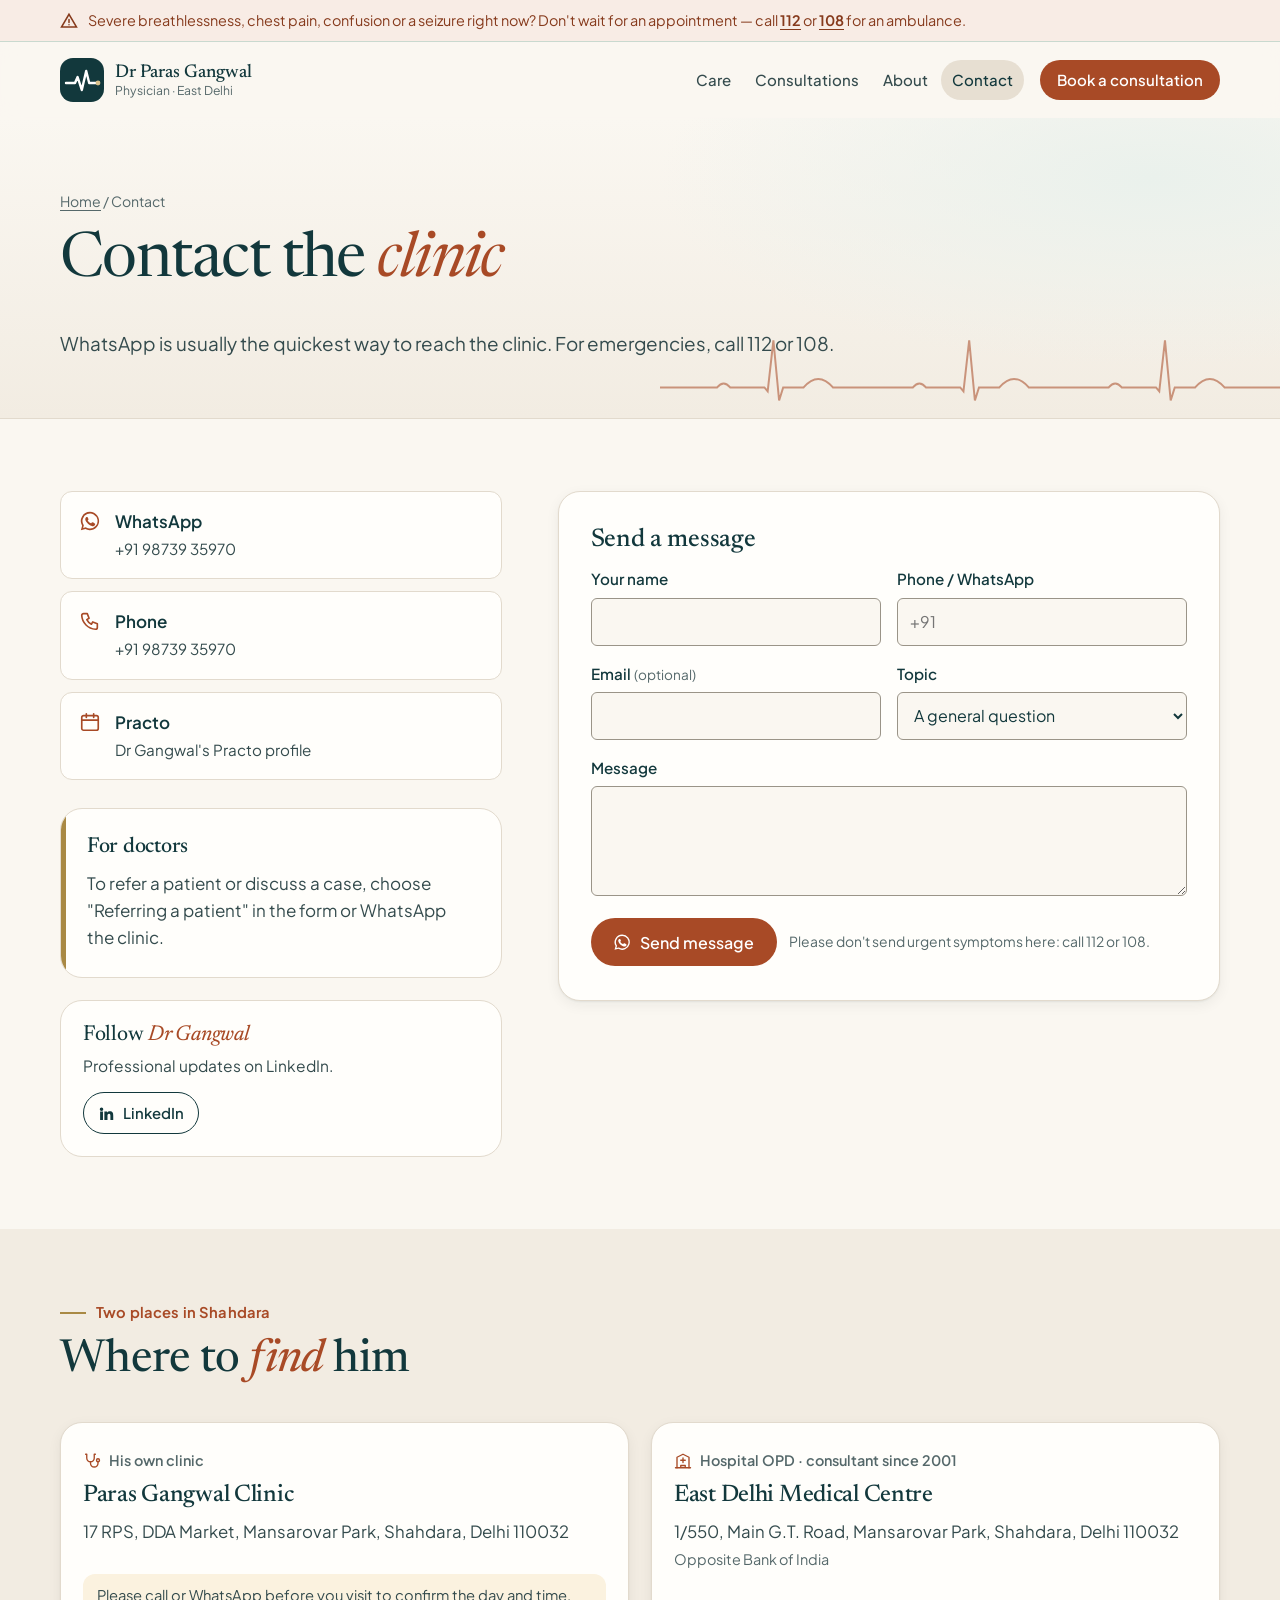
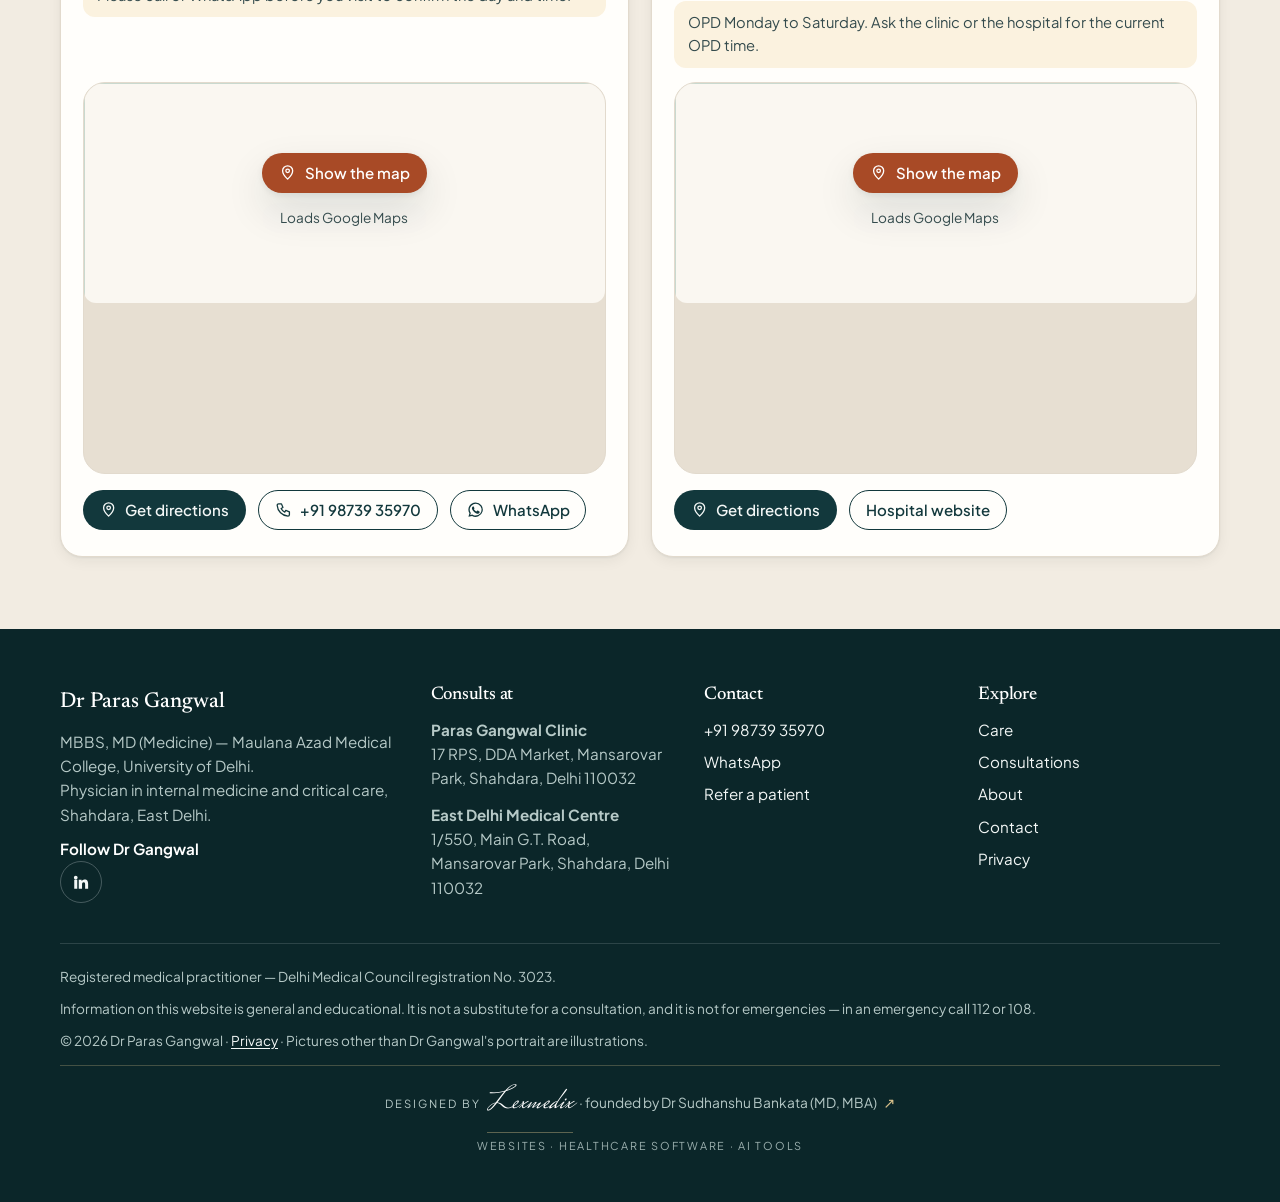
<file: contact/index.html>
<!doctype html>
<html lang="en-IN" data-root="../">
<head>
<meta charset="utf-8">
<meta name="viewport" content="width=device-width, initial-scale=1, viewport-fit=cover">
<title>Contact · Dr Paras Gangwal, Physician</title>
<meta name="description" content="Contact Dr Paras Gangwal: Paras Gangwal Clinic, DDA Market, Mansarovar Park, and East Delhi Medical Centre, Shahdara. Phone and WhatsApp.">
<link rel="canonical" href="https://drbankata.github.io/paras-gangwal/contact/">
<meta name="robots" content="noindex, nofollow">
<meta name="theme-color" content="#12383C">
<meta property="og:type" content="website">
<meta property="og:site_name" content="Dr Paras Gangwal · Physician">
<meta property="og:title" content="Contact · Dr Paras Gangwal, Physician">
<meta property="og:description" content="Contact Dr Paras Gangwal: Paras Gangwal Clinic, DDA Market, Mansarovar Park, and East Delhi Medical Centre, Shahdara. Phone and WhatsApp.">
<meta property="og:url" content="https://drbankata.github.io/paras-gangwal/contact/">
<meta property="og:image" content="https://drbankata.github.io/paras-gangwal/assets/img/og-image.jpg">
<meta property="og:image:width" content="1200">
<meta property="og:image:height" content="630">
<meta property="og:locale" content="en_IN">
<meta name="twitter:card" content="summary_large_image">
<link rel="icon" href="../assets/img/favicon.svg" type="image/svg+xml">
<link rel="icon" href="../assets/img/favicon.png" sizes="32x32" type="image/png">
<link rel="apple-touch-icon" href="../assets/img/apple-touch-icon.png">
<link rel="preload" href="../assets/fonts/newsreader.woff2" as="font" type="font/woff2" crossorigin>
<link rel="preload" href="../assets/fonts/jakarta.woff2" as="font" type="font/woff2" crossorigin>
<link rel="stylesheet" href="../assets/css/site.css?v=19ff1a23b8">
<script type="application/ld+json">{"@context": "https://schema.org", "@type": "Physician", "@id": "https://drbankata.github.io/paras-gangwal/#doctor", "name": "Dr Paras Gangwal", "honorificPrefix": "Dr", "url": "https://drbankata.github.io/paras-gangwal/", "image": "https://drbankata.github.io/paras-gangwal/assets/img/paras-gangwal.jpg", "description": "Physician in internal medicine and critical care in East Delhi. MBBS and MD (Medicine), Maulana Azad Medical College, University of Delhi. Delhi Medical Council registration 3023.", "knowsAbout": ["Internal medicine", "Diabetes", "Critical care", "Fevers and infections", "Preventive health checks"], "knowsLanguage": ["en", "hi"], "alumniOf": {"@type": "CollegeOrUniversity", "name": "Maulana Azad Medical College, University of Delhi"}, "hospitalAffiliation": {"@type": "Hospital", "name": "East Delhi Medical Centre", "url": "https://edmc.in/", "address": {"@type": "PostalAddress", "streetAddress": "1/550, Main G.T. Road, Mansarovar Park", "addressLocality": "Shahdara, Delhi", "postalCode": "110032", "addressCountry": "IN"}}, "worksFor": {"@type": "MedicalClinic", "@id": "https://drbankata.github.io/paras-gangwal/#clinic", "name": "Paras Gangwal Clinic", "telephone": "+91-9873935970", "address": {"@type": "PostalAddress", "streetAddress": "17 RPS, DDA Market, Mansarovar Park", "addressLocality": "Shahdara, Delhi", "postalCode": "110032", "addressCountry": "IN"}, "geo": {"@type": "GeoCoordinates", "latitude": 28.6819197, "longitude": 77.2987898}}, "sameAs": ["https://www.linkedin.com/in/paras-gangwal-55a8ba71/", "https://www.practo.com/delhi/doctor/dr-paras-general-physician"]}</script>
<script type="application/ld+json">{"@context": "https://schema.org", "@type": "WebSite", "name": "Dr Paras Gangwal", "url": "https://drbankata.github.io/paras-gangwal/", "inLanguage": "en-IN"}</script>
<script type="application/ld+json">{"@context": "https://schema.org", "@type": "BreadcrumbList", "itemListElement": [{"@type": "ListItem", "position": 1, "name": "Home", "item": "https://drbankata.github.io/paras-gangwal/"}, {"@type": "ListItem", "position": 2, "name": "Contact", "item": "https://drbankata.github.io/paras-gangwal/contact/"}]}</script>
</head>
<body>
<a class="skip" href="#main">Skip to content</a>
<div class="progress" aria-hidden="true"></div>
<aside class="sos" aria-label="Emergency"><div class="wrap"><svg viewBox="0 0 24 24" fill="none" stroke="currentColor" stroke-width="2" stroke-linecap="round" aria-hidden="true"><path d="M12 3 2 20h20L12 3Z"/><path d="M12 10v4M12 17h.01"/></svg><p><span class="long">Severe breathlessness, chest pain, confusion or a seizure right now? Don't wait for an appointment — call</span><span class="short">Very unwell right now? Call</span> <a href="tel:112">112</a> or <a href="tel:108">108</a><span class="long"> for an ambulance</span>.</p></div></aside>
<header class="site-header">
  <div class="wrap head-in">
    <a class="brand" href="../" aria-label="Dr Paras Gangwal — home"><svg class="brand-mark" viewBox="0 0 44 44" aria-hidden="true"><rect width="44" height="44" rx="13" fill="#12383C"/><path d="M6 25h9l2.6-6 4.2 13 4.4-19 3 12H38" fill="none" stroke="#fff" stroke-width="2.4" stroke-linecap="round" stroke-linejoin="round"/><circle cx="38" cy="25" r="2.4" fill="#D8C08A"/></svg><span class="brand-txt"><span class="brand-name">Dr Paras Gangwal</span><span class="brand-sub">Physician · East Delhi</span></span></a>
    <nav id="site-nav" aria-label="Main">
      <ul><li class="nav-home"><a href="../">Home</a></li><li><a href="../care/">Care</a></li><li><a href="../consultations/">Consultations</a></li><li><a href="../about/">About</a></li><li><a href="../contact/" aria-current="page">Contact</a></li></ul>
      <div class="nav-extra">
        <a class="btn btn-red" href="../consultations/#book"><svg viewBox="0 0 24 24" fill="none" stroke="currentColor" stroke-width="1.8" stroke-linecap="round" aria-hidden="true"><rect x="3" y="5" width="18" height="16" rx="2"/><path d="M3 10h18M8 3v4M16 3v4"/></svg>Book a consultation</a>
        <a class="btn btn-line" data-show="whatsapp" href="#"><svg viewBox="0 0 24 24" fill="currentColor" aria-hidden="true"><path d="M12 2a10 10 0 0 0-8.6 15.1L2 22l5-1.3A10 10 0 1 0 12 2Zm0 18.2a8.2 8.2 0 0 1-4.2-1.2l-.3-.2-3 .8.8-2.9-.2-.3A8.2 8.2 0 1 1 12 20.2Zm4.5-6.1c-.2-.1-1.5-.7-1.7-.8-.2-.1-.4-.1-.6.1l-.8 1c-.1.2-.3.2-.5.1a6.7 6.7 0 0 1-3.3-2.9c-.3-.4.2-.4.7-1.3.1-.2 0-.3 0-.4l-.8-1.8c-.2-.5-.4-.4-.6-.4h-.5a1 1 0 0 0-.7.3 3 3 0 0 0-.9 2.2 5.2 5.2 0 0 0 1.1 2.7 11.8 11.8 0 0 0 4.5 4c1.7.7 2.3.8 3.2.7a2.7 2.7 0 0 0 1.8-1.3 2.2 2.2 0 0 0 .2-1.3c-.1-.1-.3-.2-.5-.3Z"/></svg>WhatsApp the clinic</a>
        <a class="btn btn-line" data-show="phone" href="#"><svg viewBox="0 0 24 24" fill="none" stroke="currentColor" stroke-width="1.8" stroke-linecap="round" stroke-linejoin="round" aria-hidden="true"><path d="M5 4h4l2 5-2.5 1.5a11 11 0 0 0 5 5L15 13l5 2v4a2 2 0 0 1-2 2A16 16 0 0 1 3 6a2 2 0 0 1 2-2"/></svg><span data-fill>Call the clinic</span></a>
      </div>
    </nav>
    <a class="btn btn-red btn-s head-cta" href="../consultations/#book">Book a consultation</a>
    <button class="menu-btn" type="button" aria-expanded="false" aria-controls="site-nav"><svg viewBox="0 0 24 24" fill="none" stroke="currentColor" stroke-width="1.8" stroke-linecap="round" aria-hidden="true"><path d="M4 7h16M4 12h16M4 17h10"/></svg><span class="sr-only">Open menu</span></button>
  </div>
</header>
<main id="main">
<section class="page-hero ecg-paper">
  <svg class="mini-trace" viewBox="0 0 760 120" aria-hidden="true" preserveAspectRatio="none"><path vector-effect="non-scaling-stroke" d="M0,90 L70,90 q8,-9.6 16,0 L128,90 l4,4.8 l7,-62.4 l7,73.6 l5,-16.0 L176,90 q18,-20.8 36,0 L310,90 q8,-9.6 16,0 L368,90 l4,4.8 l7,-62.4 l7,73.6 l5,-16.0 L416,90 q18,-20.8 36,0 L550,90 q8,-9.6 16,0 L608,90 l4,4.8 l7,-62.4 l7,73.6 l5,-16.0 L656,90 q18,-20.8 36,0 L760,90"/></svg>
  <div class="wrap">
    <p class="crumbs"><a href="../">Home</a> / Contact</p>
    <h1>Contact the <em>clinic</em></h1>
    <p class="lede">WhatsApp is usually the quickest way to reach the clinic. For emergencies, call 112 or 108.</p>
  </div>
</section>
<section class="section">
  <div class="wrap">
    <div class="split split-narrow">
      <div>
        <div class="contact-cards" style="grid-template-columns:minmax(0,1fr)">
          <a class="ccard" data-show="whatsapp" href="#"><svg viewBox="0 0 24 24" fill="currentColor" aria-hidden="true"><path d="M12 2a10 10 0 0 0-8.6 15.1L2 22l5-1.3A10 10 0 1 0 12 2Zm0 18.2a8.2 8.2 0 0 1-4.2-1.2l-.3-.2-3 .8.8-2.9-.2-.3A8.2 8.2 0 1 1 12 20.2Zm4.5-6.1c-.2-.1-1.5-.7-1.7-.8-.2-.1-.4-.1-.6.1l-.8 1c-.1.2-.3.2-.5.1a6.7 6.7 0 0 1-3.3-2.9c-.3-.4.2-.4.7-1.3.1-.2 0-.3 0-.4l-.8-1.8c-.2-.5-.4-.4-.6-.4h-.5a1 1 0 0 0-.7.3 3 3 0 0 0-.9 2.2 5.2 5.2 0 0 0 1.1 2.7 11.8 11.8 0 0 0 4.5 4c1.7.7 2.3.8 3.2.7a2.7 2.7 0 0 0 1.8-1.3 2.2 2.2 0 0 0 .2-1.3c-.1-.1-.3-.2-.5-.3Z"/></svg><div><b>WhatsApp</b><span data-fill>Message the clinic</span></div></a>
          <a class="ccard" data-show="phone" href="#"><svg viewBox="0 0 24 24" fill="none" stroke="currentColor" stroke-width="1.8" stroke-linecap="round" stroke-linejoin="round" aria-hidden="true"><path d="M5 4h4l2 5-2.5 1.5a11 11 0 0 0 5 5L15 13l5 2v4a2 2 0 0 1-2 2A16 16 0 0 1 3 6a2 2 0 0 1 2-2"/></svg><div><b>Phone</b><span data-fill>Call the clinic</span></div></a>
          <a class="ccard" data-show="email" href="#"><svg viewBox="0 0 24 24" fill="none" stroke="currentColor" stroke-width="1.8" stroke-linecap="round" stroke-linejoin="round" aria-hidden="true"><rect x="3" y="5" width="18" height="14" rx="2"/><path d="m3 7 9 6 9-6"/></svg><div><b>Email</b><span data-fill>Email</span></div></a>
          <a class="ccard" data-show="practo" href="https://www.practo.com/delhi/doctor/dr-paras-general-physician" target="_blank" rel="noopener"><svg viewBox="0 0 24 24" fill="none" stroke="currentColor" stroke-width="1.8" stroke-linecap="round" aria-hidden="true"><rect x="3" y="5" width="18" height="16" rx="2"/><path d="M3 10h18M8 3v4M16 3v4"/></svg><div><b>Practo</b><span>Dr Gangwal's Practo profile</span><span class="sr-only"> (opens in a new tab)</span></div></a>
        </div>
        <div class="medal-card"><h2 class="h3">For doctors</h2><p>To refer a patient or discuss a case, choose "Referring a patient" in the form or WhatsApp the clinic.</p></div>
        <div class="follow-block"><h2>Follow <em>Dr Gangwal</em></h2><p>Professional updates on LinkedIn.</p>
          <ul class="follow-links" aria-label="Follow Dr Paras Gangwal">
            <li><a data-show="linkedin" href="https://www.linkedin.com/in/paras-gangwal-55a8ba71/" target="_blank" rel="noopener" aria-label="LinkedIn (opens in a new tab)"><svg viewBox="0 0 24 24" fill="currentColor" aria-hidden="true"><path d="M4.98 3.5a2.5 2.5 0 1 1 0 5 2.5 2.5 0 0 1 0-5ZM3 9h4v12H3zM9 9h3.8v1.7h.1a4.2 4.2 0 0 1 3.8-2c4 0 4.8 2.6 4.8 6V21h-4v-5.6c0-1.3 0-3-1.9-3s-2.2 1.5-2.2 2.9V21H9z"/></svg>LinkedIn</a></li>
            <li><a data-show="youtube" href="#" aria-label="YouTube (opens in a new tab)"><svg viewBox="0 0 24 24" fill="currentColor" aria-hidden="true"><path d="M23 7.2a3 3 0 0 0-2.1-2.1C19 4.6 12 4.6 12 4.6s-7 0-8.9.5A3 3 0 0 0 1 7.2 31 31 0 0 0 .5 12a31 31 0 0 0 .5 4.8 3 3 0 0 0 2.1 2.1c1.9.5 8.9.5 8.9.5s7 0 8.9-.5a3 3 0 0 0 2.1-2.1 31 31 0 0 0 .5-4.8 31 31 0 0 0-.5-4.8ZM9.7 15.1V8.9l5.8 3.1Z"/></svg>YouTube</a></li>
            <li><a data-show="instagram" href="#" aria-label="Instagram (opens in a new tab)"><svg viewBox="0 0 24 24" fill="none" stroke="currentColor" stroke-width="1.8" aria-hidden="true"><rect x="3" y="3" width="18" height="18" rx="5"/><circle cx="12" cy="12" r="4"/><circle cx="17.5" cy="6.5" r="1" fill="currentColor"/></svg>Instagram</a></li>
            <li><a data-show="facebook" href="#" aria-label="Facebook (opens in a new tab)"><svg viewBox="0 0 24 24" fill="currentColor" aria-hidden="true"><path d="M14 8V6.3c0-.8.2-1.3 1.4-1.3H17V2h-2.6C11.3 2 10 3.6 10 6.2V8H8v3h2v11h4V11h2.7l.3-3Z"/></svg>Facebook</a></li>
          </ul></div>
      </div>
      <form class="form-card" data-form="contact" novalidate>
        <h2 class="h3" style="font-size:1.6rem">Send a message</h2>
        <div class="fgrid">
          <div class="field"><label for="ct-name">Your name</label><input id="ct-name" name="name" autocomplete="name" required></div>
          <div class="field"><label for="ct-phone">Phone / WhatsApp</label><input id="ct-phone" name="phone" type="tel" autocomplete="tel" required placeholder="+91"></div>
          <div class="field"><label for="ct-email">Email <span class="hint">(optional)</span></label><input id="ct-email" name="email" type="email" autocomplete="email"></div>
          <div class="field"><label for="ct-topic">Topic</label><select id="ct-topic" name="topic"><option value="general">A general question</option><option value="appointment">An appointment</option><option value="reports">Sending reports</option><option value="referral">Referring a patient</option><option value="feedback">Feedback</option></select></div>
          <div class="field full"><label for="ct-msg">Message</label><textarea id="ct-msg" name="message" required></textarea></div>
        </div>
        <div class="form-foot"><button class="btn btn-red" type="submit"><svg viewBox="0 0 24 24" fill="currentColor" aria-hidden="true"><path d="M12 2a10 10 0 0 0-8.6 15.1L2 22l5-1.3A10 10 0 1 0 12 2Zm0 18.2a8.2 8.2 0 0 1-4.2-1.2l-.3-.2-3 .8.8-2.9-.2-.3A8.2 8.2 0 1 1 12 20.2Zm4.5-6.1c-.2-.1-1.5-.7-1.7-.8-.2-.1-.4-.1-.6.1l-.8 1c-.1.2-.3.2-.5.1a6.7 6.7 0 0 1-3.3-2.9c-.3-.4.2-.4.7-1.3.1-.2 0-.3 0-.4l-.8-1.8c-.2-.5-.4-.4-.6-.4h-.5a1 1 0 0 0-.7.3 3 3 0 0 0-.9 2.2 5.2 5.2 0 0 0 1.1 2.7 11.8 11.8 0 0 0 4.5 4c1.7.7 2.3.8 3.2.7a2.7 2.7 0 0 0 1.8-1.3 2.2 2.2 0 0 0 .2-1.3c-.1-.1-.3-.2-.5-.3Z"/></svg>Send message</button><p>Please don't send urgent symptoms here: call 112 or 108.</p></div>
      </form>
    </div>
  </div>
</section>
<section class="section panel" id="visit" aria-labelledby="visit-h"><div class="wrap"><div class="sec-head"><p class="kick">Two places in Shahdara</p><h2 id="visit-h">Where to <em>find</em> him</h2></div><div class="places">
  <article class="place">
    <span class="place-kicker"><svg viewBox="0 0 24 24" fill="none" stroke="currentColor" stroke-width="1.8" stroke-linecap="round" stroke-linejoin="round" aria-hidden="true"><path d="M5 3v5a5 5 0 0 0 10 0V3M5 3H3.5M15 3h1.5M10 13v2a5 5 0 0 0 10 0v-2"/><circle cx="20" cy="11" r="2"/></svg>His own clinic</span>
    <h3>Paras Gangwal Clinic</h3>
    <address class="addr">17 RPS, DDA Market, Mansarovar Park, Shahdara, Delhi 110032</address>
    <p class="note">Please call or WhatsApp before you visit to confirm the day and time.</p>
    <div class="map"><div class="map-load ecg-paper"><div><button class="btn btn-red btn-s" type="button" data-map="https://www.google.com/maps?q=28.6819197,77.2987898&z=17&output=embed" data-title="Map to Paras Gangwal Clinic"><svg viewBox="0 0 24 24" fill="none" stroke="currentColor" stroke-width="1.8" stroke-linecap="round" stroke-linejoin="round" aria-hidden="true"><path d="M12 21s-7-6.2-7-11.5A7 7 0 0 1 19 9.5C19 14.8 12 21 12 21Z"/><circle cx="12" cy="9.5" r="2.5"/></svg>Show the map</button><p>Loads Google Maps</p></div></div></div>
    <div class="btn-row"><a class="btn btn-ink btn-s" href="https://www.google.com/maps/dir/?api=1&destination=28.6819197%2C77.2987898" target="_blank" rel="noopener"><svg viewBox="0 0 24 24" fill="none" stroke="currentColor" stroke-width="1.8" stroke-linecap="round" stroke-linejoin="round" aria-hidden="true"><path d="M12 21s-7-6.2-7-11.5A7 7 0 0 1 19 9.5C19 14.8 12 21 12 21Z"/><circle cx="12" cy="9.5" r="2.5"/></svg>Get directions</a><a class="btn btn-line btn-s" data-show="phone" href="#"><svg viewBox="0 0 24 24" fill="none" stroke="currentColor" stroke-width="1.8" stroke-linecap="round" stroke-linejoin="round" aria-hidden="true"><path d="M5 4h4l2 5-2.5 1.5a11 11 0 0 0 5 5L15 13l5 2v4a2 2 0 0 1-2 2A16 16 0 0 1 3 6a2 2 0 0 1 2-2"/></svg><span data-fill>Call</span></a><a class="btn btn-line btn-s" data-show="whatsapp" href="#"><svg viewBox="0 0 24 24" fill="currentColor" aria-hidden="true"><path d="M12 2a10 10 0 0 0-8.6 15.1L2 22l5-1.3A10 10 0 1 0 12 2Zm0 18.2a8.2 8.2 0 0 1-4.2-1.2l-.3-.2-3 .8.8-2.9-.2-.3A8.2 8.2 0 1 1 12 20.2Zm4.5-6.1c-.2-.1-1.5-.7-1.7-.8-.2-.1-.4-.1-.6.1l-.8 1c-.1.2-.3.2-.5.1a6.7 6.7 0 0 1-3.3-2.9c-.3-.4.2-.4.7-1.3.1-.2 0-.3 0-.4l-.8-1.8c-.2-.5-.4-.4-.6-.4h-.5a1 1 0 0 0-.7.3 3 3 0 0 0-.9 2.2 5.2 5.2 0 0 0 1.1 2.7 11.8 11.8 0 0 0 4.5 4c1.7.7 2.3.8 3.2.7a2.7 2.7 0 0 0 1.8-1.3 2.2 2.2 0 0 0 .2-1.3c-.1-.1-.3-.2-.5-.3Z"/></svg>WhatsApp</a></div>
  </article>
  <article class="place">
    <span class="place-kicker"><svg viewBox="0 0 24 24" fill="none" stroke="currentColor" stroke-width="1.8" stroke-linecap="round" stroke-linejoin="round" aria-hidden="true"><path d="M4 21V7l8-4 8 4v14"/><path d="M2 21h20M12 8v6M9 11h6M9 21v-3h6v3"/></svg>Hospital OPD · consultant since 2001</span>
    <h3>East Delhi Medical Centre</h3>
    <address class="addr">1/550, Main G.T. Road, Mansarovar Park, Shahdara, Delhi 110032<br><span class="muted small">Opposite Bank of India</span></address>
    <p class="note">OPD Monday to Saturday. Ask the clinic or the hospital for the current OPD time.</p>
    <div class="map"><div class="map-load ecg-paper"><div><button class="btn btn-red btn-s" type="button" data-map="https://www.google.com/maps?q=East+Delhi+Medical+Centre,+Main+GT+Road,+Mansarovar+Park,+Shahdara,+Delhi+110032&output=embed" data-title="Map to East Delhi Medical Centre"><svg viewBox="0 0 24 24" fill="none" stroke="currentColor" stroke-width="1.8" stroke-linecap="round" stroke-linejoin="round" aria-hidden="true"><path d="M12 21s-7-6.2-7-11.5A7 7 0 0 1 19 9.5C19 14.8 12 21 12 21Z"/><circle cx="12" cy="9.5" r="2.5"/></svg>Show the map</button><p>Loads Google Maps</p></div></div></div>
    <div class="btn-row"><a class="btn btn-ink btn-s" href="https://www.google.com/maps/dir/?api=1&destination=East+Delhi+Medical+Centre+Mansarovar+Park+Shahdara+Delhi" target="_blank" rel="noopener"><svg viewBox="0 0 24 24" fill="none" stroke="currentColor" stroke-width="1.8" stroke-linecap="round" stroke-linejoin="round" aria-hidden="true"><path d="M12 21s-7-6.2-7-11.5A7 7 0 0 1 19 9.5C19 14.8 12 21 12 21Z"/><circle cx="12" cy="9.5" r="2.5"/></svg>Get directions</a><a class="btn btn-line btn-s" href="https://edmc.in/" target="_blank" rel="noopener">Hospital website<span class="sr-only"> (opens in a new tab)</span></a></div>
  </article>
</div></div></section>

</main>
<footer class="site-footer">
  <div class="wrap">
    <div class="foot-grid">
      <div class="foot-brand">
        <span class="brand-name">Dr Paras Gangwal</span>
        <p>MBBS, MD (Medicine) — Maulana Azad Medical College, University of Delhi.<br>Physician in internal medicine and critical care, Shahdara, East Delhi.</p>
        <p class="foot-follow">Follow Dr Gangwal</p>
        <ul class="socials" aria-label="Follow Dr Paras Gangwal">
          <li><a data-show="linkedin" href="https://www.linkedin.com/in/paras-gangwal-55a8ba71/" target="_blank" rel="noopener" aria-label="LinkedIn (opens in a new tab)" title="LinkedIn"><svg viewBox="0 0 24 24" fill="currentColor" aria-hidden="true"><path d="M4.98 3.5a2.5 2.5 0 1 1 0 5 2.5 2.5 0 0 1 0-5ZM3 9h4v12H3zM9 9h3.8v1.7h.1a4.2 4.2 0 0 1 3.8-2c4 0 4.8 2.6 4.8 6V21h-4v-5.6c0-1.3 0-3-1.9-3s-2.2 1.5-2.2 2.9V21H9z"/></svg></a></li>
          <li><a data-show="youtube" href="#" aria-label="YouTube (opens in a new tab)" title="YouTube"><svg viewBox="0 0 24 24" fill="currentColor" aria-hidden="true"><path d="M23 7.2a3 3 0 0 0-2.1-2.1C19 4.6 12 4.6 12 4.6s-7 0-8.9.5A3 3 0 0 0 1 7.2 31 31 0 0 0 .5 12a31 31 0 0 0 .5 4.8 3 3 0 0 0 2.1 2.1c1.9.5 8.9.5 8.9.5s7 0 8.9-.5a3 3 0 0 0 2.1-2.1 31 31 0 0 0 .5-4.8 31 31 0 0 0-.5-4.8ZM9.7 15.1V8.9l5.8 3.1Z"/></svg></a></li>
          <li><a data-show="instagram" href="#" aria-label="Instagram (opens in a new tab)" title="Instagram"><svg viewBox="0 0 24 24" fill="none" stroke="currentColor" stroke-width="1.8" aria-hidden="true"><rect x="3" y="3" width="18" height="18" rx="5"/><circle cx="12" cy="12" r="4"/><circle cx="17.5" cy="6.5" r="1" fill="currentColor"/></svg></a></li>
          <li><a data-show="facebook" href="#" aria-label="Facebook (opens in a new tab)" title="Facebook"><svg viewBox="0 0 24 24" fill="currentColor" aria-hidden="true"><path d="M14 8V6.3c0-.8.2-1.3 1.4-1.3H17V2h-2.6C11.3 2 10 3.6 10 6.2V8H8v3h2v11h4V11h2.7l.3-3Z"/></svg></a></li>
          <li><a data-show="twitter" href="#" aria-label="X (opens in a new tab)" title="X"><svg viewBox="0 0 24 24" fill="currentColor" aria-hidden="true"><path d="M17.8 3h3.1l-6.8 7.8 8 10.2h-6.3l-4.9-6.4L5.3 21H2.2l7.3-8.3L1.8 3h6.4l4.4 5.9Zm-1.1 16.2h1.7L7.4 4.7H5.6Z"/></svg></a></li>
        </ul>
      </div>
      <div><h2 class="fh">Consults at</h2>
        <address style="font-style:normal"><b>Paras Gangwal Clinic</b><br>17 RPS, DDA Market, Mansarovar Park, Shahdara, Delhi 110032</address>
        <address style="font-style:normal;margin-top:12px"><b>East Delhi Medical Centre</b><br>1/550, Main G.T. Road, Mansarovar Park, Shahdara, Delhi 110032</address>
      </div>
      <div><h2 class="fh">Contact</h2>
        <ul>
          <li><a data-show="phone" href="#"><span data-fill>Phone</span></a></li>
          <li><a data-show="whatsapp" href="#">WhatsApp</a></li>
          <li><a data-show="email" href="#"><span data-fill>Email</span></a></li>
          <li><a href="../contact/?about=referral">Refer a patient</a></li>
        </ul>
      </div>
      <div><h2 class="fh">Explore</h2><ul><li><a href="../care/">Care</a></li><li><a href="../consultations/">Consultations</a></li><li><a href="../about/">About</a></li><li><a href="../contact/">Contact</a></li><li><a href="../privacy/">Privacy</a></li></ul></div>
    </div>
    <div class="foot-legal">
      <p>Registered medical practitioner — Delhi Medical Council registration No. 3023.</p>
      <p>Information on this website is general and educational. It is not a substitute for a consultation, and it is not for emergencies — in an emergency call 112 or 108.</p>
      <p>© <span data-year>2026</span> Dr Paras Gangwal · <a href="../privacy/">Privacy</a> · Pictures other than Dr Gangwal's portrait are illustrations.</p>
    </div>
    <div class="made-by"><a class="mb" href="https://lexmedix.in/services/" target="_blank" rel="noopener"><span class="mb-main"><span class="mb-pre">Designed by</span> <span class="mb-name">Lexmedix</span> <span class="mb-cred"><span class="mb-dot" aria-hidden="true">&middot; </span><span class="mb-sr">, </span>founded by Dr Sudhanshu Bankata (MD, MBA)</span><span class="mb-arrow" aria-hidden="true">&#8599;</span></span><span class="mb-sr">, </span><span class="mb-sub">Websites &middot; Healthcare software &middot; AI tools</span><span class="mb-sr"> (opens in a new tab)</span></a></div>
  </div>
</footer>
<nav class="mbar" aria-label="Quick actions">
  <a data-show="phone" href="#"><svg viewBox="0 0 24 24" fill="none" stroke="currentColor" stroke-width="1.8" stroke-linecap="round" stroke-linejoin="round" aria-hidden="true"><path d="M5 4h4l2 5-2.5 1.5a11 11 0 0 0 5 5L15 13l5 2v4a2 2 0 0 1-2 2A16 16 0 0 1 3 6a2 2 0 0 1 2-2"/></svg>Call</a>
  <a data-show="whatsapp" href="#"><svg viewBox="0 0 24 24" fill="currentColor" aria-hidden="true"><path d="M12 2a10 10 0 0 0-8.6 15.1L2 22l5-1.3A10 10 0 1 0 12 2Zm0 18.2a8.2 8.2 0 0 1-4.2-1.2l-.3-.2-3 .8.8-2.9-.2-.3A8.2 8.2 0 1 1 12 20.2Zm4.5-6.1c-.2-.1-1.5-.7-1.7-.8-.2-.1-.4-.1-.6.1l-.8 1c-.1.2-.3.2-.5.1a6.7 6.7 0 0 1-3.3-2.9c-.3-.4.2-.4.7-1.3.1-.2 0-.3 0-.4l-.8-1.8c-.2-.5-.4-.4-.6-.4h-.5a1 1 0 0 0-.7.3 3 3 0 0 0-.9 2.2 5.2 5.2 0 0 0 1.1 2.7 11.8 11.8 0 0 0 4.5 4c1.7.7 2.3.8 3.2.7a2.7 2.7 0 0 0 1.8-1.3 2.2 2.2 0 0 0 .2-1.3c-.1-.1-.3-.2-.5-.3Z"/></svg>WhatsApp</a>
  <a class="book" href="../consultations/#book"><svg viewBox="0 0 24 24" fill="none" stroke="currentColor" stroke-width="1.8" stroke-linecap="round" aria-hidden="true"><rect x="3" y="5" width="18" height="16" rx="2"/><path d="M3 10h18M8 3v4M16 3v4"/></svg>Book</a>
</nav>
<button class="to-top" type="button" aria-label="Back to top"><svg viewBox="0 0 24 24" fill="none" stroke="currentColor" stroke-width="2" stroke-linecap="round" stroke-linejoin="round" aria-hidden="true"><path d="M12 19V5M5 12l7-7 7 7"/></svg></button>
<dialog id="send-dlg" aria-labelledby="send-title">
  <div class="dlg-in">
    <button class="dlg-x" type="button" data-close aria-label="Close"><svg viewBox="0 0 24 24" fill="none" stroke="currentColor" stroke-width="2" stroke-linecap="round" aria-hidden="true"><path d="M6 6l12 12M18 6 6 18"/></svg></button>
    <h2 id="send-title">Almost done</h2>
    <p data-unsent>Your request is ready. Send it on WhatsApp (fastest) — the clinic will confirm a time with you.</p>
    <p data-sent hidden class="ok-line">Sent. The clinic will get back to you to confirm a time.</p>
    <pre class="msg-preview" tabindex="0" aria-label="Your message"></pre>
    <div class="send-opts">
      <a class="btn btn-red" data-send="whatsapp" href="#"><svg viewBox="0 0 24 24" fill="currentColor" aria-hidden="true"><path d="M12 2a10 10 0 0 0-8.6 15.1L2 22l5-1.3A10 10 0 1 0 12 2Zm0 18.2a8.2 8.2 0 0 1-4.2-1.2l-.3-.2-3 .8.8-2.9-.2-.3A8.2 8.2 0 1 1 12 20.2Zm4.5-6.1c-.2-.1-1.5-.7-1.7-.8-.2-.1-.4-.1-.6.1l-.8 1c-.1.2-.3.2-.5.1a6.7 6.7 0 0 1-3.3-2.9c-.3-.4.2-.4.7-1.3.1-.2 0-.3 0-.4l-.8-1.8c-.2-.5-.4-.4-.6-.4h-.5a1 1 0 0 0-.7.3 3 3 0 0 0-.9 2.2 5.2 5.2 0 0 0 1.1 2.7 11.8 11.8 0 0 0 4.5 4c1.7.7 2.3.8 3.2.7a2.7 2.7 0 0 0 1.8-1.3 2.2 2.2 0 0 0 .2-1.3c-.1-.1-.3-.2-.5-.3Z"/></svg>Send on WhatsApp</a>
      <a class="btn btn-line" data-send="email" href="#"><svg viewBox="0 0 24 24" fill="none" stroke="currentColor" stroke-width="1.8" stroke-linecap="round" stroke-linejoin="round" aria-hidden="true"><rect x="3" y="5" width="18" height="14" rx="2"/><path d="m3 7 9 6 9-6"/></svg>Send by email</a>
      <a class="btn btn-line" data-send="form" href="#" hidden>Open the booking form</a>
      <a class="btn btn-ink" data-pay-now href="#" hidden><svg viewBox="0 0 24 24" fill="none" stroke="currentColor" stroke-width="1.8" stroke-linecap="round" aria-hidden="true"><rect x="2.5" y="5" width="19" height="14" rx="2"/><path d="M2.5 10h19M6 15h4"/></svg>Pay online now</a>
      <a class="btn btn-ink" data-upi-now href="#" hidden><svg viewBox="0 0 24 24" fill="none" stroke="currentColor" stroke-width="1.8" stroke-linecap="round" stroke-linejoin="round" aria-hidden="true"><path d="M6 4h12M6 9h12M9 4c6 0 6 10 0 10H6l8 7"/></svg>Pay by UPI</a>
      <a class="btn btn-line" data-show="booking" href="#" hidden><svg viewBox="0 0 24 24" fill="none" stroke="currentColor" stroke-width="1.8" stroke-linecap="round" aria-hidden="true"><rect x="3" y="5" width="18" height="16" rx="2"/><path d="M3 10h18M8 3v4M16 3v4"/></svg>Pick a slot online</a>
      <button class="btn btn-line" type="button" data-copy><svg viewBox="0 0 24 24" fill="none" stroke="currentColor" stroke-width="1.8" stroke-linecap="round" aria-hidden="true"><rect x="8" y="8" width="12" height="12" rx="2"/><path d="M16 8V6a2 2 0 0 0-2-2H6a2 2 0 0 0-2 2v8a2 2 0 0 0 2 2h2"/></svg>Copy the message</button>
    </div>
    <p class="bank-line" data-bank-line hidden>Bank transfer: <span></span></p>
    <p class="small muted" style="margin:14px 0 0">Nothing is stored on this website. Your message goes only where you send it.</p>
  </div>
</dialog>
<script src="../assets/js/site.js?v=19ff1a23b8" defer></script>
</body>
</html>
</file>
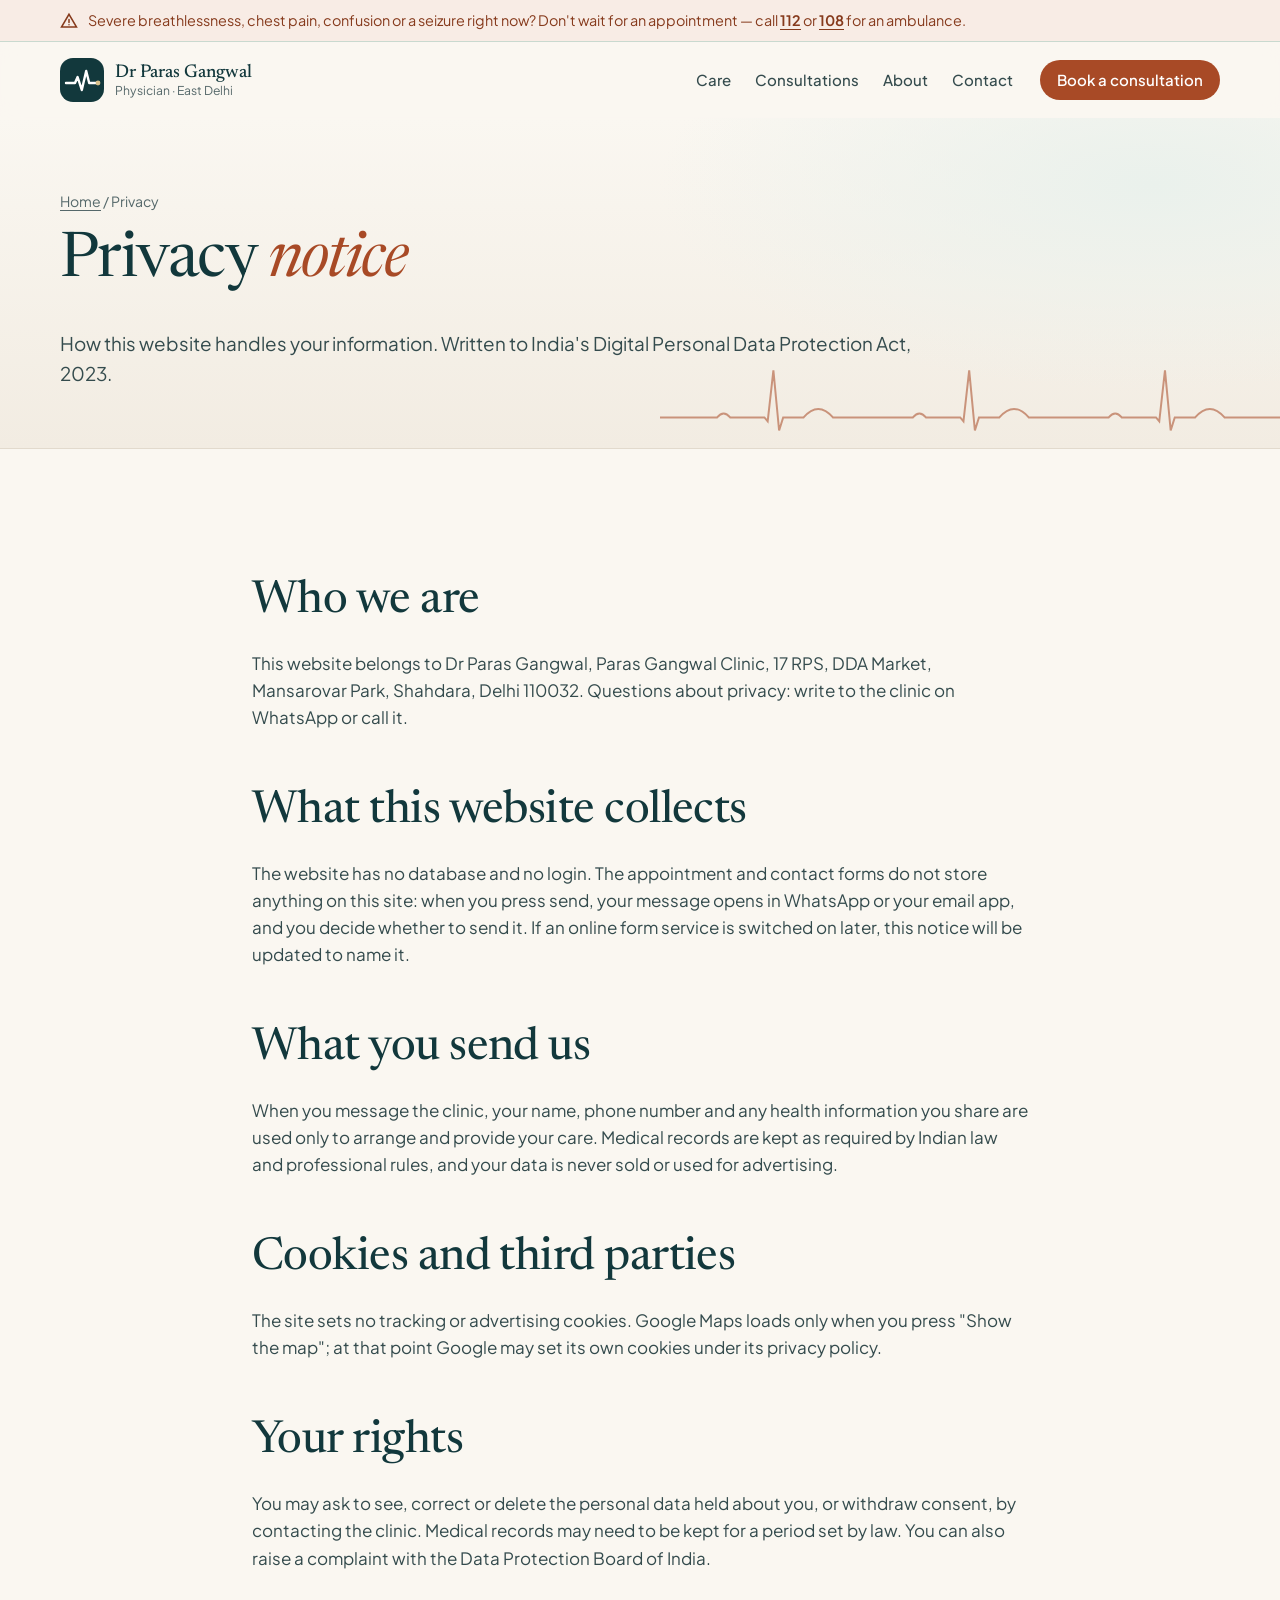
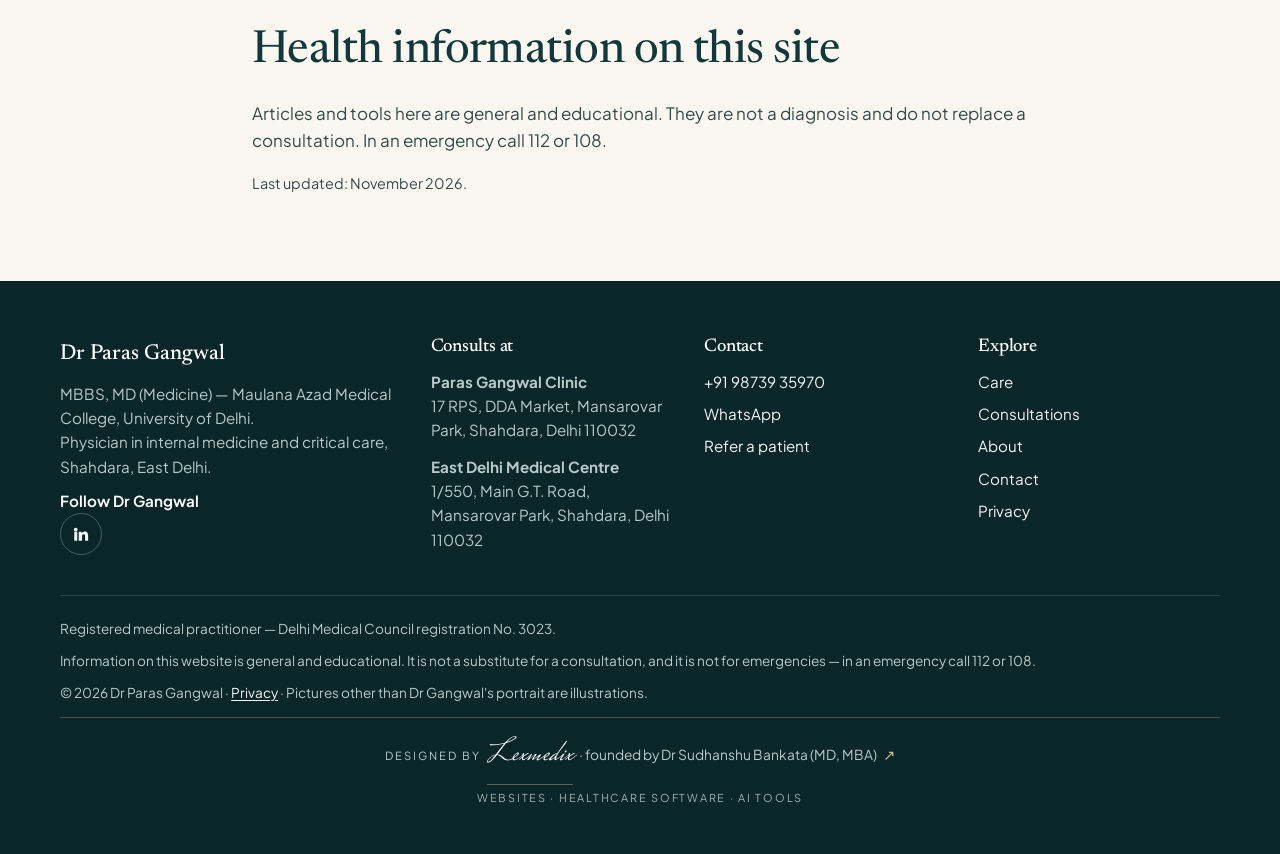
<file: privacy/index.html>
<!doctype html>
<html lang="en-IN" data-root="../">
<head>
<meta charset="utf-8">
<meta name="viewport" content="width=device-width, initial-scale=1, viewport-fit=cover">
<title>Privacy notice · Dr Paras Gangwal</title>
<meta name="description" content="How the website of Dr Paras Gangwal, physician in East Delhi, handles your information under India's DPDP Act 2023.">
<link rel="canonical" href="https://drbankata.github.io/paras-gangwal/privacy/">
<meta name="robots" content="noindex, nofollow">
<meta name="theme-color" content="#12383C">
<meta property="og:type" content="website">
<meta property="og:site_name" content="Dr Paras Gangwal · Physician">
<meta property="og:title" content="Privacy notice · Dr Paras Gangwal">
<meta property="og:description" content="How the website of Dr Paras Gangwal, physician in East Delhi, handles your information under India's DPDP Act 2023.">
<meta property="og:url" content="https://drbankata.github.io/paras-gangwal/privacy/">
<meta property="og:image" content="https://drbankata.github.io/paras-gangwal/assets/img/og-image.jpg">
<meta property="og:image:width" content="1200">
<meta property="og:image:height" content="630">
<meta property="og:locale" content="en_IN">
<meta name="twitter:card" content="summary_large_image">
<link rel="icon" href="../assets/img/favicon.svg" type="image/svg+xml">
<link rel="icon" href="../assets/img/favicon.png" sizes="32x32" type="image/png">
<link rel="apple-touch-icon" href="../assets/img/apple-touch-icon.png">
<link rel="preload" href="../assets/fonts/newsreader.woff2" as="font" type="font/woff2" crossorigin>
<link rel="preload" href="../assets/fonts/jakarta.woff2" as="font" type="font/woff2" crossorigin>
<link rel="stylesheet" href="../assets/css/site.css?v=19ff1a23b8">
<script type="application/ld+json">{"@context": "https://schema.org", "@type": "Physician", "@id": "https://drbankata.github.io/paras-gangwal/#doctor", "name": "Dr Paras Gangwal", "honorificPrefix": "Dr", "url": "https://drbankata.github.io/paras-gangwal/", "image": "https://drbankata.github.io/paras-gangwal/assets/img/paras-gangwal.jpg", "description": "Physician in internal medicine and critical care in East Delhi. MBBS and MD (Medicine), Maulana Azad Medical College, University of Delhi. Delhi Medical Council registration 3023.", "knowsAbout": ["Internal medicine", "Diabetes", "Critical care", "Fevers and infections", "Preventive health checks"], "knowsLanguage": ["en", "hi"], "alumniOf": {"@type": "CollegeOrUniversity", "name": "Maulana Azad Medical College, University of Delhi"}, "hospitalAffiliation": {"@type": "Hospital", "name": "East Delhi Medical Centre", "url": "https://edmc.in/", "address": {"@type": "PostalAddress", "streetAddress": "1/550, Main G.T. Road, Mansarovar Park", "addressLocality": "Shahdara, Delhi", "postalCode": "110032", "addressCountry": "IN"}}, "worksFor": {"@type": "MedicalClinic", "@id": "https://drbankata.github.io/paras-gangwal/#clinic", "name": "Paras Gangwal Clinic", "telephone": "+91-9873935970", "address": {"@type": "PostalAddress", "streetAddress": "17 RPS, DDA Market, Mansarovar Park", "addressLocality": "Shahdara, Delhi", "postalCode": "110032", "addressCountry": "IN"}, "geo": {"@type": "GeoCoordinates", "latitude": 28.6819197, "longitude": 77.2987898}}, "sameAs": ["https://www.linkedin.com/in/paras-gangwal-55a8ba71/", "https://www.practo.com/delhi/doctor/dr-paras-general-physician"]}</script>
<script type="application/ld+json">{"@context": "https://schema.org", "@type": "WebSite", "name": "Dr Paras Gangwal", "url": "https://drbankata.github.io/paras-gangwal/", "inLanguage": "en-IN"}</script>
<script type="application/ld+json">{"@context": "https://schema.org", "@type": "BreadcrumbList", "itemListElement": [{"@type": "ListItem", "position": 1, "name": "Home", "item": "https://drbankata.github.io/paras-gangwal/"}, {"@type": "ListItem", "position": 2, "name": "Privacy notice", "item": "https://drbankata.github.io/paras-gangwal/privacy/"}]}</script>
</head>
<body>
<a class="skip" href="#main">Skip to content</a>
<div class="progress" aria-hidden="true"></div>
<aside class="sos" aria-label="Emergency"><div class="wrap"><svg viewBox="0 0 24 24" fill="none" stroke="currentColor" stroke-width="2" stroke-linecap="round" aria-hidden="true"><path d="M12 3 2 20h20L12 3Z"/><path d="M12 10v4M12 17h.01"/></svg><p><span class="long">Severe breathlessness, chest pain, confusion or a seizure right now? Don't wait for an appointment — call</span><span class="short">Very unwell right now? Call</span> <a href="tel:112">112</a> or <a href="tel:108">108</a><span class="long"> for an ambulance</span>.</p></div></aside>
<header class="site-header">
  <div class="wrap head-in">
    <a class="brand" href="../" aria-label="Dr Paras Gangwal — home"><svg class="brand-mark" viewBox="0 0 44 44" aria-hidden="true"><rect width="44" height="44" rx="13" fill="#12383C"/><path d="M6 25h9l2.6-6 4.2 13 4.4-19 3 12H38" fill="none" stroke="#fff" stroke-width="2.4" stroke-linecap="round" stroke-linejoin="round"/><circle cx="38" cy="25" r="2.4" fill="#D8C08A"/></svg><span class="brand-txt"><span class="brand-name">Dr Paras Gangwal</span><span class="brand-sub">Physician · East Delhi</span></span></a>
    <nav id="site-nav" aria-label="Main">
      <ul><li class="nav-home"><a href="../" aria-current="page">Home</a></li><li><a href="../care/">Care</a></li><li><a href="../consultations/">Consultations</a></li><li><a href="../about/">About</a></li><li><a href="../contact/">Contact</a></li></ul>
      <div class="nav-extra">
        <a class="btn btn-red" href="../consultations/#book"><svg viewBox="0 0 24 24" fill="none" stroke="currentColor" stroke-width="1.8" stroke-linecap="round" aria-hidden="true"><rect x="3" y="5" width="18" height="16" rx="2"/><path d="M3 10h18M8 3v4M16 3v4"/></svg>Book a consultation</a>
        <a class="btn btn-line" data-show="whatsapp" href="#"><svg viewBox="0 0 24 24" fill="currentColor" aria-hidden="true"><path d="M12 2a10 10 0 0 0-8.6 15.1L2 22l5-1.3A10 10 0 1 0 12 2Zm0 18.2a8.2 8.2 0 0 1-4.2-1.2l-.3-.2-3 .8.8-2.9-.2-.3A8.2 8.2 0 1 1 12 20.2Zm4.5-6.1c-.2-.1-1.5-.7-1.7-.8-.2-.1-.4-.1-.6.1l-.8 1c-.1.2-.3.2-.5.1a6.7 6.7 0 0 1-3.3-2.9c-.3-.4.2-.4.7-1.3.1-.2 0-.3 0-.4l-.8-1.8c-.2-.5-.4-.4-.6-.4h-.5a1 1 0 0 0-.7.3 3 3 0 0 0-.9 2.2 5.2 5.2 0 0 0 1.1 2.7 11.8 11.8 0 0 0 4.5 4c1.7.7 2.3.8 3.2.7a2.7 2.7 0 0 0 1.8-1.3 2.2 2.2 0 0 0 .2-1.3c-.1-.1-.3-.2-.5-.3Z"/></svg>WhatsApp the clinic</a>
        <a class="btn btn-line" data-show="phone" href="#"><svg viewBox="0 0 24 24" fill="none" stroke="currentColor" stroke-width="1.8" stroke-linecap="round" stroke-linejoin="round" aria-hidden="true"><path d="M5 4h4l2 5-2.5 1.5a11 11 0 0 0 5 5L15 13l5 2v4a2 2 0 0 1-2 2A16 16 0 0 1 3 6a2 2 0 0 1 2-2"/></svg><span data-fill>Call the clinic</span></a>
      </div>
    </nav>
    <a class="btn btn-red btn-s head-cta" href="../consultations/#book">Book a consultation</a>
    <button class="menu-btn" type="button" aria-expanded="false" aria-controls="site-nav"><svg viewBox="0 0 24 24" fill="none" stroke="currentColor" stroke-width="1.8" stroke-linecap="round" aria-hidden="true"><path d="M4 7h16M4 12h16M4 17h10"/></svg><span class="sr-only">Open menu</span></button>
  </div>
</header>
<main id="main">
<section class="page-hero ecg-paper">
  <svg class="mini-trace" viewBox="0 0 760 120" aria-hidden="true" preserveAspectRatio="none"><path vector-effect="non-scaling-stroke" d="M0,90 L70,90 q8,-9.6 16,0 L128,90 l4,4.8 l7,-62.4 l7,73.6 l5,-16.0 L176,90 q18,-20.8 36,0 L310,90 q8,-9.6 16,0 L368,90 l4,4.8 l7,-62.4 l7,73.6 l5,-16.0 L416,90 q18,-20.8 36,0 L550,90 q8,-9.6 16,0 L608,90 l4,4.8 l7,-62.4 l7,73.6 l5,-16.0 L656,90 q18,-20.8 36,0 L760,90"/></svg>
  <div class="wrap">
    <p class="crumbs"><a href="../">Home</a> / Privacy</p>
    <h1>Privacy <em>notice</em></h1>
    <p class="lede">How this website handles your information. Written to India's Digital Personal Data Protection Act, 2023.</p>
  </div>
</section>
<section class="section"><div class="wrap prose">
<h2>Who we are</h2><p>This website belongs to Dr Paras Gangwal, Paras Gangwal Clinic, 17 RPS, DDA Market, Mansarovar Park, Shahdara, Delhi 110032. Questions about privacy: write to the clinic on WhatsApp or call it.</p>
<h2>What this website collects</h2><p>The website has no database and no login. The appointment and contact forms do not store anything on this site: when you press send, your message opens in WhatsApp or your email app, and you decide whether to send it. If an online form service is switched on later, this notice will be updated to name it.</p>
<h2>What you send us</h2><p>When you message the clinic, your name, phone number and any health information you share are used only to arrange and provide your care. Medical records are kept as required by Indian law and professional rules, and your data is never sold or used for advertising.</p>
<h2>Cookies and third parties</h2><p>The site sets no tracking or advertising cookies. Google Maps loads only when you press "Show the map"; at that point Google may set its own cookies under its privacy policy.</p>
<h2>Your rights</h2><p>You may ask to see, correct or delete the personal data held about you, or withdraw consent, by contacting the clinic. Medical records may need to be kept for a period set by law. You can also raise a complaint with the Data Protection Board of India.</p>
<h2>Health information on this site</h2><p>Articles and tools here are general and educational. They are not a diagnosis and do not replace a consultation. In an emergency call 112 or 108.</p>
<p class="muted small">Last updated: November 2026.</p>
</div></section>
</main>
<footer class="site-footer">
  <div class="wrap">
    <div class="foot-grid">
      <div class="foot-brand">
        <span class="brand-name">Dr Paras Gangwal</span>
        <p>MBBS, MD (Medicine) — Maulana Azad Medical College, University of Delhi.<br>Physician in internal medicine and critical care, Shahdara, East Delhi.</p>
        <p class="foot-follow">Follow Dr Gangwal</p>
        <ul class="socials" aria-label="Follow Dr Paras Gangwal">
          <li><a data-show="linkedin" href="https://www.linkedin.com/in/paras-gangwal-55a8ba71/" target="_blank" rel="noopener" aria-label="LinkedIn (opens in a new tab)" title="LinkedIn"><svg viewBox="0 0 24 24" fill="currentColor" aria-hidden="true"><path d="M4.98 3.5a2.5 2.5 0 1 1 0 5 2.5 2.5 0 0 1 0-5ZM3 9h4v12H3zM9 9h3.8v1.7h.1a4.2 4.2 0 0 1 3.8-2c4 0 4.8 2.6 4.8 6V21h-4v-5.6c0-1.3 0-3-1.9-3s-2.2 1.5-2.2 2.9V21H9z"/></svg></a></li>
          <li><a data-show="youtube" href="#" aria-label="YouTube (opens in a new tab)" title="YouTube"><svg viewBox="0 0 24 24" fill="currentColor" aria-hidden="true"><path d="M23 7.2a3 3 0 0 0-2.1-2.1C19 4.6 12 4.6 12 4.6s-7 0-8.9.5A3 3 0 0 0 1 7.2 31 31 0 0 0 .5 12a31 31 0 0 0 .5 4.8 3 3 0 0 0 2.1 2.1c1.9.5 8.9.5 8.9.5s7 0 8.9-.5a3 3 0 0 0 2.1-2.1 31 31 0 0 0 .5-4.8 31 31 0 0 0-.5-4.8ZM9.7 15.1V8.9l5.8 3.1Z"/></svg></a></li>
          <li><a data-show="instagram" href="#" aria-label="Instagram (opens in a new tab)" title="Instagram"><svg viewBox="0 0 24 24" fill="none" stroke="currentColor" stroke-width="1.8" aria-hidden="true"><rect x="3" y="3" width="18" height="18" rx="5"/><circle cx="12" cy="12" r="4"/><circle cx="17.5" cy="6.5" r="1" fill="currentColor"/></svg></a></li>
          <li><a data-show="facebook" href="#" aria-label="Facebook (opens in a new tab)" title="Facebook"><svg viewBox="0 0 24 24" fill="currentColor" aria-hidden="true"><path d="M14 8V6.3c0-.8.2-1.3 1.4-1.3H17V2h-2.6C11.3 2 10 3.6 10 6.2V8H8v3h2v11h4V11h2.7l.3-3Z"/></svg></a></li>
          <li><a data-show="twitter" href="#" aria-label="X (opens in a new tab)" title="X"><svg viewBox="0 0 24 24" fill="currentColor" aria-hidden="true"><path d="M17.8 3h3.1l-6.8 7.8 8 10.2h-6.3l-4.9-6.4L5.3 21H2.2l7.3-8.3L1.8 3h6.4l4.4 5.9Zm-1.1 16.2h1.7L7.4 4.7H5.6Z"/></svg></a></li>
        </ul>
      </div>
      <div><h2 class="fh">Consults at</h2>
        <address style="font-style:normal"><b>Paras Gangwal Clinic</b><br>17 RPS, DDA Market, Mansarovar Park, Shahdara, Delhi 110032</address>
        <address style="font-style:normal;margin-top:12px"><b>East Delhi Medical Centre</b><br>1/550, Main G.T. Road, Mansarovar Park, Shahdara, Delhi 110032</address>
      </div>
      <div><h2 class="fh">Contact</h2>
        <ul>
          <li><a data-show="phone" href="#"><span data-fill>Phone</span></a></li>
          <li><a data-show="whatsapp" href="#">WhatsApp</a></li>
          <li><a data-show="email" href="#"><span data-fill>Email</span></a></li>
          <li><a href="../contact/?about=referral">Refer a patient</a></li>
        </ul>
      </div>
      <div><h2 class="fh">Explore</h2><ul><li><a href="../care/">Care</a></li><li><a href="../consultations/">Consultations</a></li><li><a href="../about/">About</a></li><li><a href="../contact/">Contact</a></li><li><a href="../privacy/">Privacy</a></li></ul></div>
    </div>
    <div class="foot-legal">
      <p>Registered medical practitioner — Delhi Medical Council registration No. 3023.</p>
      <p>Information on this website is general and educational. It is not a substitute for a consultation, and it is not for emergencies — in an emergency call 112 or 108.</p>
      <p>© <span data-year>2026</span> Dr Paras Gangwal · <a href="../privacy/">Privacy</a> · Pictures other than Dr Gangwal's portrait are illustrations.</p>
    </div>
    <div class="made-by"><a class="mb" href="https://lexmedix.in/services/" target="_blank" rel="noopener"><span class="mb-main"><span class="mb-pre">Designed by</span> <span class="mb-name">Lexmedix</span> <span class="mb-cred"><span class="mb-dot" aria-hidden="true">&middot; </span><span class="mb-sr">, </span>founded by Dr Sudhanshu Bankata (MD, MBA)</span><span class="mb-arrow" aria-hidden="true">&#8599;</span></span><span class="mb-sr">, </span><span class="mb-sub">Websites &middot; Healthcare software &middot; AI tools</span><span class="mb-sr"> (opens in a new tab)</span></a></div>
  </div>
</footer>
<nav class="mbar" aria-label="Quick actions">
  <a data-show="phone" href="#"><svg viewBox="0 0 24 24" fill="none" stroke="currentColor" stroke-width="1.8" stroke-linecap="round" stroke-linejoin="round" aria-hidden="true"><path d="M5 4h4l2 5-2.5 1.5a11 11 0 0 0 5 5L15 13l5 2v4a2 2 0 0 1-2 2A16 16 0 0 1 3 6a2 2 0 0 1 2-2"/></svg>Call</a>
  <a data-show="whatsapp" href="#"><svg viewBox="0 0 24 24" fill="currentColor" aria-hidden="true"><path d="M12 2a10 10 0 0 0-8.6 15.1L2 22l5-1.3A10 10 0 1 0 12 2Zm0 18.2a8.2 8.2 0 0 1-4.2-1.2l-.3-.2-3 .8.8-2.9-.2-.3A8.2 8.2 0 1 1 12 20.2Zm4.5-6.1c-.2-.1-1.5-.7-1.7-.8-.2-.1-.4-.1-.6.1l-.8 1c-.1.2-.3.2-.5.1a6.7 6.7 0 0 1-3.3-2.9c-.3-.4.2-.4.7-1.3.1-.2 0-.3 0-.4l-.8-1.8c-.2-.5-.4-.4-.6-.4h-.5a1 1 0 0 0-.7.3 3 3 0 0 0-.9 2.2 5.2 5.2 0 0 0 1.1 2.7 11.8 11.8 0 0 0 4.5 4c1.7.7 2.3.8 3.2.7a2.7 2.7 0 0 0 1.8-1.3 2.2 2.2 0 0 0 .2-1.3c-.1-.1-.3-.2-.5-.3Z"/></svg>WhatsApp</a>
  <a class="book" href="../consultations/#book"><svg viewBox="0 0 24 24" fill="none" stroke="currentColor" stroke-width="1.8" stroke-linecap="round" aria-hidden="true"><rect x="3" y="5" width="18" height="16" rx="2"/><path d="M3 10h18M8 3v4M16 3v4"/></svg>Book</a>
</nav>
<button class="to-top" type="button" aria-label="Back to top"><svg viewBox="0 0 24 24" fill="none" stroke="currentColor" stroke-width="2" stroke-linecap="round" stroke-linejoin="round" aria-hidden="true"><path d="M12 19V5M5 12l7-7 7 7"/></svg></button>
<dialog id="send-dlg" aria-labelledby="send-title">
  <div class="dlg-in">
    <button class="dlg-x" type="button" data-close aria-label="Close"><svg viewBox="0 0 24 24" fill="none" stroke="currentColor" stroke-width="2" stroke-linecap="round" aria-hidden="true"><path d="M6 6l12 12M18 6 6 18"/></svg></button>
    <h2 id="send-title">Almost done</h2>
    <p data-unsent>Your request is ready. Send it on WhatsApp (fastest) — the clinic will confirm a time with you.</p>
    <p data-sent hidden class="ok-line">Sent. The clinic will get back to you to confirm a time.</p>
    <pre class="msg-preview" tabindex="0" aria-label="Your message"></pre>
    <div class="send-opts">
      <a class="btn btn-red" data-send="whatsapp" href="#"><svg viewBox="0 0 24 24" fill="currentColor" aria-hidden="true"><path d="M12 2a10 10 0 0 0-8.6 15.1L2 22l5-1.3A10 10 0 1 0 12 2Zm0 18.2a8.2 8.2 0 0 1-4.2-1.2l-.3-.2-3 .8.8-2.9-.2-.3A8.2 8.2 0 1 1 12 20.2Zm4.5-6.1c-.2-.1-1.5-.7-1.7-.8-.2-.1-.4-.1-.6.1l-.8 1c-.1.2-.3.2-.5.1a6.7 6.7 0 0 1-3.3-2.9c-.3-.4.2-.4.7-1.3.1-.2 0-.3 0-.4l-.8-1.8c-.2-.5-.4-.4-.6-.4h-.5a1 1 0 0 0-.7.3 3 3 0 0 0-.9 2.2 5.2 5.2 0 0 0 1.1 2.7 11.8 11.8 0 0 0 4.5 4c1.7.7 2.3.8 3.2.7a2.7 2.7 0 0 0 1.8-1.3 2.2 2.2 0 0 0 .2-1.3c-.1-.1-.3-.2-.5-.3Z"/></svg>Send on WhatsApp</a>
      <a class="btn btn-line" data-send="email" href="#"><svg viewBox="0 0 24 24" fill="none" stroke="currentColor" stroke-width="1.8" stroke-linecap="round" stroke-linejoin="round" aria-hidden="true"><rect x="3" y="5" width="18" height="14" rx="2"/><path d="m3 7 9 6 9-6"/></svg>Send by email</a>
      <a class="btn btn-line" data-send="form" href="#" hidden>Open the booking form</a>
      <a class="btn btn-ink" data-pay-now href="#" hidden><svg viewBox="0 0 24 24" fill="none" stroke="currentColor" stroke-width="1.8" stroke-linecap="round" aria-hidden="true"><rect x="2.5" y="5" width="19" height="14" rx="2"/><path d="M2.5 10h19M6 15h4"/></svg>Pay online now</a>
      <a class="btn btn-ink" data-upi-now href="#" hidden><svg viewBox="0 0 24 24" fill="none" stroke="currentColor" stroke-width="1.8" stroke-linecap="round" stroke-linejoin="round" aria-hidden="true"><path d="M6 4h12M6 9h12M9 4c6 0 6 10 0 10H6l8 7"/></svg>Pay by UPI</a>
      <a class="btn btn-line" data-show="booking" href="#" hidden><svg viewBox="0 0 24 24" fill="none" stroke="currentColor" stroke-width="1.8" stroke-linecap="round" aria-hidden="true"><rect x="3" y="5" width="18" height="16" rx="2"/><path d="M3 10h18M8 3v4M16 3v4"/></svg>Pick a slot online</a>
      <button class="btn btn-line" type="button" data-copy><svg viewBox="0 0 24 24" fill="none" stroke="currentColor" stroke-width="1.8" stroke-linecap="round" aria-hidden="true"><rect x="8" y="8" width="12" height="12" rx="2"/><path d="M16 8V6a2 2 0 0 0-2-2H6a2 2 0 0 0-2 2v8a2 2 0 0 0 2 2h2"/></svg>Copy the message</button>
    </div>
    <p class="bank-line" data-bank-line hidden>Bank transfer: <span></span></p>
    <p class="small muted" style="margin:14px 0 0">Nothing is stored on this website. Your message goes only where you send it.</p>
  </div>
</dialog>
<script src="../assets/js/site.js?v=19ff1a23b8" defer></script>
</body>
</html>
</file>
<file: assets/css/site.css>
/* =====================================================================
   DR PARAS GANGWAL · Internal medicine & critical care · site styles
   Mobile-first. Breakpoints: 640 / 900 / 1100 (desktop menu) / 1280.
   Colours ONLY from the :root tokens below.
   ===================================================================== */

@font-face { font-family: "Newsreader"; src: url("../fonts/newsreader.woff2") format("woff2"); font-weight: 200 800; font-style: normal; font-display: swap; }
@font-face { font-family: "Newsreader"; src: url("../fonts/newsreader-italic.woff2") format("woff2"); font-weight: 200 800; font-style: italic; font-display: swap; }
@font-face { font-family: "Plus Jakarta Sans"; src: url("../fonts/jakarta.woff2") format("woff2"); font-weight: 200 800; font-style: normal; font-display: swap; }
@font-face { font-family: "Geist Mono"; src: url("../fonts/geist-mono.woff2") format("woff2"); font-weight: 100 900; font-style: normal; font-display: swap; }
@font-face { font-family: "Signature"; src: url("../fonts/signature.woff2") format("woff2"); font-weight: 400; font-style: normal; font-display: swap; }

:root {
  /* palette — house style, taken from his world and the clinic pictures: ivory page, parchment + sage bands,
     deep teal ink (his ICU scrubs, the clinic walls), terracotta action, brass decoration */
  --paper: #FAF7F1;        /* ivory page */
  --card: #FFFEFB;         /* cards, header, dialogs */
  --white: #FFFFFF;
  --paper-2: #F2ECE2;      /* parchment band */
  --paper-3: #E7DFD2;      /* deeper parchment / panel borders */
  --blush: #EAF1EC;        /* sage band (kept the token name) */
  --grid: #C9D9CF;         /* decoration grid */
  --grid-soft: rgba(201, 217, 207, .5);
  --ink: #12383C;          /* deep teal — headings + dark bands */
  --ink-2: #344B4D;        /* body text */
  --ink-3: #55686A;        /* secondary text (AA on parchment) */
  --night: #0B2629;        /* darkest band + footer */
  --line: #E2DACD;         /* warm hairlines */
  --field: #9A9488;        /* form field borders (3:1 on ivory) */
  --red: #A84A26;          /* terracotta — the action colour, italic accent words */
  --red-deep: #863A1C;
  --red-wash: #F8ECE5;
  --blue: #1D5E63;         /* teal — links */
  --blue-wash: #E6F0EF;
  --brass: #A98944;        /* decoration only — never text on light */
  --brass-light: #D8C08A;  /* brass on dark */
  --brass-soft: #F0E6CF;
  --on-dark: #F3F7F6;
  --on-dark-soft: #B6C9C7;
  --ok: #1D7A4A;
  --ok-wash: #E6F3EC;
  --warn-wash: #FBF2DF;
  --bp-1: #7FBF9C; --bp-2: #E2B65A; --bp-3: #D9707F;

  /* type */
  --serif: "Newsreader", "Iowan Old Style", Georgia, serif;
  --sans: "Plus Jakarta Sans", system-ui, -apple-system, "Segoe UI", Roboto, sans-serif;
  --mono: "Geist Mono", ui-monospace, "SFMono-Regular", Consolas, monospace;
  --sig: "Signature", "Brush Script MT", cursive;

  /* rhythm */
  --gutter: 20px;
  --wrap: 1200px;
  --r-s: 6px;
  --r-m: 12px;
  --r-l: 22px;
  --shadow-1: 0 1px 2px rgba(11, 38, 41, .06), 0 4px 14px rgba(11, 38, 41, .06);
  --shadow-2: 0 2px 6px rgba(11, 38, 41, .08), 0 18px 40px rgba(11, 38, 41, .12);
  --shadow-photo: 0 10px 30px rgba(11, 38, 41, .18);
  --head-h: 64px;
}

/* ---------- reset ---------- */
*, *::before, *::after { box-sizing: border-box; }
html { -webkit-text-size-adjust: 100%; text-size-adjust: 100%; scroll-padding-top: calc(var(--head-h) + 16px); }
body { margin: 0; background: var(--paper); color: var(--ink); font-family: var(--sans); font-size: 1.0625rem; line-height: 1.6; -webkit-font-smoothing: antialiased; overflow-x: hidden; }
img, svg, video { display: block; max-width: 100%; height: auto; }
a { color: var(--blue); text-underline-offset: .18em; text-decoration-thickness: 1px; }
a:hover { color: var(--red); }
button, input, select, textarea { font: inherit; color: inherit; }
p { margin: 0 0 1em; }
figure { margin: 0; }
p, li, dd, dt, address, h1, h2, h3, h4, blockquote, q, td, th { overflow-wrap: break-word; }
h1, h2, h3 { hyphens: auto; -webkit-hyphens: auto; }
ul, ol { margin: 0 0 1em; padding-left: 1.2em; }
h1, h2, h3, h4 { font-family: var(--serif); font-weight: 450; line-height: 1.12; margin: 0 0 .5em; letter-spacing: -.012em; font-optical-sizing: auto; text-wrap: balance; }
h1 { font-size: clamp(2.5rem, 7.2vw, 4.75rem); font-weight: 400; letter-spacing: -.025em; }
h2 { font-size: clamp(1.85rem, 4.2vw, 2.85rem); }
h3 { font-size: 1.35rem; font-weight: 500; }
h4 { font-size: 1.1rem; font-weight: 600; }
h2.h3 { font-size: 1.35rem; font-weight: 500; }
strong { font-weight: 600; }
:focus-visible { outline: 3px solid var(--blue); outline-offset: 3px; border-radius: 4px; }
.sr-only { position: absolute !important; width: 1px; height: 1px; padding: 0; margin: -1px; overflow: hidden; clip: rect(0, 0, 0, 0); white-space: nowrap; border: 0; }
.skip { position: absolute; left: 12px; top: -60px; z-index: 200; background: var(--ink); color: var(--on-dark); padding: 10px 16px; border-radius: var(--r-s); text-decoration: none; }
.skip:focus { top: 12px; color: var(--on-dark); }
[hidden] { display: none !important; }

.wrap { width: 100%; max-width: var(--wrap); margin: 0 auto; padding: 0 var(--gutter); }
.wrap-n { max-width: 820px; }
.section { padding: 72px 0; }
.section-tight { padding: 48px 0; }
.lede { font-size: 1.18rem; color: var(--ink-2); max-width: 62ch; }
.muted { color: var(--ink-3); }
.small { font-size: .9rem; }
.center { text-align: center; }
.sec-head { max-width: 760px; margin-bottom: 36px; }
.sec-head p { color: var(--ink-2); font-size: 1.1rem; margin: 0; }
.panel { background: var(--paper-2); }

/* ---------- buttons ---------- */
.btn { display: inline-flex; align-items: center; justify-content: center; gap: .55em; min-height: 48px; padding: .7em 1.35em; border-radius: 999px; border: 1.5px solid transparent; font-weight: 550; font-size: 1rem; line-height: 1.2; text-decoration: none; cursor: pointer; transition: background-color .2s, color .2s, border-color .2s, transform .2s; max-width: 100%; text-align: center; }
@media (min-width: 640px) { .btn { white-space: nowrap; } }
.btn svg { width: 1.15em; height: 1.15em; flex: none; }
.btn-red { background: var(--red); color: var(--white); }
.btn-red:hover { background: var(--red-deep); color: var(--white); }
.btn-ink { background: var(--ink); color: var(--on-dark); }
.btn-ink:hover { background: var(--night); color: var(--white); }
.btn-line { border-color: var(--ink); color: var(--ink); background: transparent; }
.btn-line:hover { background: var(--ink); color: var(--on-dark); }
.btn-light { background: var(--on-dark); color: var(--ink); }
.btn-light:hover { background: var(--card); color: var(--red); }
.btn-ghost-light { border-color: rgba(244, 246, 250, .55); color: var(--on-dark); }
.btn-ghost-light:hover { background: var(--on-dark); color: var(--ink); }
.btn-s { min-height: 40px; padding: .5em 1.05em; font-size: .94rem; }
.btn-row { display: flex; flex-wrap: wrap; gap: 12px; }
.link-arrow { font-weight: 550; text-decoration: none; color: var(--blue); border-bottom: 1.5px solid currentColor; padding-bottom: 1px; }
.link-arrow:hover { color: var(--red); }

/* ---------- header ---------- */
.progress { position: fixed; top: 0; left: 0; height: 2px; width: 0; background: var(--red); z-index: 120; }
.site-header { position: sticky; top: 0; z-index: 100; height: var(--head-h); }
.site-header::before { content: ""; position: absolute; inset: 0; background: rgba(250, 247, 241, .9); -webkit-backdrop-filter: saturate(1.4) blur(10px); backdrop-filter: saturate(1.4) blur(10px); border-bottom: 1px solid transparent; transition: border-color .2s, box-shadow .2s; z-index: -1; }
.site-header.scrolled::before { border-bottom-color: var(--line); box-shadow: 0 6px 20px rgba(11, 38, 41, .05); }
.head-in { display: flex; align-items: center; gap: 16px; height: 100%; }
.brand { display: flex; align-items: center; gap: 11px; text-decoration: none; color: var(--ink); min-width: 0; margin-right: auto; }
.brand-mark { width: 40px; height: 40px; flex: none; }
.brand-txt { display: flex; flex-direction: column; line-height: 1.15; min-width: 0; }
.brand-name { font-family: var(--serif); font-size: 1.16rem; font-weight: 500; white-space: nowrap; overflow: hidden; text-overflow: ellipsis; }
.brand-sub { font-size: .76rem; color: var(--ink-3); white-space: nowrap; overflow: hidden; text-overflow: ellipsis; }
.brand:hover { color: var(--ink); }
.menu-btn { width: 46px; height: 46px; border: 0; background: transparent; border-radius: 50%; display: grid; place-items: center; cursor: pointer; color: var(--ink); }
.menu-btn svg { width: 26px; height: 26px; }
.head-cta { display: none; }
#site-nav { position: fixed; inset: var(--head-h) 0 0 0; background: var(--paper); padding: 18px var(--gutter) 40px; overflow-y: auto; transform: translateX(100%); visibility: hidden; transition: transform .3s ease, visibility .3s; }
#site-nav.open { transform: none; visibility: visible; }
#site-nav ul { list-style: none; margin: 0; padding: 0; }
#site-nav li a { display: block; padding: 14px 4px; font-family: var(--serif); font-size: 1.6rem; color: var(--ink); text-decoration: none; border-bottom: 1px solid var(--line); }
#site-nav li a[aria-current="page"] { color: var(--red); }
.nav-extra { margin-top: 26px; display: grid; gap: 10px; }
.nav-extra .btn { width: 100%; }

@media (min-width: 1100px) {
  :root { --head-h: 76px; }
  .menu-btn { display: none; }
  #site-nav { position: static; transform: none; visibility: visible; background: none; padding: 0; overflow: visible; }
  #site-nav ul { display: flex; gap: 2px; }
  #site-nav li a { font-family: var(--sans); font-size: .94rem; font-weight: 500; white-space: nowrap; padding: 8px 11px; border: 0; border-radius: 999px; color: var(--ink-2); }
  #site-nav li a:hover { color: var(--ink); background: var(--paper-2); }
  #site-nav li a[aria-current="page"] { color: var(--ink); background: var(--paper-3); }
  .nav-extra { display: none; }
  #site-nav li.nav-home { display: none; }
  .head-cta { display: inline-flex; }
  .brand-mark { width: 44px; height: 44px; }
}

/* ---------- emergency line ---------- */
.sos { background: var(--red-wash); border-bottom: 1px solid var(--grid); color: var(--red-deep); font-size: .9rem; }
.sos .wrap { display: flex; gap: 10px; align-items: center; padding-top: 9px; padding-bottom: 9px; }
.sos svg { width: 18px; height: 18px; flex: none; }
.sos a { color: var(--red-deep); font-weight: 650; }
.sos p { margin: 0; min-width: 0; }
.sos .long { display: none; }
@media (min-width: 640px) { .sos .long { display: inline; } .sos .short { display: none; } }

/* =====================================================================
   HERO — house style: warm promise + collage of real photos + chips + signature.
   Signature moment: a monitor trace under the collage draws once and signs off as his signature. Showpiece: the sugar checker.
   ===================================================================== */
.ecg-paper {
  background-color: var(--paper);
  background-image:
    linear-gradient(var(--grid) 1px, transparent 1px),
    linear-gradient(90deg, var(--grid) 1px, transparent 1px),
    linear-gradient(var(--grid-soft) 1px, transparent 1px),
    linear-gradient(90deg, var(--grid-soft) 1px, transparent 1px);
  background-size: 40px 40px, 40px 40px, 8px 8px, 8px 8px;
  background-position: -1px -1px, -1px -1px, -1px -1px, -1px -1px;
}
.hero { position: relative; overflow: hidden; padding: 34px 0 0; background:
  radial-gradient(60% 70% at 85% 30%, var(--blush) 0%, rgba(234, 241, 236, 0) 70%),
  radial-gradient(50% 60% at 5% 90%, var(--brass-soft) 0%, rgba(242, 230, 204, 0) 65%),
  linear-gradient(180deg, var(--paper) 0%, var(--paper-2) 100%); }
.hero-grid { position: relative; display: grid; grid-template-columns: minmax(0, 1fr); gap: 34px; align-items: center; }
.hero-grid > * { min-width: 0; }
.kicker { display: flex; align-items: center; gap: 12px; font-size: .95rem; color: var(--ink-2); margin: 0 0 18px; }
.kicker .rule { width: 34px; height: 1.5px; background: var(--brass); flex: none; }
.hero h1 { font-size: clamp(2.5rem, 6.4vw, 4.4rem); line-height: 1.04; margin-bottom: .32em; max-width: 13ch; }
h1 em, h2 em { font-style: italic; color: var(--red); font-weight: inherit; }
.hero-lede { font-size: clamp(1.06rem, 1.6vw, 1.18rem); color: var(--ink-2); max-width: 46ch; margin-bottom: 26px; }
.trust { list-style: none; padding: 0; margin: 22px 0 0; display: flex; flex-wrap: wrap; gap: 8px 22px; font-size: .92rem; color: var(--ink-2); }
.trust li { display: flex; align-items: center; gap: 8px; min-width: 0; }
.trust svg { width: 18px; height: 18px; color: var(--red); flex: none; }
.trust b { color: var(--ink); font-weight: 600; }

/* collage */
.collage { position: relative; width: 100%; max-width: 540px; margin: 0 auto; aspect-ratio: 540 / 600; }
.collage .sun { position: absolute; right: 2%; top: 4%; width: 74%; aspect-ratio: 1; border-radius: 50%; background: radial-gradient(circle at 40% 40%, var(--brass-soft), var(--blush) 70%); }
.collage figure { position: absolute; margin: 0; overflow: hidden; background: var(--paper-3); box-shadow: var(--shadow-photo); }
.collage img { width: 100%; height: 100%; object-fit: cover; }
.c-portrait { right: 7%; top: 0; width: 58%; aspect-ratio: 546 / 621; border-radius: 999px 999px 18px 18px; border: 6px solid var(--card); }
.c-consult { left: 0; bottom: 16%; width: 46%; aspect-ratio: 4 / 3; border-radius: 14px; border: 6px solid var(--card); transform: rotate(-3deg); }
.c-consult img { object-position: 35% center; }
.c-icu { left: 4%; top: 6%; width: 34%; aspect-ratio: 4 / 3; border-radius: 14px; border: 5px solid var(--card); transform: rotate(2deg); }
.c-icu img { object-position: 30% center; }
.hchip { position: absolute; display: inline-flex; align-items: center; gap: 8px; background: var(--card); color: var(--ink); border-radius: 999px; padding: 7px 13px 7px 9px; font-size: .8rem; font-weight: 550; line-height: 1.2; box-shadow: var(--shadow-1); white-space: nowrap; max-width: 70%; }
.hchip svg { width: 16px; height: 16px; color: var(--red); flex: none; }
.hchip-a { right: 0; top: 44%; }
.hchip-b { left: 30%; top: 1%; }
.hchip-c { right: 3%; bottom: 13%; }
.pulse-dot { width: 9px; height: 9px; border-radius: 50%; background: var(--red); box-shadow: 0 0 0 0 rgba(168, 74, 38, .5); animation: beat 1s infinite; flex: none; }
@keyframes beat { 0% { box-shadow: 0 0 0 0 rgba(168, 74, 38, .45); } 70% { box-shadow: 0 0 0 8px rgba(168, 74, 38, 0); } 100% { box-shadow: 0 0 0 0 rgba(168, 74, 38, 0); } }
.c-trace { position: absolute; left: 0; right: 0; bottom: 0; width: 100%; height: auto; overflow: visible; }
.ecg-line { fill: none; stroke: var(--ink); stroke-width: 2; stroke-linejoin: round; stroke-linecap: round; }
.ecg-sig { font-family: var(--sig); font-size: 50px; fill: var(--red); }
.ecg-dot { fill: var(--red); }
.ecg-halo { fill: rgba(168, 74, 38, .18); }
.js .ecg-line { stroke-dasharray: var(--len, 1200); stroke-dashoffset: var(--len, 1200); animation: draw 2.6s cubic-bezier(.45, .05, .35, 1) .4s forwards; }
.js .ecg-sig { clip-path: inset(0 100% 0 0); animation: sign 1.4s ease-out 2.9s forwards; }
.js .ecg-runner { opacity: 0; animation: fadein .4s ease 4.3s forwards; }
@keyframes draw { to { stroke-dashoffset: 0; } }
@keyframes sign { to { clip-path: inset(0 0 0 0); } }
@keyframes fadein { to { opacity: 1; } }

/* benefits strip under the hero */
.benefits { position: relative; display: grid; grid-template-columns: minmax(0, 1fr); gap: 1px; margin-top: 30px; background: var(--line); border-top: 1px solid var(--line); }
.benefits > div { background: var(--paper-2); padding: 18px 4px 18px 0; display: flex; gap: 14px; align-items: flex-start; min-width: 0; }
.benefits .ico { width: 42px; height: 42px; border-radius: 50%; background: var(--card); display: grid; place-items: center; flex: none; color: var(--red); box-shadow: var(--shadow-1); }
.benefits .ico svg { width: 20px; height: 20px; }
.benefits b { display: block; font-family: var(--serif); font-size: 1.1rem; font-weight: 500; color: var(--ink); }
.benefits span { font-size: .9rem; color: var(--ink-3); line-height: 1.4; display: block; }
@media (min-width: 640px) { .benefits { grid-template-columns: repeat(2, minmax(0, 1fr)); } .benefits > div { padding: 20px 18px; } }
@media (min-width: 900px) {
  .hero { padding-top: 56px; }
  .hero-grid { grid-template-columns: minmax(0, 1fr) minmax(0, 1fr); gap: 48px; }
  .collage { margin: 0 0 0 auto; }
}
@media (min-width: 1100px) { .benefits { grid-template-columns: repeat(4, minmax(0, 1fr)); margin-top: 42px; } }
@media (max-width: 420px) { .hchip { font-size: .72rem; padding: 6px 10px 6px 8px; } .hchip svg { width: 14px; height: 14px; } }

/* ---------- sub-page hero (quiet) ---------- */
.page-hero { position: relative; padding: 48px 0 40px; border-bottom: 1px solid var(--line); overflow: hidden; }
.page-hero { background: radial-gradient(55% 90% at 90% 20%, var(--blush) 0%, rgba(234, 241, 236, 0) 70%), linear-gradient(180deg, var(--paper) 0%, var(--paper-2) 100%); }
.page-hero .wrap { position: relative; z-index: 1; }
.page-hero h1 { font-size: clamp(2.3rem, 5.6vw, 3.9rem); max-width: 18ch; }
.page-hero .lede { margin-bottom: 0; }
.crumbs { font-size: .88rem; color: var(--ink-3); margin-bottom: 14px; }
.crumbs a { color: var(--ink-3); }
.mini-trace { position: absolute; right: 0; bottom: 6px; width: 620px; max-width: 70%; opacity: .55; z-index: 1; pointer-events: none; }
.mini-trace path { fill: none; stroke: var(--red); stroke-width: 2; }
@media (min-width: 900px) { .page-hero { padding: 72px 0 60px; } }

/* ---------- credentials ribbon ---------- */
.creds-band { background: var(--ink); color: var(--on-dark); }
.creds-band .wrap { padding-top: 26px; padding-bottom: 26px; display: grid; gap: 14px; grid-template-columns: minmax(0, 1fr); }
.creds-band p { margin: 0; color: var(--on-dark-soft); font-size: .95rem; }
.creds-list { list-style: none; margin: 0; padding: 0; display: flex; flex-wrap: wrap; gap: 8px; }
.creds-list li { border: 1px solid rgba(217, 191, 134, .45); color: var(--on-dark); border-radius: 999px; padding: 5px 13px; font-size: .9rem; }
.creds-list li b { color: var(--brass-light); font-weight: 600; margin-right: 4px; }
@media (min-width: 1100px) { .creds-band .wrap { grid-template-columns: 250px minmax(0, 1fr); align-items: center; } }

/* ---------- two-column helpers ---------- */
.split { display: grid; grid-template-columns: minmax(0, 1fr); gap: 36px; align-items: start; }
.split > * { min-width: 0; }
@media (min-width: 900px) {
  .split { grid-template-columns: minmax(0, 1fr) minmax(0, 1fr); gap: 56px; }
  .split-wide { grid-template-columns: minmax(0, 1.25fr) minmax(0, .75fr); }
  .split-narrow { grid-template-columns: minmax(0, .8fr) minmax(0, 1.2fr); }
  .split.v-center { align-items: center; }
}
.photo { border-radius: var(--r-l); overflow: hidden; background: var(--paper-3); }
.photo img { width: 100%; height: 100%; object-fit: cover; }
.photo-cap { font-size: .85rem; color: var(--ink-3); margin-top: 10px; }

/* =====================================================================
   FEE BOARD — consultations
   ===================================================================== */
.fees { border-top: 2px solid var(--ink); }
.fee { display: grid; grid-template-columns: minmax(0, 1fr); gap: 6px 18px; padding: 22px 0; border-bottom: 1px solid var(--line); align-items: start; }
.fee-main { min-width: 0; }
.fee h3 { margin: 0 0 6px; font-size: 1.32rem; }
.fee p { margin: 0; color: var(--ink-2); font-size: .98rem; }
.fee-tags { display: flex; flex-wrap: wrap; gap: 6px; margin-top: 10px; padding: 0; list-style: none; }
.fee-tags li { font-size: .8rem; background: var(--paper-2); border: 1px solid var(--line); color: var(--ink-2); padding: 2px 10px; border-radius: 999px; }
.fee-price { font-family: var(--serif); font-size: 1.55rem; font-weight: 450; text-align: right; white-space: nowrap; line-height: 1.1; }
.fee-price small { display: block; font-family: var(--sans); font-size: .76rem; color: var(--ink-3); margin-top: 3px; }
.fee-act { grid-column: 1 / -1; display: flex; flex-wrap: wrap; gap: 8px; margin-top: 8px; }
.fee.is-featured { background: linear-gradient(90deg, var(--red-wash), rgba(251, 237, 239, 0)); padding-left: 16px; padding-right: 8px; margin: 0 -8px 0 -16px; border-radius: var(--r-s); }
@media (min-width: 900px) {
  .fee { grid-template-columns: minmax(0, 1fr) minmax(110px, auto); gap: 6px 32px; align-items: center; padding: 26px 0; }
  .fee-act { flex-direction: column; align-items: stretch; }
  .fee-act { grid-column: auto; justify-content: flex-end; margin: 0; }
}
.sample-note { font-size: .85rem; color: var(--ink-3); margin-top: 14px; }

/* =====================================================================
   CONDITIONS / EXPERTISE lists
   ===================================================================== */
.cond-grid { display: grid; grid-template-columns: minmax(0, 1fr); gap: 0 40px; }
.cond { padding: 18px 0; border-top: 1px solid var(--line); min-width: 0; }
.cond h3 { font-size: 1.18rem; margin: 0 0 4px; }
.cond p { margin: 0; color: var(--ink-2); font-size: .97rem; }
@media (min-width: 640px) { .cond-grid { grid-template-columns: repeat(2, minmax(0, 1fr)); } }
@media (min-width: 1100px) { .cond-grid.three { grid-template-columns: repeat(3, minmax(0, 1fr)); } }

.symptoms { display: flex; flex-wrap: wrap; gap: 8px; list-style: none; padding: 0; margin: 0 0 24px; }
.symptoms li { background: var(--card); border: 1px solid var(--line); border-radius: 999px; padding: 7px 14px; font-size: .95rem; }

/* expertise groups */
.xgroup { padding: 56px 0; border-top: 1px solid var(--line); }
.xgroup:first-of-type { border-top: 0; }
.xhead { display: grid; grid-template-columns: minmax(0, 1fr); gap: 20px; margin-bottom: 30px; }
.xhead > * { min-width: 0; }
.xhead .photo { aspect-ratio: 16 / 9; }
@media (min-width: 900px) { .xhead { grid-template-columns: minmax(0, 1fr) minmax(0, .9fr); gap: 48px; align-items: center; } }
.xlist { display: grid; grid-template-columns: minmax(0, 1fr); gap: 14px; }
@media (min-width: 900px) { .xlist { grid-template-columns: repeat(2, minmax(0, 1fr)); } }
.xitem { background: var(--card); border: 1px solid var(--line); border-radius: var(--r-m); padding: 20px 22px; min-width: 0; }
.xitem h3 { font-size: 1.2rem; margin: 0 0 6px; }
.xitem p { margin: 0 0 .6em; color: var(--ink-2); font-size: .97rem; }
.xitem p:last-child { margin-bottom: 0; }
.xitem dl { margin: 10px 0 0; display: grid; grid-template-columns: minmax(0, 1fr); gap: 8px; font-size: .93rem; }
.xitem dt { font-weight: 600; color: var(--ink); }
.xitem dd { margin: 0 0 4px; color: var(--ink-2); }
.toc { display: flex; flex-wrap: wrap; gap: 8px; list-style: none; padding: 0; margin: 26px 0 0; }
.toc a { display: inline-block; padding: 7px 14px; border-radius: 999px; background: var(--card); border: 1px solid var(--line); text-decoration: none; color: var(--ink); font-size: .93rem; }
.toc a:hover { border-color: var(--ink); color: var(--ink); }

/* =====================================================================
   DARK VIDEO BAND (stock monitor loop)
   ===================================================================== */
.vband { position: relative; background: var(--night); color: var(--on-dark); overflow: hidden; }
.vband-media { position: relative; aspect-ratio: 16 / 9; }
.vband-media video, .vband-media img { position: absolute; inset: 0; width: 100%; height: 100%; object-fit: cover; }
.vband-media::after { content: ""; position: absolute; inset: 0; background: linear-gradient(to bottom, rgba(11, 38, 41, .1), rgba(11, 38, 41, .85)); }
.vband-copy { position: relative; padding-top: 34px; padding-bottom: 48px; }
.vband blockquote { margin: 0; font-family: var(--serif); font-size: clamp(1.45rem, 3.4vw, 2.35rem); line-height: 1.28; font-weight: 380; max-width: 30ch; }
.vband cite { display: block; margin-top: 18px; font-style: normal; font-size: .95rem; color: var(--on-dark-soft); }
.vband cite b { color: var(--brass-light); font-weight: 600; }
.vplay { position: absolute; right: 14px; bottom: 14px; z-index: 2; width: 40px; height: 40px; border-radius: 50%; border: 1px solid rgba(244, 246, 250, .5); background: rgba(11, 38, 41, .55); color: var(--on-dark); display: grid; place-items: center; cursor: pointer; }
.vplay svg { width: 16px; height: 16px; }
@media (min-width: 900px) {
  .vband { min-height: 520px; display: flex; align-items: center; }
  .vband-media { position: absolute; inset: 0; aspect-ratio: auto; }
  .vband-media::after { background: linear-gradient(90deg, rgba(11, 38, 41, .94) 0%, rgba(11, 38, 41, .78) 45%, rgba(11, 38, 41, .25) 100%); }
  .vband-copy { padding-top: 90px; padding-bottom: 90px; }
  .vband blockquote { text-shadow: 0 2px 18px rgba(0, 0, 0, .35); }
}

/* =====================================================================
   CAREER — a sequence, so it is numbered by year
   ===================================================================== */
.chapters { list-style: none; margin: 0; padding: 0; position: relative; }
.chapters::before { content: ""; position: absolute; left: 7px; top: 8px; bottom: 8px; width: 1.5px; background: var(--line); }
.chapters li { position: relative; padding: 0 0 26px 36px; }
.chapters li::before { content: ""; position: absolute; left: 0; top: 7px; width: 15px; height: 15px; border-radius: 50%; background: var(--paper); border: 2px solid var(--red); }
.chapters li.now::before { background: var(--red); box-shadow: 0 0 0 5px var(--red-wash); }
.chapters .yr { font-family: var(--serif); font-size: 1.05rem; color: var(--red); display: block; line-height: 1.3; }
.chapters h3 { font-size: 1.2rem; margin: 2px 0 4px; }
.chapters p { margin: 0; color: var(--ink-2); font-size: .97rem; }
.panel .chapters li::before { background: var(--paper-2); }
.panel .chapters li.now::before { background: var(--red); }

.duo { display: grid; grid-template-columns: repeat(2, minmax(0, 1fr)); gap: 12px; }
.duo figure { margin: 0; }
.duo .photo { aspect-ratio: 4 / 5; }
.duo figcaption { font-size: .85rem; color: var(--ink-3); margin-top: 8px; }

/* =====================================================================
   LETTERS — real paper, so paper treatment
   ===================================================================== */
.letters { display: grid; grid-template-columns: minmax(0, 1fr); gap: 22px; }
@media (min-width: 900px) { .letters { grid-template-columns: repeat(3, minmax(0, 1fr)); gap: 28px; } }
.letter { position: relative; background: var(--card); border: 1px solid var(--line); border-radius: 4px; box-shadow: var(--shadow-1); padding: 0; min-width: 0; text-align: left; cursor: pointer; display: flex; flex-direction: column; transition: transform .25s, box-shadow .25s; font: inherit; color: inherit; }
.letter:hover { transform: translateY(-3px) rotate(-.4deg); box-shadow: var(--shadow-2); }
.letter-img { aspect-ratio: 4 / 3; overflow: hidden; border-bottom: 1px solid var(--line); background: var(--paper-2); }
.letter-img img { width: 100%; height: 100%; object-fit: cover; object-position: top; filter: saturate(.9); }
.letter-body { padding: 20px 22px 22px; }
.letter q { display: block; font-family: var(--serif); font-size: 1.2rem; line-height: 1.4; quotes: "“" "”"; margin-bottom: 14px; }
.letter .who { font-size: .9rem; color: var(--ink-2); }
.letter .who b { display: block; color: var(--ink); font-weight: 600; }
.letter .who { display: block; }
.letter .read { display: block; margin-top: 12px; font-size: .9rem; color: var(--blue); font-weight: 550; }
.letter-note { font-size: .88rem; color: var(--ink-3); margin-top: 22px; max-width: 70ch; }

/* =====================================================================
   VIDEOS
   ===================================================================== */
.vids { display: grid; grid-template-columns: minmax(0, 1fr); gap: 26px; }
@media (min-width: 640px) { .vids { grid-template-columns: repeat(2, minmax(0, 1fr)); } }
@media (min-width: 1100px) { .vids { grid-template-columns: repeat(3, minmax(0, 1fr)); } }
.vid { min-width: 0; }
.vid-box { position: relative; aspect-ratio: 16 / 9; border-radius: var(--r-m); overflow: hidden; background: var(--night); }
.vid-box iframe { position: absolute; inset: 0; width: 100%; height: 100%; border: 0; }
.vid-btn { position: absolute; inset: 0; width: 100%; height: 100%; border: 0; padding: 0; cursor: pointer; background: var(--night); }
.vid-btn img { width: 100%; height: 100%; object-fit: cover; transition: transform .4s, opacity .3s; opacity: .92; }
.vid-btn:hover img { transform: scale(1.03); opacity: 1; }
.vid-btn .play { position: absolute; left: 14px; bottom: 14px; width: 54px; height: 54px; border-radius: 50%; background: var(--red); color: var(--white); display: grid; place-items: center; box-shadow: 0 6px 18px rgba(0, 0, 0, .3); }
.vid-btn .play svg { width: 20px; height: 20px; margin-left: 3px; }
.vid-btn .dur { position: absolute; right: 10px; bottom: 10px; background: rgba(11, 38, 41, .85); color: var(--white); font-size: .78rem; padding: 2px 8px; border-radius: 4px; }
.vid h2, .vid h3 { font-family: var(--sans); font-size: 1.02rem; font-weight: 600; line-height: 1.35; margin: 12px 0 4px; }
.vid p { margin: 0; font-size: .88rem; color: var(--ink-3); }
.vfilter { display: flex; flex-wrap: wrap; gap: 8px; margin: 0 0 30px; }
.chip { border: 1px solid var(--line); background: var(--card); border-radius: 999px; padding: 8px 15px; font-size: .93rem; cursor: pointer; color: var(--ink-2); min-height: 40px; }
.chip:hover { border-color: var(--ink); color: var(--ink); }
.chip[aria-pressed="true"] { background: var(--ink); border-color: var(--ink); color: var(--on-dark); }
.vid-feature { display: grid; grid-template-columns: minmax(0, 1fr); gap: 24px; align-items: center; margin-bottom: 48px; }
.vid-feature > * { min-width: 0; }
@media (min-width: 900px) { .vid-feature { grid-template-columns: minmax(0, 1.3fr) minmax(0, .7fr); gap: 44px; } }
.vid-feature h2 { font-size: clamp(1.6rem, 3vw, 2.2rem); }

/* =====================================================================
   CLINIC / VISIT
   ===================================================================== */
.visit { display: grid; grid-template-columns: minmax(0, 1fr); gap: 28px; }
.visit > * { min-width: 0; }
@media (min-width: 900px) { .visit { grid-template-columns: minmax(0, .9fr) minmax(0, 1.1fr); gap: 48px; } }
.hours { width: 100%; border-collapse: collapse; margin: 0 0 18px; font-size: .98rem; }
.hours th, .hours td { text-align: left; padding: 10px 0; border-bottom: 1px solid var(--line); font-weight: 400; }
.hours th { color: var(--ink-2); width: 46%; }
.hours tr.today th, .hours tr.today td { font-weight: 650; color: var(--ink); }
.hours tr.today td::after { content: " · today"; color: var(--red); font-weight: 500; }
.addr { font-style: normal; font-size: 1.05rem; margin-bottom: 14px; }
.map { position: relative; border-radius: var(--r-l); overflow: hidden; background: var(--paper-3); aspect-ratio: 4 / 3; border: 1px solid var(--line); }
.map iframe { position: absolute; inset: 0; width: 100%; height: 100%; border: 0; }
.map-load { position: absolute; inset: 0; display: grid; place-items: center; text-align: center; padding: 20px; background-size: cover; background-position: center; }
.map-load .btn { box-shadow: var(--shadow-2); }
.map-load p { margin: 10px 0 0; font-size: .85rem; color: var(--ink-2); background: rgba(250, 247, 241, .9); padding: 4px 10px; border-radius: 999px; }

.contact-cards { display: grid; grid-template-columns: minmax(0, 1fr); gap: 12px; margin-bottom: 28px; }
@media (min-width: 640px) { .contact-cards { grid-template-columns: repeat(2, minmax(0, 1fr)); } }
.ccard { display: flex; gap: 14px; align-items: flex-start; background: var(--card); border: 1px solid var(--line); border-radius: var(--r-m); padding: 16px 18px; text-decoration: none; color: var(--ink); min-width: 0; }
a.ccard:hover { border-color: var(--ink); color: var(--ink); }
.ccard svg { width: 22px; height: 22px; color: var(--red); flex: none; margin-top: 2px; }
.ccard b { display: block; font-weight: 600; }
.ccard span { color: var(--ink-2); font-size: .95rem; overflow-wrap: anywhere; }

/* =====================================================================
   FAQ
   ===================================================================== */
.faq { border-top: 1px solid var(--line); }
.faq details { border-bottom: 1px solid var(--line); }
.faq summary { list-style: none; cursor: pointer; padding: 20px 44px 20px 0; position: relative; font-family: var(--serif); font-size: 1.22rem; line-height: 1.35; }
.faq summary::-webkit-details-marker { display: none; }
.faq summary::after { content: ""; position: absolute; right: 6px; top: 50%; width: 12px; height: 12px; border-right: 2px solid var(--ink); border-bottom: 2px solid var(--ink); transform: translateY(-75%) rotate(45deg); transition: transform .25s; }
.faq details[open] summary::after { transform: translateY(-25%) rotate(-135deg); }
.faq .ans { padding: 0 0 22px; color: var(--ink-2); max-width: 70ch; }
.faq .ans p:last-child { margin-bottom: 0; }

/* =====================================================================
   CLOSING BAND
   ===================================================================== */
.close-band { background: var(--ink); color: var(--on-dark); position: relative; overflow: hidden; }
.close-band .wrap { position: relative; z-index: 1; padding-top: 72px; padding-bottom: 72px; display: grid; gap: 26px; grid-template-columns: minmax(0, 1fr); }
.close-band h2 { color: var(--white); max-width: 20ch; margin: 0; }
.close-band p { color: var(--on-dark-soft); margin: 0; max-width: 56ch; }
.close-band .trace-bg { position: absolute; left: 0; right: 0; bottom: 18px; opacity: .22; z-index: 0; }
.close-band .trace-bg path { fill: none; stroke: var(--brass-light); stroke-width: 1.5; }
@media (min-width: 900px) { .close-band .wrap { grid-template-columns: minmax(0, 1.2fr) auto; align-items: end; } }

/* =====================================================================
   FOOTER
   ===================================================================== */
.site-footer { background: var(--night); color: var(--on-dark-soft); font-size: .95rem; padding: 56px 0 100px; }
.site-footer a { color: var(--on-dark); text-decoration: none; }
.site-footer a:hover { color: var(--white); text-decoration: underline; }
.foot-grid { display: grid; grid-template-columns: minmax(0, 1fr); gap: 32px; }
.foot-grid > * { min-width: 0; }
@media (min-width: 640px) { .foot-grid { grid-template-columns: repeat(2, minmax(0, 1fr)); } }
@media (min-width: 1100px) { .foot-grid { grid-template-columns: minmax(0, 1.4fr) repeat(3, minmax(0, 1fr)); } .site-footer { padding-bottom: 48px; } }
.fh { font-family: var(--serif); font-size: 1.15rem; color: var(--white); font-weight: 500; margin: 0 0 12px; }
.site-footer ul { list-style: none; padding: 0; margin: 0; }
.site-footer li { margin-bottom: 8px; }
.foot-brand .brand-name { color: var(--white); font-size: 1.35rem; }
.foot-brand p { margin: 10px 0 0; }
.foot-follow { margin: 20px 0 10px; font-weight: 650; color: var(--white); }
.socials { display: flex; gap: 8px; flex-wrap: wrap; list-style: none; padding: 0; margin: 0; }
.socials li { margin: 0; }
.socials a { width: 42px; height: 42px; border-radius: 50%; border: 1px solid rgba(244, 246, 250, .25); display: grid; place-items: center; }
.socials a:hover { background: var(--on-dark); color: var(--ink); text-decoration: none; }
.socials svg { width: 18px; height: 18px; }
.foot-legal { border-top: 1px solid rgba(244, 246, 250, .14); margin-top: 40px; padding-top: 22px; display: grid; gap: 10px; font-size: .85rem; }
.foot-legal p { margin: 0; }
.foot-legal a { text-decoration: underline; }

/* =====================================================================
   FORMS
   ===================================================================== */
.form-card { background: var(--card); border: 1px solid var(--line); border-radius: var(--r-l); padding: 24px 20px; box-shadow: var(--shadow-1); }
@media (min-width: 640px) { .form-card { padding: 34px 32px; } }
.fgrid { display: grid; grid-template-columns: minmax(0, 1fr); gap: 16px; }
@media (min-width: 640px) { .fgrid { grid-template-columns: repeat(2, minmax(0, 1fr)); } .fgrid .full { grid-column: 1 / -1; } }
.field { display: flex; flex-direction: column; gap: 6px; min-width: 0; }
.field label, .field legend { font-weight: 550; font-size: .95rem; }
.field .hint { font-size: .85rem; color: var(--ink-3); font-weight: 400; }
.field input, .field select, .field textarea { width: 100%; min-height: 48px; border: 1.5px solid var(--field); background: var(--paper); border-radius: var(--r-s); padding: 10px 12px; font-size: 1rem; }
.field textarea { min-height: 110px; resize: vertical; }
.field input:focus, .field select:focus, .field textarea:focus { outline: none; border-color: var(--blue); box-shadow: 0 0 0 3px var(--blue-wash); }
[aria-invalid="true"] { border-color: var(--red) !important; box-shadow: 0 0 0 3px var(--red-wash) !important; }
fieldset.field { border: 0; margin: 0; padding: 0; }
.seg { display: flex; flex-wrap: wrap; gap: 8px; }
.seg label { position: relative; font-weight: 450; }
.seg input { position: absolute; opacity: 0; pointer-events: none; }
.seg span { display: inline-flex; align-items: center; min-height: 44px; padding: 8px 16px; border: 1.5px solid var(--field); border-radius: 999px; cursor: pointer; background: var(--paper); font-size: .95rem; }
.seg input:checked + span { background: var(--ink); border-color: var(--ink); color: var(--on-dark); }
.seg input:focus-visible + span { outline: 3px solid var(--blue); outline-offset: 2px; }
.check { display: flex; gap: 10px; align-items: flex-start; font-size: .93rem; color: var(--ink-2); }
.check input { width: 20px; height: 20px; margin-top: 2px; flex: none; accent-color: var(--red); }
.picked { background: var(--blue-wash); border-radius: var(--r-s); padding: 10px 14px; font-size: .95rem; margin-bottom: 18px; }
.picked:empty { display: none; }
.form-err { color: var(--red); font-weight: 550; margin: 0 0 12px; }
.form-foot { display: flex; flex-wrap: wrap; gap: 12px; align-items: center; margin-top: 22px; }
.form-foot p { margin: 0; font-size: .87rem; color: var(--ink-3); flex: 1 1 240px; }

/* steps — a real sequence */
.steps { list-style: none; counter-reset: s; padding: 0; margin: 0; display: grid; grid-template-columns: minmax(0, 1fr); gap: 18px; }
@media (min-width: 900px) { .steps { grid-template-columns: repeat(4, minmax(0, 1fr)); } }
.steps li { counter-increment: s; position: relative; padding-top: 50px; min-width: 0; }
.steps li::before { content: counter(s); position: absolute; top: 0; left: 0; width: 38px; height: 38px; border-radius: 50%; border: 1.5px solid var(--ink); display: grid; place-items: center; font-family: var(--serif); font-size: 1.15rem; }
.steps h3 { font-size: 1.15rem; margin-bottom: 4px; }
.steps p { margin: 0; color: var(--ink-2); font-size: .96rem; }

/* =====================================================================
   HEART LIBRARY
   ===================================================================== */
.lib-tools { position: sticky; top: var(--head-h); z-index: 20; background: rgba(250, 247, 241, .96); padding: 14px 0; border-bottom: 1px solid var(--line); margin-bottom: 26px; }
.lib-search { position: relative; max-width: 520px; margin-bottom: 12px; }
.lib-search svg { position: absolute; left: 14px; top: 50%; width: 18px; height: 18px; transform: translateY(-50%); color: var(--ink-3); }
.lib-search input { width: 100%; min-height: 50px; padding: 10px 14px 10px 42px; border: 1.5px solid var(--field); border-radius: 999px; background: var(--card); font-size: 1rem; }
.lib-search input:focus { outline: none; border-color: var(--blue); box-shadow: 0 0 0 3px var(--blue-wash); }
.lib-chips { display: flex; gap: 8px; overflow-x: auto; padding-bottom: 2px; scrollbar-width: none; }
.lib-chips::-webkit-scrollbar { display: none; }
.lib-chips .chip { flex: none; }
.lib-group { margin-bottom: 40px; }
.lib-group > h2 { font-size: 1.6rem; padding-bottom: 10px; border-bottom: 2px solid var(--ink); margin-bottom: 0; }
.entry { border-bottom: 1px solid var(--line); }
.entry summary { list-style: none; cursor: pointer; padding: 18px 40px 18px 0; position: relative; }
.entry summary::-webkit-details-marker { display: none; }
.entry summary::after { content: "+"; position: absolute; right: 4px; top: 16px; font-size: 1.6rem; line-height: 1; color: var(--ink-2); font-weight: 300; }
.entry[open] summary::after { content: "–"; }
.entry summary h3 { margin: 0; font-size: 1.25rem; }
.entry summary p { margin: 4px 0 0; color: var(--ink-2); font-size: .97rem; }
.entry .body { padding: 0 0 24px; display: grid; grid-template-columns: minmax(0, 1fr); gap: 4px 34px; }
.entry .body > div { min-width: 0; }
@media (min-width: 900px) { .entry .body { grid-template-columns: repeat(2, minmax(0, 1fr)); } }
.entry h4 { margin: 12px 0 4px; font-family: var(--sans); font-size: .95rem; font-weight: 650; }
.entry .body ul { margin: 0; padding-left: 1.1em; color: var(--ink-2); font-size: .97rem; }
.entry .body p { color: var(--ink-2); font-size: .97rem; margin: 0 0 .5em; }
.entry .urgent { grid-column: 1 / -1; background: var(--red-wash); border-left: 3px solid var(--red); padding: 10px 14px; border-radius: 0 var(--r-s) var(--r-s) 0; color: var(--red-deep); font-size: .94rem; margin-top: 12px; }
.lib-empty { padding: 30px 0; color: var(--ink-2); }
.lib-disclaimer { background: var(--paper-2); border-radius: var(--r-m); padding: 18px 20px; font-size: .92rem; color: var(--ink-2); }

/* numbers table + BP checker */
.numbers { width: 100%; border-collapse: collapse; font-size: .97rem; }
.numbers caption { text-align: left; font-family: var(--serif); font-size: 1.3rem; margin-bottom: 10px; }
.numbers th, .numbers td { text-align: left; padding: 12px 10px 12px 0; border-bottom: 1px solid var(--line); vertical-align: top; }
.numbers thead th { font-size: .85rem; color: var(--ink-3); font-weight: 550; border-bottom: 2px solid var(--ink); }
.numbers tbody th { font-weight: 600; }
.tbl-scroll { overflow-x: auto; -webkit-overflow-scrolling: touch; }
.tbl-scroll table { min-width: 560px; }
.bp-tool { background: var(--card); border: 1px solid var(--line); border-radius: var(--r-l); padding: 24px 20px; box-shadow: var(--shadow-1); }
.bp-inputs { display: grid; grid-template-columns: repeat(2, minmax(0, 1fr)); gap: 12px; margin: 14px 0; }
.bp-out { border-radius: var(--r-m); padding: 16px 18px; background: var(--paper-2); min-height: 84px; }
.bp-out b { display: block; font-family: var(--serif); font-size: 1.35rem; font-weight: 500; margin-bottom: 4px; }
.bp-out p { margin: 0; font-size: .95rem; color: var(--ink-2); }
.bp-out[data-level="ok"] { background: var(--ok-wash); }
.bp-out[data-level="elev"] { background: var(--warn-wash); }
.bp-out[data-level="high"] { background: var(--red-wash); }
.bp-out[data-level="crisis"] { background: var(--red); }
.bp-out[data-level="crisis"] b, .bp-out[data-level="crisis"] p { color: var(--white); }
.bp-scale { display: grid; grid-template-columns: repeat(4, minmax(0, 1fr)); gap: 3px; margin-top: 14px; font-size: .74rem; color: var(--ink-3); }
.bp-scale span { border-top: 5px solid; padding-top: 4px; }
.bp-scale span:nth-child(1) { border-color: var(--bp-1); }
.bp-scale span:nth-child(2) { border-color: var(--bp-2); }
.bp-scale span:nth-child(3) { border-color: var(--bp-3); }
.bp-scale span:nth-child(4) { border-color: var(--red); }

/* attack card */
.attack { background: var(--night); color: var(--on-dark); border-radius: var(--r-l); padding: 28px 24px; display: grid; gap: 22px; grid-template-columns: minmax(0, 1fr); }
.attack > * { min-width: 0; }
@media (min-width: 900px) { .attack { grid-template-columns: minmax(0, 1fr) minmax(0, 1fr); padding: 40px; gap: 40px; } }
.attack h2 { color: var(--white); font-size: clamp(1.6rem, 3vw, 2.2rem); }
.attack ul, .attack ol { color: var(--on-dark-soft); margin: 0; }
.attack li { margin-bottom: 6px; }
.attack li b { color: var(--white); }
.attack .callnums { display: flex; flex-wrap: wrap; gap: 10px; margin-top: 18px; }
.attack .callnums a { background: var(--red); color: var(--white); text-decoration: none; border-radius: 999px; padding: 10px 18px; font-weight: 650; }
.attack .callnums a:hover { background: var(--card); color: var(--red); }

/* =====================================================================
   ABOUT
   ===================================================================== */
.prose { max-width: 68ch; }
.prose p, .prose li { color: var(--ink-2); }
.prose h2 { margin-top: 1.2em; }
.prose p.big { font-family: var(--serif); font-size: 1.35rem; line-height: 1.5; color: var(--ink); }
.sig-line { font-family: var(--sig); font-size: 3rem; color: var(--red); line-height: 1; margin: 6px 0 0; }
.facts-list { display: grid; grid-template-columns: minmax(0, 1fr); gap: 0 40px; list-style: none; padding: 0; margin: 0; }
@media (min-width: 900px) { .facts-list { grid-template-columns: repeat(2, minmax(0, 1fr)); } }
.facts-list li { padding: 12px 0; border-bottom: 1px solid var(--line); color: var(--ink-2); min-width: 0; }
.facts-list li b { color: var(--ink); font-weight: 600; display: block; }
.cred-cols { display: grid; grid-template-columns: minmax(0, 1fr); gap: 30px; }
@media (min-width: 900px) { .cred-cols { grid-template-columns: repeat(3, minmax(0, 1fr)); gap: 40px; } }
.cred-cols > div { min-width: 0; }
.cred-cols h3 { font-size: 1.25rem; padding-bottom: 8px; border-bottom: 2px solid var(--ink); }
.cred-cols ul { list-style: none; padding: 0; margin: 0; }
.cred-cols li { padding: 9px 0; border-bottom: 1px solid var(--line); color: var(--ink-2); font-size: .97rem; }
.cred-cols li small { display: block; color: var(--ink-3); font-size: .85rem; }
.pubs { padding-left: 1.3em; }
.pubs li { margin-bottom: 12px; color: var(--ink-2); font-size: .97rem; }
.pubs li i { color: var(--ink); }
.stat-row { display: grid; grid-template-columns: repeat(2, minmax(0, 1fr)); gap: 1px; background: var(--line); border-radius: var(--r-m); overflow: hidden; border: 1px solid var(--line); }
.stat-row > div { background: var(--paper); padding: 18px 16px; }
.stat-row b { display: block; font-family: var(--serif); font-size: 2rem; font-weight: 420; line-height: 1; }
.stat-row span { font-size: .87rem; color: var(--ink-3); display: block; margin-top: 6px; }
@media (min-width: 900px) { .stat-row { grid-template-columns: repeat(4, minmax(0, 1fr)); } }
.medal-card { border: 1px solid var(--line); background: var(--card); border-radius: var(--r-l); padding: 26px; position: relative; overflow: hidden; }
.medal-card::before { content: ""; position: absolute; left: 0; top: 0; bottom: 0; width: 5px; background: var(--brass); }
.medal-card h3 { margin-bottom: 6px; }
.medal-card p { margin: 0; color: var(--ink-2); }

/* =====================================================================
   DIALOGS, TOAST, MOBILE BAR, TO-TOP
   ===================================================================== */
dialog { border: 0; padding: 0; border-radius: var(--r-l); max-width: min(640px, calc(100vw - 24px)); width: 100%; max-height: calc(100vh - 32px); box-shadow: 0 30px 80px rgba(11, 38, 41, .35); color: var(--ink); background: var(--paper); }
dialog::backdrop { background: rgba(11, 38, 41, .6); }
.dlg-in { padding: 26px 22px 24px; overflow-y: auto; max-height: calc(100vh - 32px); }
@media (min-width: 640px) { .dlg-in { padding: 34px 34px 30px; } }
.dlg-x { position: absolute; right: 12px; top: 12px; width: 42px; height: 42px; border-radius: 50%; border: 0; background: var(--paper-2); cursor: pointer; display: grid; place-items: center; color: var(--ink); }
.dlg-x svg { width: 18px; height: 18px; }
dialog h2 { font-size: 1.7rem; padding-right: 40px; }
.msg-preview { white-space: pre-wrap; background: var(--paper-2); border-radius: var(--r-s); padding: 14px; font-family: var(--mono); font-size: .82rem; line-height: 1.55; max-height: 220px; overflow: auto; margin: 0 0 18px; color: var(--ink-2); }
.send-opts { display: grid; gap: 10px; }
.send-opts .btn { width: 100%; }
.bank-line { font-size: .9rem; background: var(--blue-wash); padding: 10px 14px; border-radius: var(--r-s); margin: 14px 0 0; }
.ok-line { color: var(--ok); font-weight: 600; }
#letter-dlg { max-width: min(980px, calc(100vw - 24px)); }
.ld-grid { display: grid; grid-template-columns: minmax(0, 1fr); gap: 24px; }
.ld-grid > * { min-width: 0; }
@media (min-width: 900px) { .ld-grid { grid-template-columns: minmax(0, 1fr) minmax(0, 1fr); } }
.ld-img { background: var(--paper-2); border-radius: var(--r-s); overflow: hidden; }
.ld-text { font-family: var(--serif); font-size: 1.1rem; line-height: 1.6; white-space: pre-line; color: var(--ink); }
.ld-meta { font-size: .9rem; color: var(--ink-3); margin-top: 14px; }

.toast { position: fixed; left: 50%; bottom: 90px; transform: translate(-50%, 20px); background: var(--ink); color: var(--on-dark); padding: 12px 18px; border-radius: 999px; font-size: .95rem; opacity: 0; pointer-events: none; transition: opacity .25s, transform .25s; z-index: 300; max-width: calc(100vw - 32px); }
.toast.show { opacity: 1; transform: translate(-50%, 0); }

.mbar { position: fixed; left: 0; right: 0; bottom: 0; z-index: 90; display: grid; grid-template-columns: repeat(3, minmax(0, 1fr)); gap: 1px; background: var(--line); border-top: 1px solid var(--line); transform: translateY(110%); transition: transform .3s; padding-bottom: env(safe-area-inset-bottom); }
.mbar.show { transform: none; }
.mbar a { display: flex; flex-direction: column; align-items: center; justify-content: center; gap: 2px; min-height: 58px; background: var(--paper); color: var(--ink); text-decoration: none; font-size: .78rem; font-weight: 550; }
.mbar a svg { width: 20px; height: 20px; }
.mbar a.book { background: var(--red); color: var(--white); }
@media (min-width: 1100px) { .mbar { display: none; } }

.to-top { position: fixed; right: 16px; bottom: 76px; z-index: 80; width: 46px; height: 46px; border-radius: 50%; border: 1px solid var(--line); background: var(--paper); color: var(--ink); display: grid; place-items: center; cursor: pointer; opacity: 0; pointer-events: none; transition: opacity .25s; box-shadow: var(--shadow-1); }
.to-top.show { opacity: 1; pointer-events: auto; }
.to-top svg { width: 18px; height: 18px; }
@media (min-width: 1100px) { .to-top { bottom: 24px; } }

/* 404 */
.nf { min-height: 60vh; display: grid; place-items: center; text-align: center; padding: 60px 0; }
.nf svg { width: min(520px, 90%); margin: 0 auto 20px; }
.nf path { fill: none; stroke: var(--red); stroke-width: 2.2; }

/* ---------- reduced motion ---------- */
@media (prefers-reduced-motion: reduce) {
  *, *::before, *::after { animation-duration: .001ms !important; animation-delay: 0s !important; animation-iteration-count: 1 !important; transition-duration: .001ms !important; scroll-behavior: auto !important; }
  .js .ecg-line { stroke-dashoffset: 0; }
  .js .ecg-sig { clip-path: none; }
  .js .ecg-runner { display: none; }
  .pulse-dot { animation: none; }
}

/* ---------- print ---------- */
@media print {
  .site-header, .mbar, .to-top, .sos, .close-band, .site-footer .socials, .vband, video { display: none !important; }
  body { background: var(--card); }
  .ecg-paper { background: none; }
}

/* =====================================================================
   2026-10-10 studio upgrade: icon-led condition cards, BP band, updates strip, follow block
   ===================================================================== */
.cond-link { display: flex; gap: 14px; align-items: flex-start; text-decoration: none; color: inherit; border-radius: var(--r-s); transition: background-color .2s; }
.cond-link:hover { background: var(--card); color: inherit; }
.cond-link:hover h3 { color: var(--red); }
.cico { width: 42px; height: 42px; border-radius: 50%; background: var(--card); color: var(--red); display: grid; place-items: center; flex: none; box-shadow: var(--shadow-1); margin-top: 2px; }
.cico svg { width: 20px; height: 20px; }
.cond-link > span:last-child { min-width: 0; }
.bp-band { background: linear-gradient(180deg, var(--paper) 0%, var(--blush) 100%); }
.upds { display: grid; grid-template-columns: minmax(0, 1fr); gap: 14px; }
@media (min-width: 900px) { .upds { grid-template-columns: repeat(3, minmax(0, 1fr)); } }
.upd { display: block; background: var(--card); border: 1px solid var(--line); border-radius: var(--r-m); padding: 18px 20px; text-decoration: none; color: var(--ink); min-width: 0; }
.upd:hover { border-color: var(--ink); color: var(--ink); }
.upd h3 { font-size: 1.15rem; margin: 6px 0 4px; }
.upd p { margin: 0; color: var(--ink-2); font-size: .94rem; }
.follow-block { background: var(--card); border: 1px solid var(--line); border-radius: var(--r-l); padding: 22px; margin-top: 22px; }
.follow-block h2 { font-size: 1.35rem; margin-bottom: 6px; }
.follow-block p { color: var(--ink-2); margin: 0 0 14px; font-size: .97rem; }
.follow-links { display: flex; flex-wrap: wrap; gap: 8px; list-style: none; padding: 0; margin: 0; }
.follow-links a { display: inline-flex; align-items: center; gap: 8px; border: 1.5px solid var(--ink); border-radius: 999px; padding: 8px 14px; text-decoration: none; color: var(--ink); font-weight: 550; font-size: .93rem; min-height: 42px; }
.follow-links a:hover { background: var(--ink); color: var(--on-dark); }
.follow-links svg { width: 17px; height: 17px; }
.creds-band { background: var(--ink); }
.xitem h3 { display: flex; align-items: center; gap: 12px; }
.xitem h3 .cico { width: 38px; height: 38px; margin: 0; }
.xitem h3 .cico svg { width: 18px; height: 18px; }

/* ---------- Designer credit ("Designed by", footer) — studio standard 11 ---------- */
.made-by { margin-top: 14px; padding-top: 12px; border-top: 1px solid var(--mb-line); display: flex; justify-content: center; text-align: center; min-width: 0; }
.made-by .mb { display: inline-flex; flex-direction: column; align-items: center; gap: 4px; min-height: 44px; justify-content: center; max-width: 100%; color: var(--mb-text); text-decoration: none; overflow-wrap: anywhere; position: relative; }
.made-by .mb:hover { text-decoration: none; color: var(--mb-text); }
.made-by .mb-main { display: inline-flex; flex-wrap: wrap; align-items: baseline; justify-content: center; gap: 0 .4em; min-width: 0; }
.made-by .mb-pre { font-family: var(--mb-pre-font); font-style: var(--mb-pre-style, normal); font-size: var(--mb-pre-size, 1.1rem); color: var(--mb-muted); letter-spacing: var(--mb-pre-ls, 0); text-transform: var(--mb-pre-tt, none); }
.made-by .mb-name { font-family: var(--mb-name-font); font-weight: var(--mb-name-weight, 600); font-size: var(--mb-name-size, 1.05rem); letter-spacing: var(--mb-name-ls, 0); text-transform: var(--mb-name-tt, none); color: var(--mb-name-color, var(--mb-text)); padding-bottom: 2px; border-bottom: 1px solid var(--mb-rest); background: linear-gradient(var(--mb-accent), var(--mb-accent)) 0 100% / 0 2px no-repeat; transition: background-size .35s ease; }
.made-by .mb-cred { font-family: var(--mb-cred-font, var(--mb-name-font)); font-size: .86rem; color: var(--mb-muted); }
.made-by .mb-arrow { font-family: system-ui, "Segoe UI Symbol", sans-serif; color: var(--mb-accent); display: inline-block; transition: transform .25s ease; font-size: .95em; }
.made-by .mb-sub { font-family: var(--mb-sub-font); font-size: .68rem; letter-spacing: .16em; text-transform: uppercase; color: var(--mb-muted); opacity: .85; }
.made-by .mb-sr { position: absolute; width: 1px; height: 1px; margin: -1px; padding: 0; overflow: hidden; clip: rect(0 0 0 0); white-space: nowrap; border: 0; }
.made-by .mb:hover .mb-name, .made-by .mb:focus-visible .mb-name { background-size: 100% 2px; }
.made-by .mb:hover .mb-arrow, .made-by .mb:focus-visible .mb-arrow { transform: translate(3px, -3px); }
.made-by .mb:focus-visible { outline: 2px solid var(--mb-accent); outline-offset: 4px; border-radius: 4px; }
@media (prefers-reduced-motion: reduce) { .made-by .mb-name, .made-by .mb-arrow { transition: none; } }
@media (max-width: 480px) { .made-by .mb-dot { display: none; } }
/* skin: set from this site's tokens (standard 11) */
.made-by { --mb-line: rgba(216,192,138,.28); --mb-text: var(--on-dark); --mb-muted: var(--on-dark-soft); --mb-accent: #D8C08A; --mb-rest: rgba(216,192,138,.4); --mb-pre-font: var(--sans); --mb-pre-size: .7rem; --mb-pre-ls: .18em; --mb-pre-tt: uppercase; --mb-name-font: var(--sig); --mb-name-weight: 400; --mb-name-size: 2rem; --mb-name-color: #fff; --mb-sub-font: var(--sans); --mb-cred-font: var(--sans); }


/* =====================================================================
   DR PARAS GANGWAL additions (2026-11-08)
   ===================================================================== */
/* portrait: the source photo has a white background, so it is multiplied onto a warm arch */
.c-portrait { background: linear-gradient(180deg, var(--brass-soft) 0%, var(--blush) 100%); }
.c-portrait img { mix-blend-mode: multiply; object-position: 50% 0; }
.photo-plain { background: linear-gradient(180deg, var(--brass-soft) 0%, var(--blush) 100%); }
.photo-plain img { mix-blend-mode: multiply; }

/* sugar checker (reuses the bp-tool card) */
.sugar-tabs { display: grid; grid-template-columns: repeat(2, minmax(0, 1fr)); gap: 6px; padding: 4px; background: var(--paper-2); border-radius: 999px; margin: 14px 0 4px; }
.sugar-tabs button { min-height: 44px; border: 0; border-radius: 999px; background: transparent; color: var(--ink-2); font-weight: 600; font-size: .92rem; cursor: pointer; padding: 6px 10px; }
.sugar-tabs button[aria-pressed="true"] { background: var(--card); color: var(--ink); box-shadow: var(--shadow-1); }
.sugar-tool .bp-inputs { grid-template-columns: minmax(0, 1fr); }
.sugar-tool .unit { font-size: .85rem; color: var(--ink-3); margin: 4px 0 0; }

/* places he consults: two visit blocks side by side on wide screens */
.places { display: grid; gap: 22px; grid-template-columns: minmax(0, 1fr); }
.places > * { min-width: 0; }
@media (min-width: 1000px) { .places { grid-template-columns: minmax(0, 1fr) minmax(0, 1fr); } }
.place { background: var(--card); border: 1px solid var(--line); border-radius: var(--r-l); padding: 26px 22px; box-shadow: var(--shadow-1); display: flex; flex-direction: column; gap: 10px; }
.place h3 { font-size: 1.5rem; margin: 0; }
.place .addr { font-style: normal; color: var(--ink-2); }
.place .note { background: var(--warn-wash); border-radius: var(--r-m); padding: 10px 14px; font-size: .92rem; color: var(--ink-2); margin: 4px 0; }
.place .btn-row { margin-top: auto; padding-top: 6px; }
.place .map-load { min-height: 200px; border-radius: var(--r-m); }
.place-kicker { display: inline-flex; align-items: center; gap: 8px; color: var(--ink-3); font-size: .9rem; font-weight: 600; }
.place-kicker svg { width: 18px; height: 18px; color: var(--red); }

/* one section-header pattern on every page: kicker line, H2 with italic accent, short lede */
.kick, .sec-head p.kick { display: flex; align-items: center; gap: 10px; font-size: .92rem; font-weight: 650; color: var(--red); margin: 0 0 10px; letter-spacing: .01em; }
.kick::before { content: ""; width: 26px; height: 1.5px; background: var(--brass); flex: none; }
.vband .vb-line { margin: 0; font-family: var(--serif); font-size: clamp(1.45rem, 3.4vw, 2.35rem); line-height: 1.28; font-weight: 400; max-width: 30ch; color: var(--white); }
.vband .vb-sub { margin: 16px 0 0; color: var(--on-dark-soft); max-width: 52ch; }
@media (min-width: 900px) { .vband .vb-line { text-shadow: 0 2px 18px rgba(0, 0, 0, .35); } }
.prose .big { font-family: var(--serif); font-size: clamp(1.25rem, 2.2vw, 1.5rem); line-height: 1.4; color: var(--ink); }
.place .map { margin-top: auto; }
.place .map-load { height: 220px; min-height: 0; }
.place .btn-row { margin-top: 0; }
</file>
